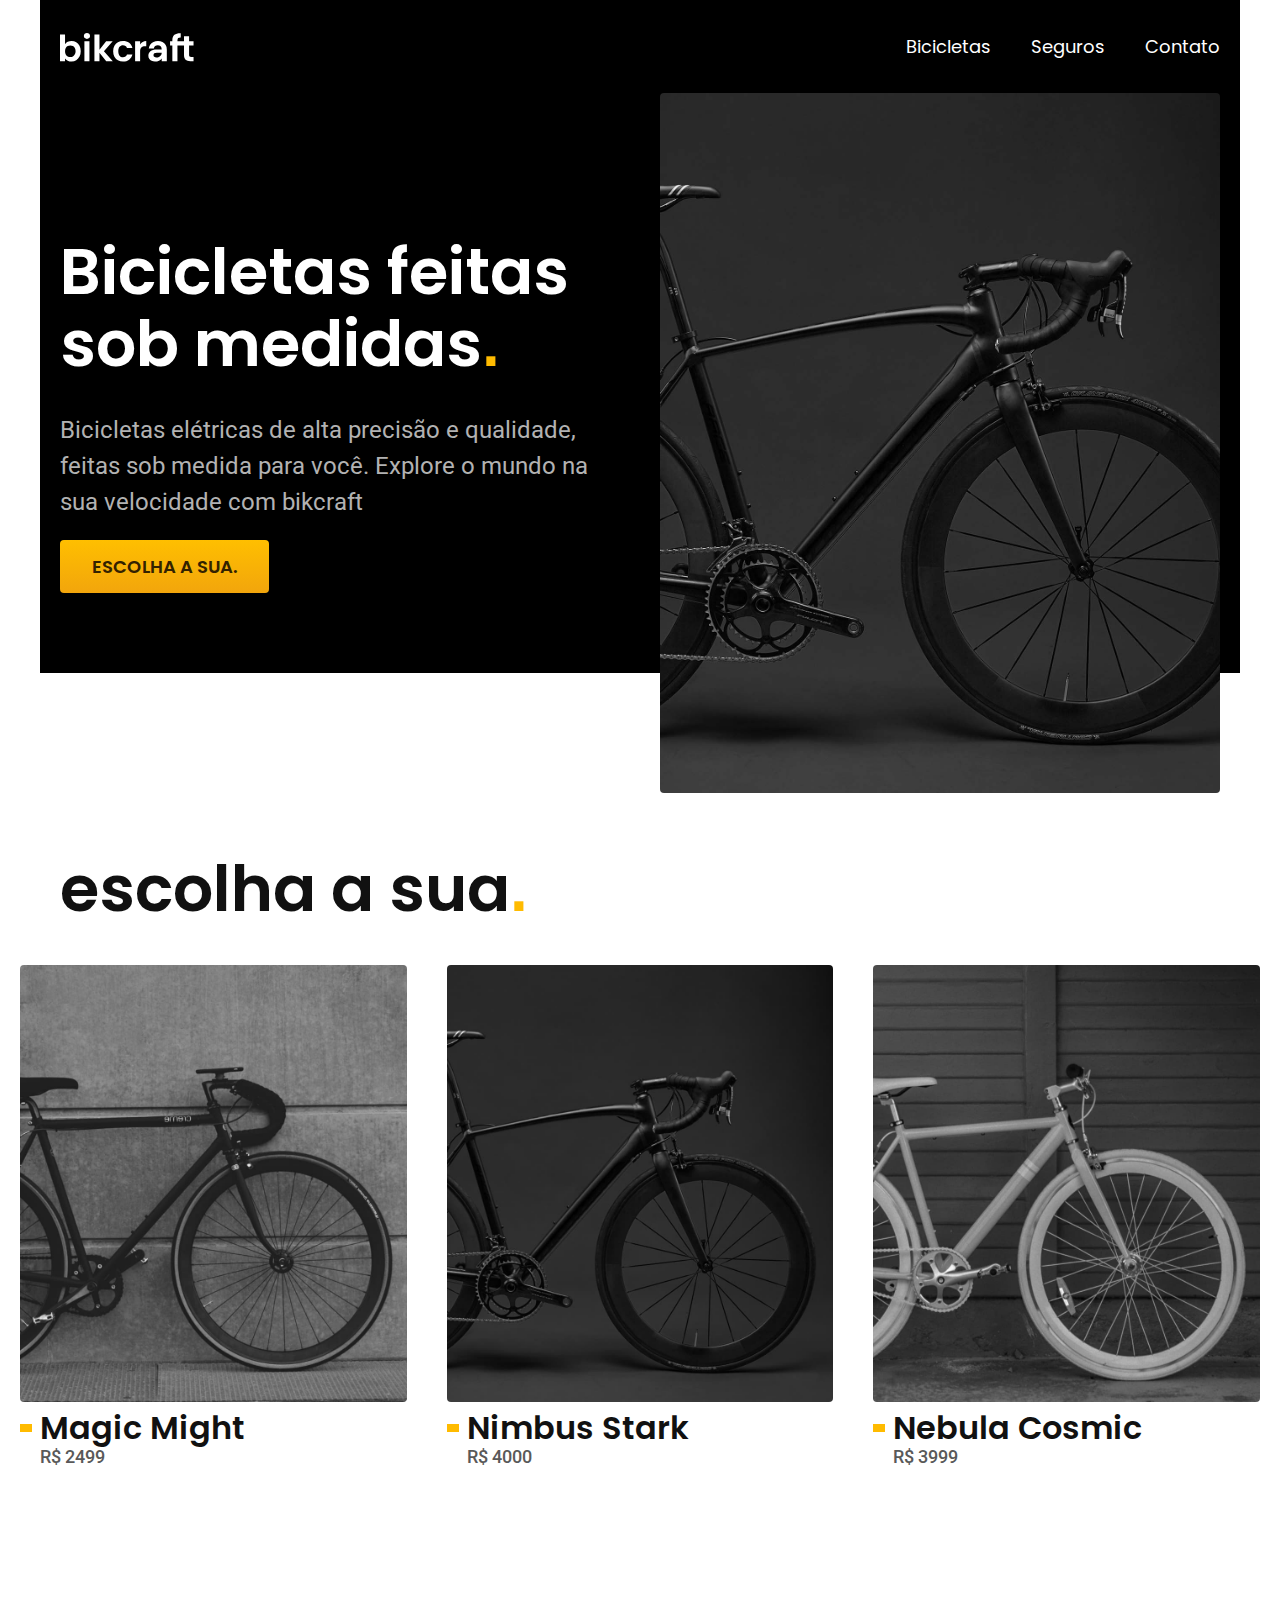
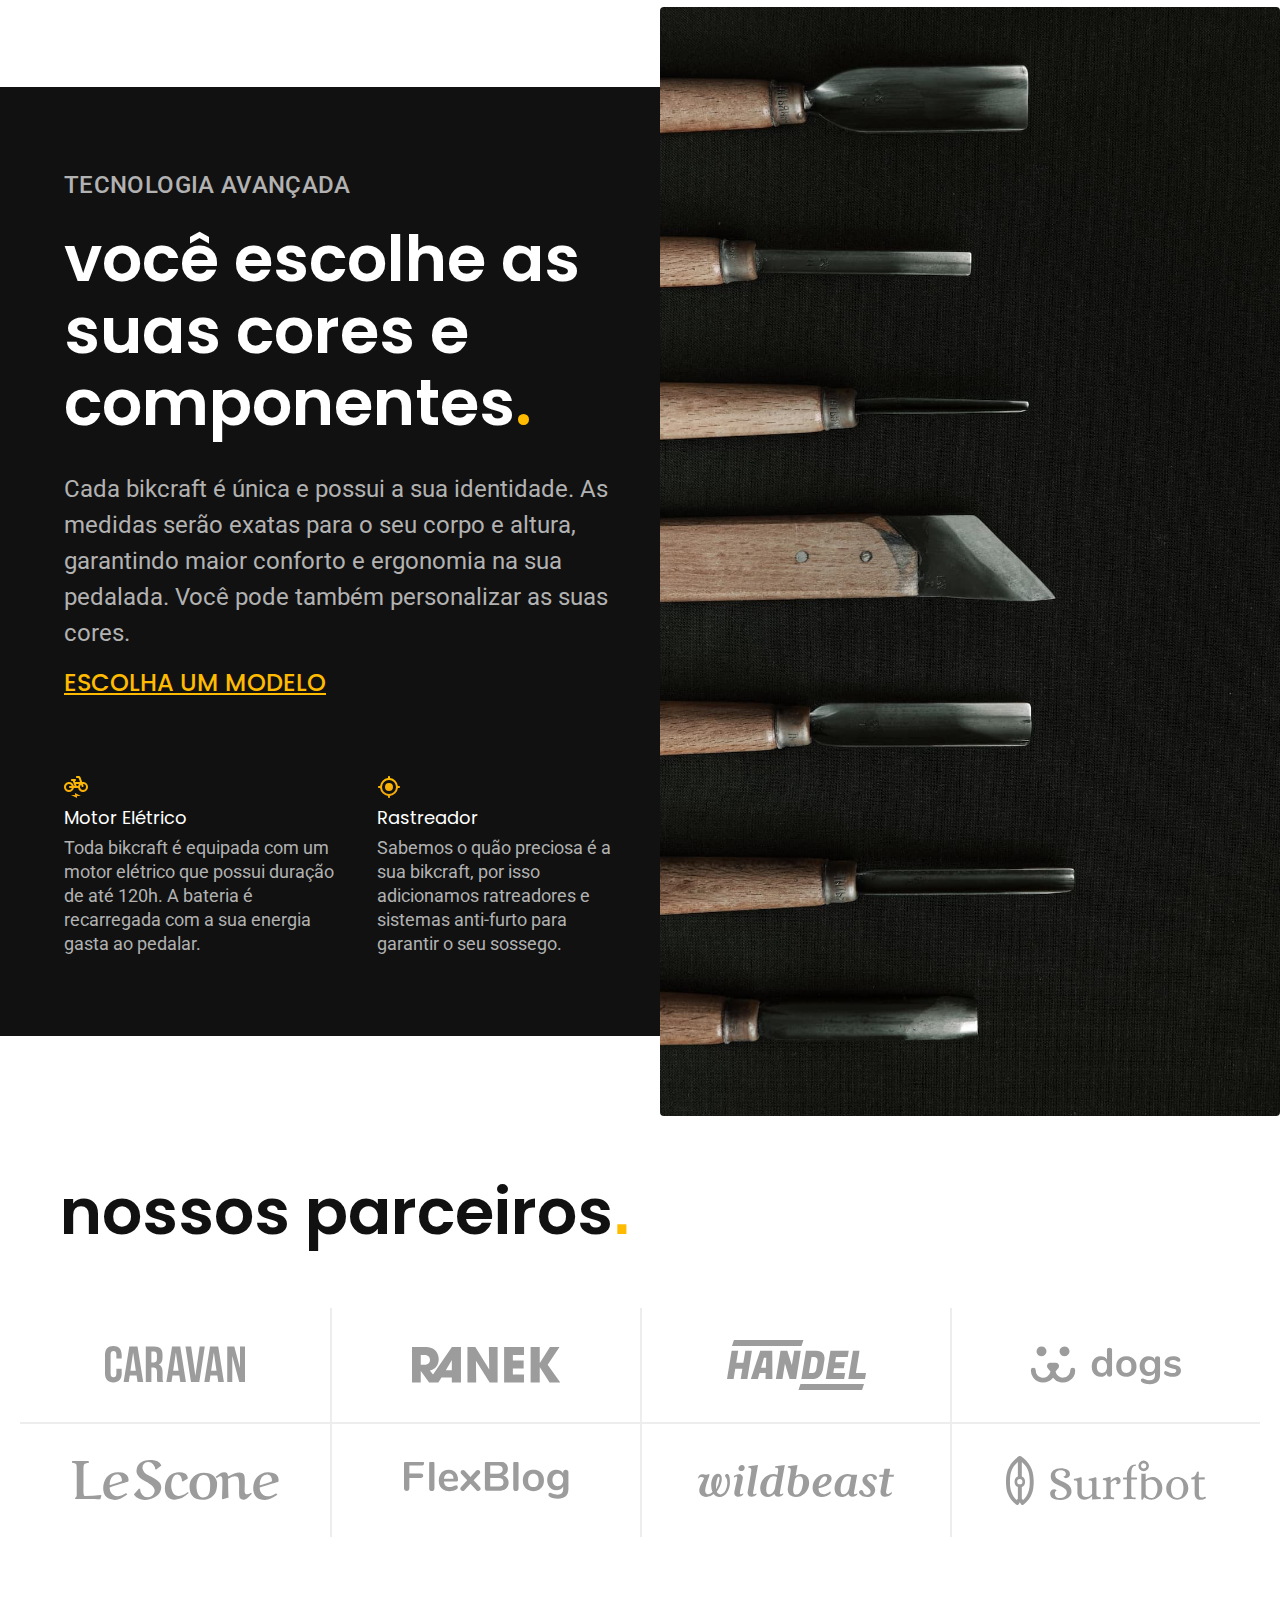
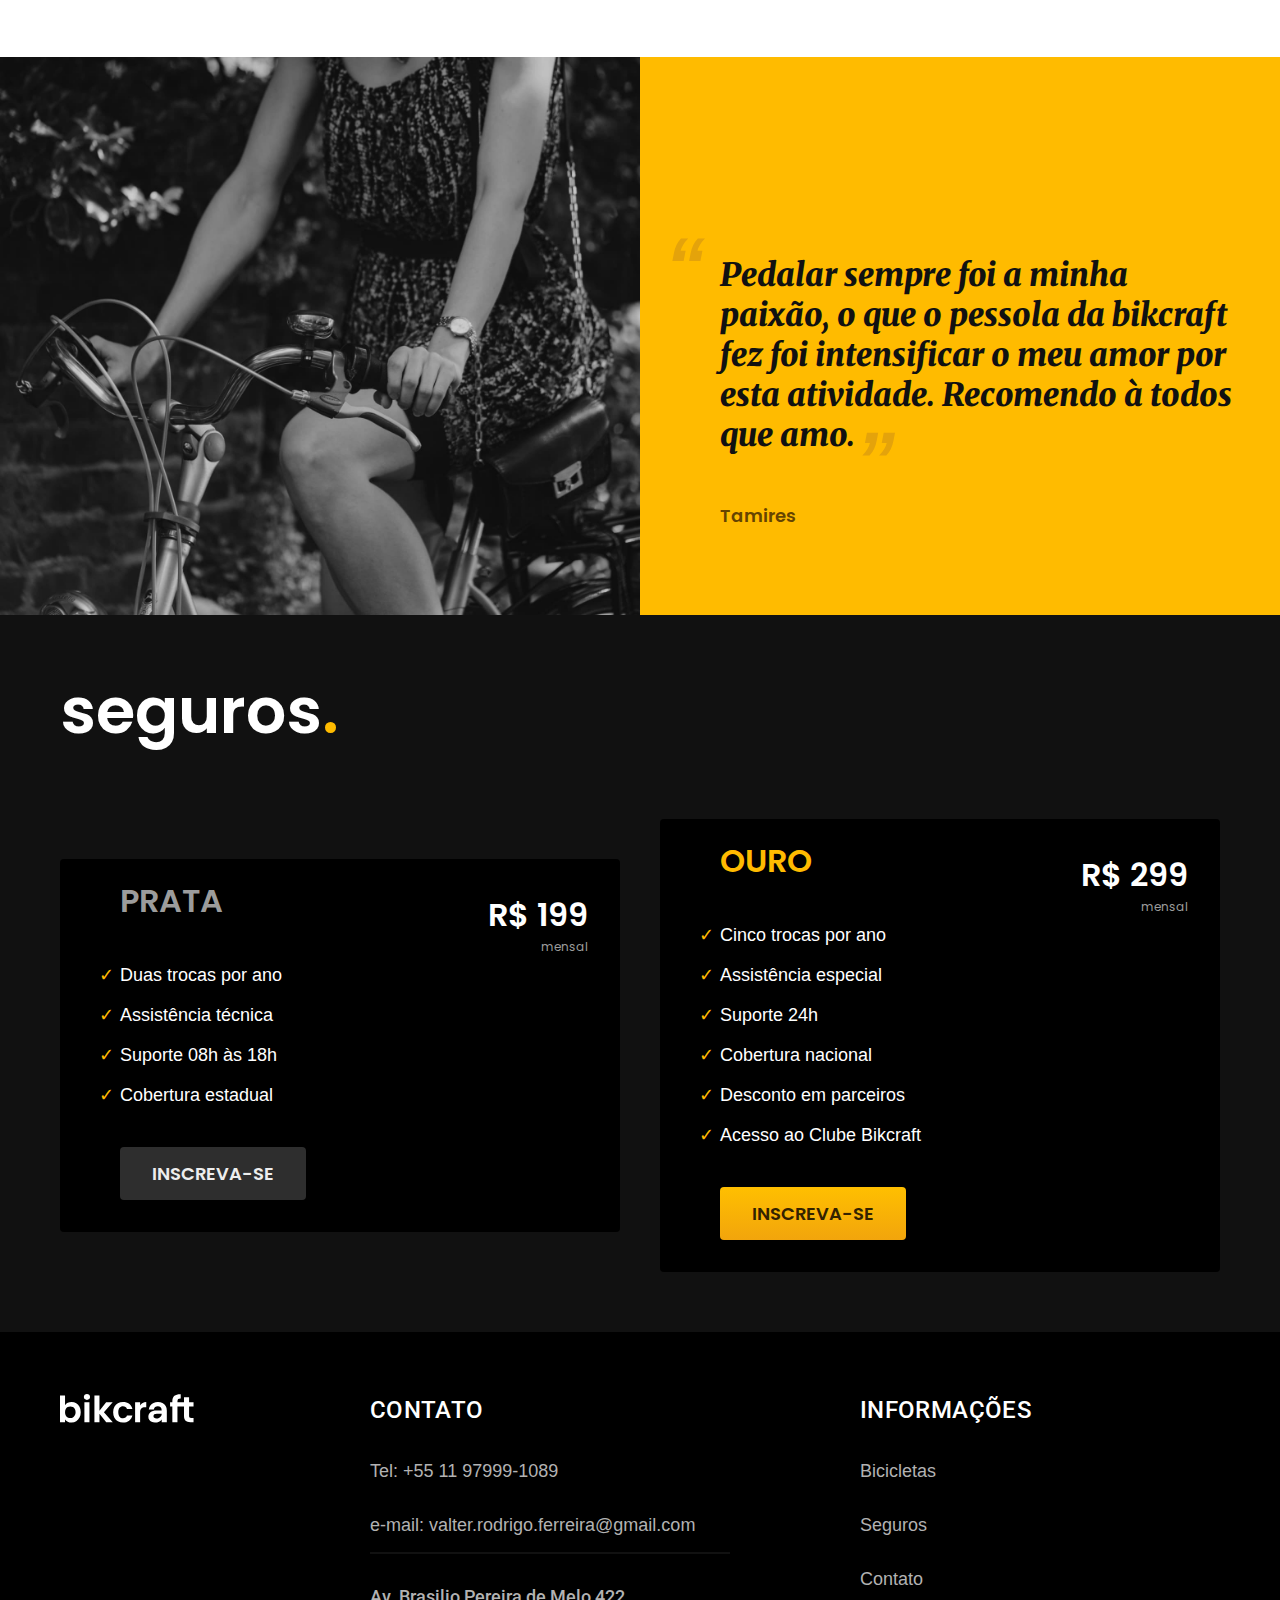
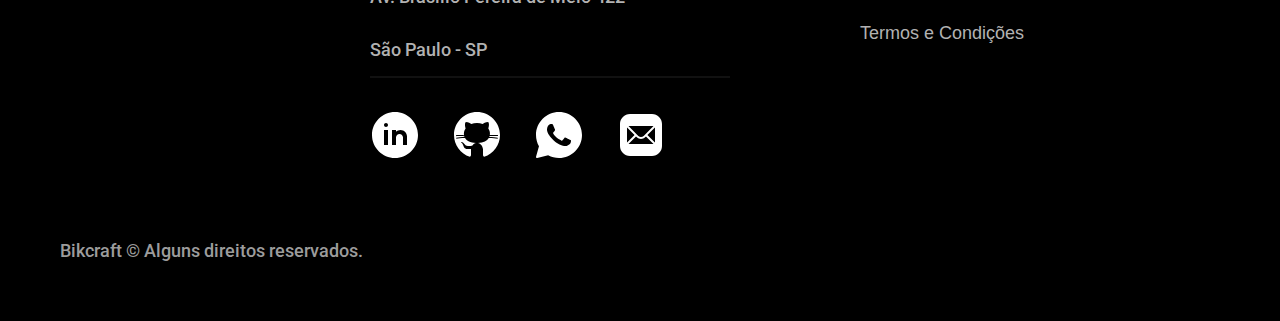
<file: index.html>
<!DOCTYPE html>
<html lang="pt-br">

<head>
  <meta charset="UTF-8">
  <meta http-equiv="X-UA-Compatible" content="IE=edge">
  <meta name="viewport" content="width=device-width, initial-scale=1.0">
  <meta name="description" content="Bicicletas elétricas de alta precisão e qualidade, feitas sob medidas para o cliente. Explore o mundo na sua velocidade com bikcraft.">


  <link rel="icon" href="./favicon.svg" width="32" heigth="32" type="image/svg+xml">
  <link rel="preload" href="./assets/css/global.css" as="style">
  <link rel="stylesheet" href="./assets/css/global.css">
  <link rel="preconnect" href="https://fonts.googleapis.com">
  <link rel="preconnect" href="https://fonts.gstatic.com" crossorigin>
  <link href="https://fonts.googleapis.com/css2?family=Merriweather:ital,wght@1,900&family=Poppins:wght@400;600&family=Roboto:wght@400;500&display=swap" rel="stylesheet">
  <title>Bicicletas Elétricas - Bikcraft</title>

  <script>document.documentElement.classList.add('js');</script>
</head>

<body>
  <header>
    <div class="header">
      <a href="./"><img src="./assets/images/img/bikcraft.svg" width="136" height="32" alt="Logo da empresa bikcraft" title="Logotipo da empresa de bicicletas elétricas bikcraft"></a>

      <nav aria-label="primaria" class="header__menu">
        <ul class="header__menu--list">
          <li><a href="./bicicletas.html">Bicicletas</a></li>
          <li><a href="./seguros.html">Seguros</a></li>
          <li><a href="./contato.html">Contato</a></li>
        </ul>
      </nav>
    </div>
  </header>

  <main class="introducao">
    <div class="introducao__conteudo">
      <div class="introducao__conteudo--info">
        <h1 class="fadeInDown" data-anime="200">Bicicletas feitas sob medidas<span class="color-ponto">.</span></h1>
        <p class="fadeInDown" data-anime="400">Bicicletas elétricas de alta precisão e qualidade, feitas sob medida para você. Explore o mundo na sua velocidade com bikcraft</p>
        <a class="botao" data-anime="600" href="./bicicletas.html">Escolha a sua.</a>
      </div>

      <picture class="introducao__img fadeInDown" data-anime="800">
        <source media="(max-width: 800px)" srcset="./assets/images/img/bicicletas/nimbus.jpg">
        <img class="imagemintroducao" src="./assets/images/img/fotos/introducao.jpg" width="1280" height="1600" alt="Foto Bicicleta eletrica preta bikcraft" title="Foto de introdução da bicicleta bikcraft na cor preta.">
      </picture>
    </div>
  </main>


  <article class="modelos">
    <h2 class="titulo-h2">escolha a sua<span>.</span></h2>
    <ul class="modelos__listas">
      <li class="modelos__listas--itens">
        <a href="./assets/bicicletas/magic.html">
          <img src="./assets/images/img/bicicletas/magic-home.jpg" width="920" height="1040" alt="Bicicleta Preta" title="Imagem de uma bicicleta preta">
          <h3>Magic Might</h3>
          <span>R$ 2499</span>
        </a>
      </li>

      <li class="modelos__listas--itens">
        <a href="./assets/bicicletas/nimbus.html">
          <img src="./assets/images/img/bicicletas/nimbus-home.jpg" width="920" height="1040" alt="Bicicleta Preta" title="Imagem de uma bicicleta preta">
          <h3>Nimbus Stark</h3>
          <span>R$ 4000</span>
        </a>
      </li>

      <li class="modelos__listas--itens">
        <a href="./assets/bicicletas/nebula.html">
          <img src="./assets/images/img/bicicletas/nebula-home.jpg" width="920" height="1040" alt="Bicicleta branca" title="Imagem de uma bicicleta na cor branca">
          <h3>Nebula Cosmic</h3>
          <span>R$ 3999</span>
        </a>
      </li>
    </ul>
  </article>

  <article class="tecnologia-bg">

    <div class="tecnologia">

      <div class="tecnologia__conteudo">

        <span>Tecnologia Avançada</span>
        <h2>você escolhe as suas cores e componentes<span>.</span></h2>
        <p class="tecnologia__conteudo--paragrafo">Cada bikcraft é única e possui a sua identidade. As medidas serão exatas para o seu corpo e altura, garantindo maior conforto e ergonomia na sua pedalada. Você pode também personalizar as suas cores.</p>
        <a class="link-tecnologia" href="./bicicletas.html">Escolha um modelo</a>
        <div class="tecnologia-vantagens">
          <div class="tecnologia__acessorios">
            <img src="./assets/images/img/icones/eletrica.svg" width="24" height="24" alt="incone bicicleta" title="icone do produto bicicleta na cor amerelo">
            <h3>Motor Elétrico</h3>
            <p>Toda bikcraft é equipada com um motor elétrico que possui duração de até 120h. A bateria é recarregada com a sua energia gasta ao pedalar.</p>
          </div>

          <div class="tecnologia__acessorios">
            <img src="./assets/images/img/icones/rastreador.svg" width="24" height="24" alt="icone de rastreador" title="incone de produto rastreador na cor amerelo">
            <h3>Rastreador</h3>
            <p>Sabemos o quão preciosa é a sua bikcraft, por isso adicionamos ratreadores e sistemas anti-furto para garantir o seu sossego.</p>
          </div>
        </div>
      </div>

      <div class="tecnologia__imagem">
        <img src="./assets/images/img/fotos/tecnologia.jpg" width="1200" height="1920" alt="imagens de ferramentas artesanais" title="imagens das ferramentas artesanais que utilzamos para a construções de nossas bicicleas que são feitas a mão">
      </div>

    </div>
  </article>

  <section class="parceiros" aria-label="Nossos Parceiros">
    <h2 class="parceiros__titulo">nossos parceiros<span>.</span></h2>
    <ul class="parceiros__lista">
      <li><img src="./assets/images/img/parceiros/caravan.svg" width="140" height="38" alt="caravan" title="logomarca dos nossos parceiros"></li>
      <li><img src="./assets/images/img/parceiros/ranek.svg" width="149" height="36" alt="ranek" title="logomarca dos nossos parceiros"></li>
      <li><img src="./assets/images/img/parceiros/handel.svg" width="139" height="50" alt="handel" title="logomarca dos nossos parceiros"></li>
      <li><img src="./assets/images/img/parceiros/dogs.svg" width="152" height="39" alt="dogs" title="logomarca dos nossos parceiros"></li>
      <li><img src="./assets/images/img/parceiros/lescone.svg" width="208" height="41" alt="lescone" title="logomarca dos nossos parceiros"></li>
      <li><img src="./assets/images/img/parceiros/flexblog.svg" width="165" height="38" alt="flexblog" title="logomarca dos nossos parceiros"></li>
      <li><img src="./assets/images/img/parceiros/wildbeast.svg" width="196" height="34" alt="wildbeast" title="logomarca dos nossos parceiros"></li>
      <li><img src="./assets/images/img/parceiros/surfbot.svg" width="200" height="49" alt="surfbot" title="logomarca dos nossos parceiros"></li>
    </ul>

  </section>

  <section class="depoimento" aria-label="Depoimento">
    <div class="depoimento__imagem">
      <img src="./assets/images/img/fotos/depoimento.jpg" width="1560" height="1360" alt="Pessoa pedalando uma bicicleta bikcraft" title="Imagem de uma pessoa pedalando uma das nossas bicicleta bikcraft, feitas a mão">
    </div>
    <div class="depoimento__conteudo">
      <blockquote class="depoimento__conteudo--cliente">
        <p>Pedalar sempre foi a minha paixão, o que o pessola da bikcraft fez foi intensificar o meu amor por esta atividade.
          Recomendo à todos que amo.
        </p>

        <span>Tamires</span>
      </blockquote>

    </div>
    </div>
  </section>

  <article class="seguros-bg">
    <div class="seguros">
      <h2>
        seguros<span>.</span>
      </h2>

      <div class="seguros__item">
        <h3 class="titulo-prata">Prata</h3>
        <span>R$ 199 <span>mensal</span></span>
        <ul class="seguros__beneficios">
          <li>Duas trocas por ano</li>
          <li>Assistência técnica</li>
          <li>Suporte 08h às 18h</li>
          <li>Cobertura estadual</li>
        </ul>
        <a class="botao-secundario" href="./orçamento.html">Inscreva-se</a>
      </div>

      <div class="seguros__item">
        <h3 class="titulo-ouro">Ouro</h3>
        <span>R$ 299 <span>mensal</span></span>
        <ul class="seguros__beneficios">
          <li>Cinco trocas por ano</li>
          <li>Assistência especial</li>
          <li>Suporte 24h</li>
          <li>Cobertura nacional</li>
          <li>Desconto em parceiros</li>
          <li>Acesso ao Clube Bikcraft</li>
        </ul>
        <a class="botao" href="./orçamento.html">Inscreva-se</a>
      </div>

    </div>
  </article>

  <footer class="footer-bg">
    <div class="footer">
      <img class="img-bikcraft" src="./assets/images/img/bikcraft.svg" alt="Logo da empresa bikcraft" title="Logotipo da empresa de bicicletas elétricas bikcraft">

      <div class="footer__contato">
        <h3>Contato</h3>
        <ul class="footer__contato--lista">
          <li><a href="tel:+5511979991089">Tel: +55 11 97999-1089</a></li>
          <li><a href="mailto:valter.rodrigo.ferreira@gmail.com">e-mail: valter.rodrigo.ferreira@gmail.com</a></li>
          <li>Av. Brasilio Pereira de Melo 422</li>
          <li>São Paulo - SP</li>
        </ul>

        <div class="footer__redes">

          <a href="https://www.linkedin.com/in/valter-ferreira-89843b224/"><img class="img-redesocial" src="./assets/images/img/redes/icons8-linkedin-circled.svg" width="50" height="50" alt="icone de rede social linkedin" title="imagem do icone da rede social likedin"></a>

          <a href="https://github.com/ValterRodrigoFerreira"><img class="img-redesocial" src="./assets/images/img/redes/icons8-github.svg" width="50" height="50" alt="icone de rede social git hub"></a>

          <a href="https://api.whatsapp.com/send?phone=5511979991089"><img class="img-redesocial" src="./assets/images/img/redes/icons8-whatsapp.svg" width="50" height="50" alt="icone de rede social whatsapp" title="imagem do icone da rede social whatsapp"></a>

          <a href="mailto:valter.rodrigo.ferreira@gmail.com"><img class="img-redesocial" src="./assets/images/img/redes/icons8-mail.svg" width="50" height="50" alt="icone de e-mail" title="imagem de um icone de e-mail"></a>
        </div>

      </div>

      <div class="footer__informacoes">
        <h3>Informações</h3>
        <nav>
          <ul class="footer__informacoes--list">
            <li><a href="./bicicletas.html">Bicicletas</a></li>
            <li><a href="./seguros.html">Seguros</a></li>
            <li><a href="./contato.html">Contato</a></li>
            <li><a href="./termos.html">Termos e Condições</a></li>
          </ul>
        </nav>
      </div>
      <p class="footer__copy">Bikcraft © Alguns direitos reservados.</p>

    </div>
  </footer>
  <script src="./assets/js/plugins/simple-anime.js"></script>
  <script src="./assets/js/script.js"></script>
</body>

</html>
</file>
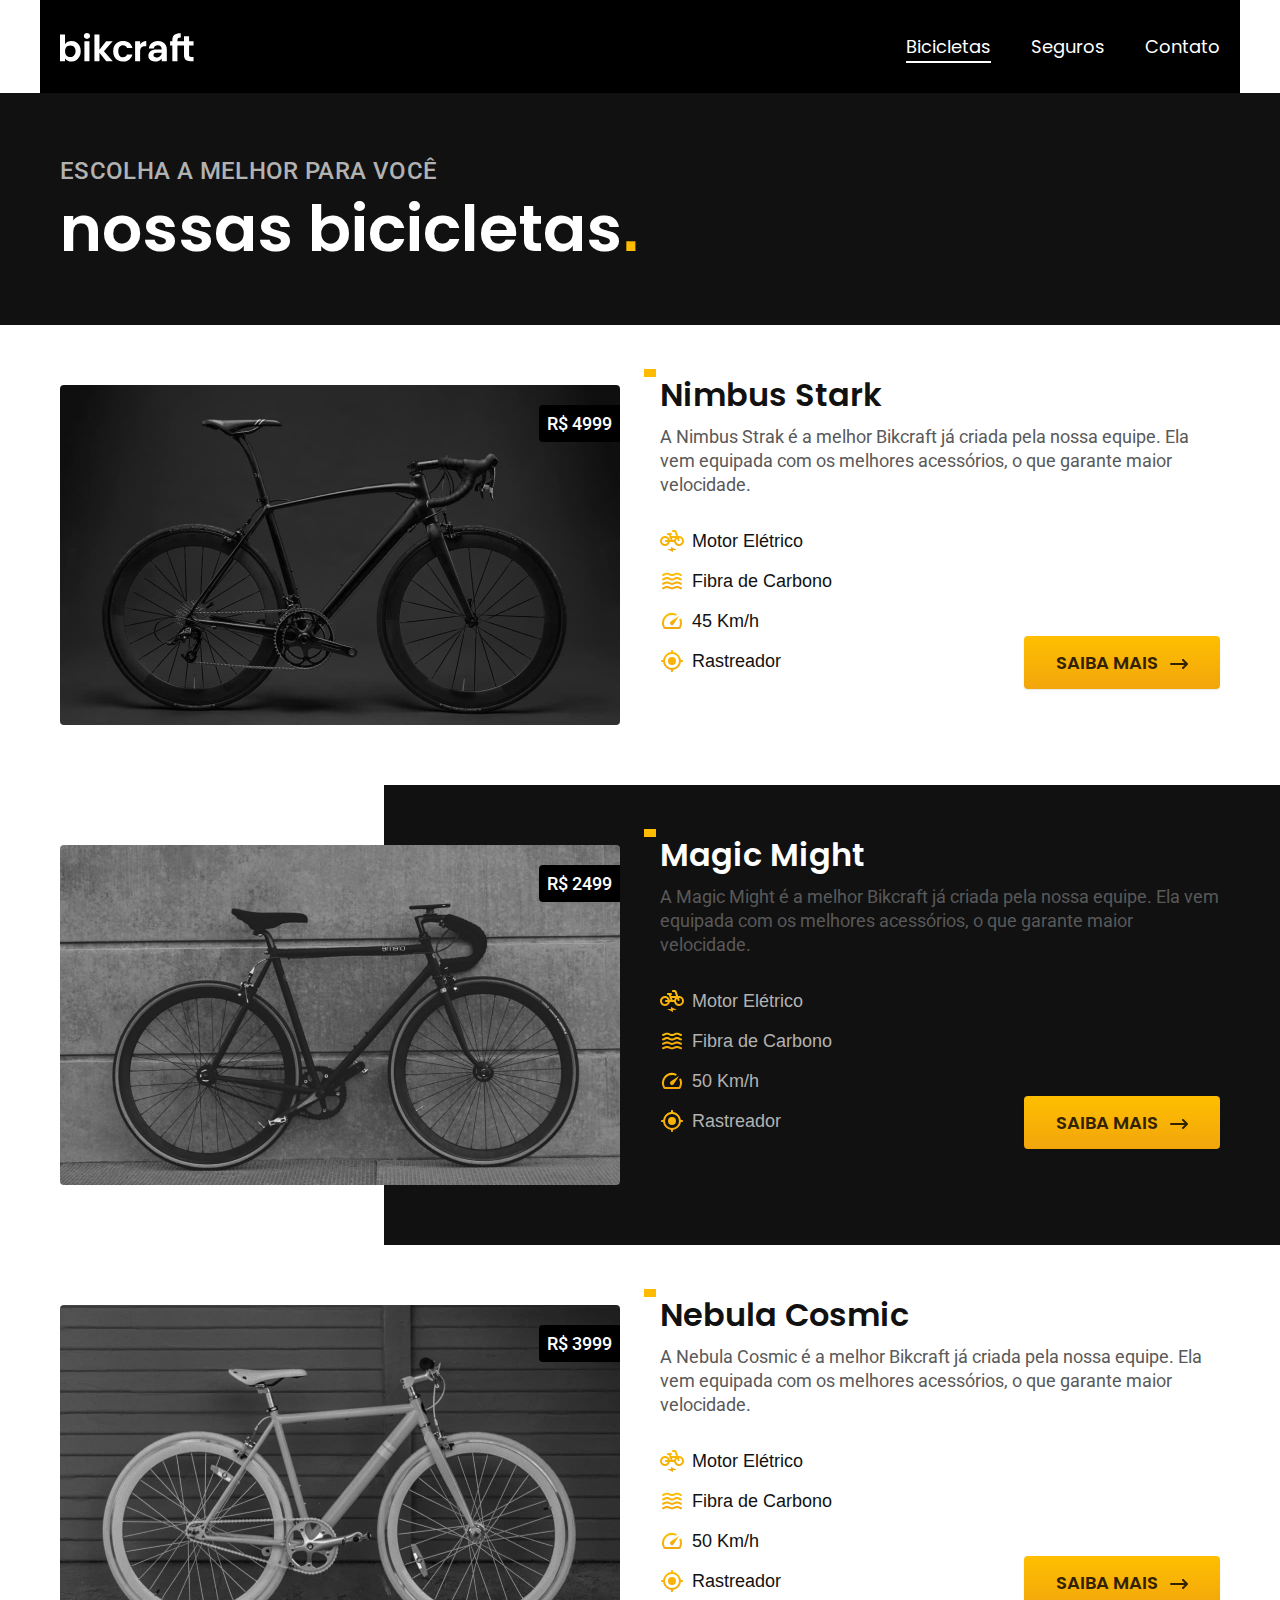
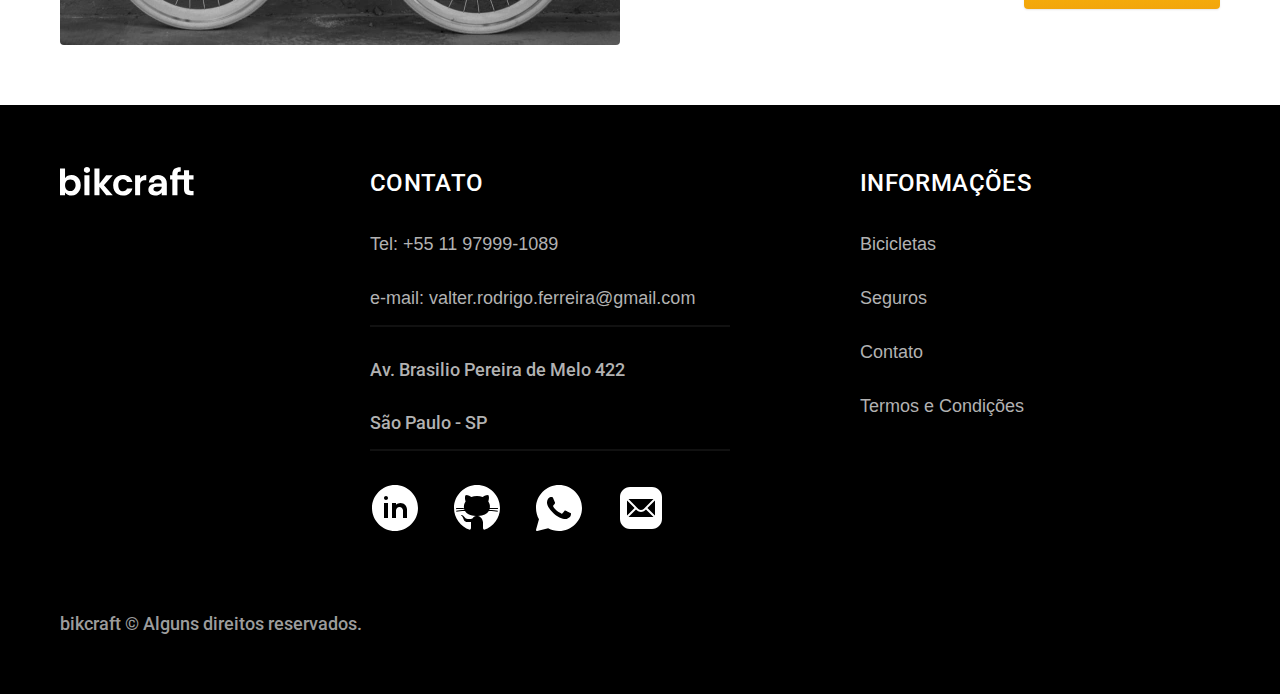
<file: bicicletas.html>
<!DOCTYPE html>
<html lang="pt-br">

<head>
  <meta charset="UTF-8">
  <meta http-equiv="X-UA-Compatible" content="IE=edge">
  <meta name="viewport" content="width=device-width, initial-scale=1.0">
  <meta name="description" content="Modelso das Bicicletas elétricas de alta precisão e qualidade, feitas sob medidas para o cliente. Explore o mundo na sua velocidade com bikcraft.">
  <link rel="icon" href="./favicon.svg" type="image/svg+xml">
  <link rel="preload" href="./assets/css/global.css" as="style">
  <link rel="stylesheet" href="./assets/css/global.css">
  <link rel="preconnect" href="https://fonts.googleapis.com">
  <link rel="preconnect" href="https://fonts.gstatic.com" crossorigin>
  <link href="https://fonts.googleapis.com/css2?family=Merriweather:ital,wght@1,900&family=Poppins:wght@400;600&family=Roboto:wght@400;500&display=swap" rel="stylesheet">
  <title>Bicicletas | Bikcraft</title>

  <script>document.documentElement.classList.add('js');</script>
</head>

<body id="bicicletas-pagina">
  <header>
    <div class="header">
      <a href="./"><img src="./assets/images/img/bikcraft.svg" alt="Logo da empresa bikcraft" title="Logotipo da empresa de bicicletas elétricas bikcraft"></a>

      <nav aria-label="primaria" class="header__menu">
        <ul class="header__menu--list">
          <li><a href="./bicicletas.html">Bicicletas</a></li>
          <li><a href="./seguros.html">Seguros</a></li>
          <li><a href="./contato.html">Contato</a></li>
        </ul>
      </nav>
    </div>
  </header>
  <main>
    <div class="termos-bg">
      <div class="termos-titulo">
        <p>Escolha a melhor para você</p>
        <h1>nossas bicicletas<span>.</span></h1>
      </div>
    </div>


    <div class="bicicletas">
      <div class="bicicletas__imagem">
        <img src="./assets/images/img/bicicletas/nimbus.jpg" width="560" height="340" alt="Bicicleta Preta" title="Imagem de um bicicleta na cor preta, chamada Magic Mike, feita pela nossa empresa bikcraft">
        <span>R$ 4999</span>
      </div>
      <div class="bicicletas__conteudo">
        <h2>Nimbus Stark</h2>
        <p>A Nimbus Strak é a melhor Bikcraft já criada pela nossa equipe. Ela vem equipada com os melhores acessórios, o que garante maior velocidade.</p>
        <ul class="bicicletas__conteudo--itens itens">
          <li><img src="./assets/images/img/icones/eletrica.svg" width="24" height="24" alt="icone de uma bicicketa" title="icone de uma bicicleta amerela bikcraft"> Motor Elétrico</li>
          <li><img src="./assets/images/img/icones/carbono.svg" width="24" height="24" alt="icone de um fibra de carbono" title="icone de uma imagem de fibra de carbono na cor amarelo"> Fibra de Carbono</li>
          <li><img src="./assets/images/img/icones/velocidade.svg" width="24" height="24" alt="icone de um velocimetro" title="icone de um velocimetro na cor amarelo"> 45 Km/h</li>
          <li><img src="./assets/images/img/icones/rastreador.svg" width="24" height="24" alt="icone de um rastreador" title="icone de um rastreador na cor amarelo"> Rastreador</li>

        </ul>
        <a class="botao-seta" href="./assets/bicicletas/nimbus.html"> Saiba Mais</a>
      </div>
    </div>


    <div class="bicicletas-bg">
      <div class="bicicletas">
        <div class="bicicletas__imagem">
          <img src="./assets/images/img/bicicletas/magic.jpg" width="560" height="340" alt="Bicicleta Preta" title="Imagem de um bicicleta na cor preta, chamada Magic Mike, feita pela nossa empresa bikcraft">
          <span>R$ 2499</span>
        </div>
        <div class="bicicletas__conteudo">
          <h2 class="bicicleta-titulo-meio">Magic Might</h2>
          <p class="bicicleta-paragrafo-meio">A Magic Might é a melhor Bikcraft já criada pela nossa equipe. Ela vem equipada com os melhores acessórios, o que garante maior velocidade.</p>
          <ul class="bicicletas__conteudo--itens">
            <li class="bicicleta-li-meio"><img src="./assets/images/img/icones/eletrica.svg" width="24" height="24" alt="icone de uma bicicketa" title="icone de uma bicicleta amerela bikcraft"> Motor Elétrico</li>
            <li class="bicicleta-li-meio"><img src="./assets/images/img/icones/carbono.svg" width="24" height="24" alt="icone de um fibra de carbono" title="icone de uma imagem de fibra de carbono na cor amarelo"> Fibra de Carbono</li>
            <li class="bicicleta-li-meio"><img src="./assets/images/img/icones/velocidade.svg" width="24" height="24" alt="icone de um velocimetro" title="icone de um velocimetro na cor amarelo"> 50 Km/h</li>
            <li class="bicicleta-li-meio"><img src="./assets/images/img/icones/rastreador.svg" width="24" height="24" alt="icone de um rastreador" title="icone de um rastreador na cor amarelo"> Rastreador</li>

          </ul>
          <a class="botao-seta" href="./assets/bicicletas/magic.html"> Saiba Mais</a>
        </div>
      </div>
    </div>


    <div class="bicicletas">
      <div class="bicicletas__imagem">
        <img src="./assets/images/img/bicicletas/nebula.jpg" width="560" height="340" alt="Bicicleta branco" title="Imagem de um bicicleta na cor branco, chamada Magic Mike, feita pela nossa empresa bikcraft">
        <span>R$ 3999</span>
      </div>
      <div class="bicicletas__conteudo">
        <h2>Nebula Cosmic</h2>
        <p>A Nebula Cosmic é a melhor Bikcraft já criada pela nossa equipe. Ela vem equipada com os melhores acessórios, o que garante maior velocidade.</p>
        <ul class="bicicletas__conteudo--itens">
          <li><img src="./assets/images/img/icones/eletrica.svg" width="24" height="24" alt="icone de uma bicicketa" title="icone de uma bicicleta amerela bikcraft"> Motor Elétrico</li>
          <li><img src="./assets/images/img/icones/carbono.svg" width="24" height="24" alt="icone de um fibra de carbono" title="icone de uma imagem de fibra de carbono na cor amarelo"> Fibra de Carbono</li>
          <li><img src="./assets/images/img/icones/velocidade.svg" width="24" height="24" alt="icone de um velocimetro" title="icone de um velocimetro na cor amarelo"> 50 Km/h</li>
          <li><img src="./assets/images/img/icones/rastreador.svg" width="24" height="24" alt="icone de um rastreador" title="icone de um rastreador na cor amarelo"> Rastreador</li>
        </ul>

        <a class="botao-seta" href="./assets/bicicletas/nebula.html"> Saiba Mais</a>
      </div>
    </div>
  </main>

  <footer class="footer-bg">
    <div class="footer">
      <img class="img-bikcraft" src="./assets/images/img/bikcraft.svg" alt="Logo da empresa bikcraft" title="Logotipo da empresa de bicicletas elétricas bikcraft">

      <div class="footer__contato">
        <h3>Contato</h3>
        <ul class="footer__contato--lista">
          <li><a href="tel:+5511979991089">Tel: +55 11 97999-1089</a></li>
          <li><a href="mailto:valter.rodrigo.ferreira@gmail.com">e-mail: valter.rodrigo.ferreira@gmail.com</a></li>
          <li>Av. Brasilio Pereira de Melo 422</li>
          <li>São Paulo - SP</li>
        </ul>

        <div class="footer__redes">

          <a href="https://www.linkedin.com/in/valter-ferreira-89843b224/"><img class="img-redesocial" src="./assets/images/img/redes/icons8-linkedin-circled.svg" width="50" height="50" alt="icone de rede social linkedin" title="imagem do icone da rede social likedin"></a>

          <a href="https://github.com/ValterRodrigoFerreira"><img class="img-redesocial" src="./assets/images/img/redes/icons8-github.svg" width="50" height="50" alt="icone de rede social git hub"></a>

          <a href="https://api.whatsapp.com/send?phone=5511979991089"><img class="img-redesocial" src="./assets/images/img/redes/icons8-whatsapp.svg" width="50" height="50" alt="icone de rede social whatsapp" title="imagem do icone da rede social whatsapp"></a>

          <a href="mailto:valter.rodrigo.ferreira@gmail.com"><img class="img-redesocial" src="./assets/images/img/redes/icons8-mail.svg" width="50" height="50" alt="icone de e-mail" title="imagem de um icone de e-mail"></a>
        </div>
      </div>

      <div class="footer__informacoes">
        <h3>Informações</h3>
        <nav>
          <ul class="footer__informacoes--list">
            <li><a href="./bicicletas.html">Bicicletas</a></li>
            <li><a href="./seguros.html">Seguros</a></li>
            <li><a href="./contato.html">Contato</a></li>
            <li><a href="./termos.html">Termos e Condições</a></li>
          </ul>
        </nav>
      </div>
      <p class="footer__copy"> bikcraft © Alguns direitos reservados.</p>
    </div>
  </footer>
  <script src="./assets/js/script.js"></script>
</body>

</html>
</file>
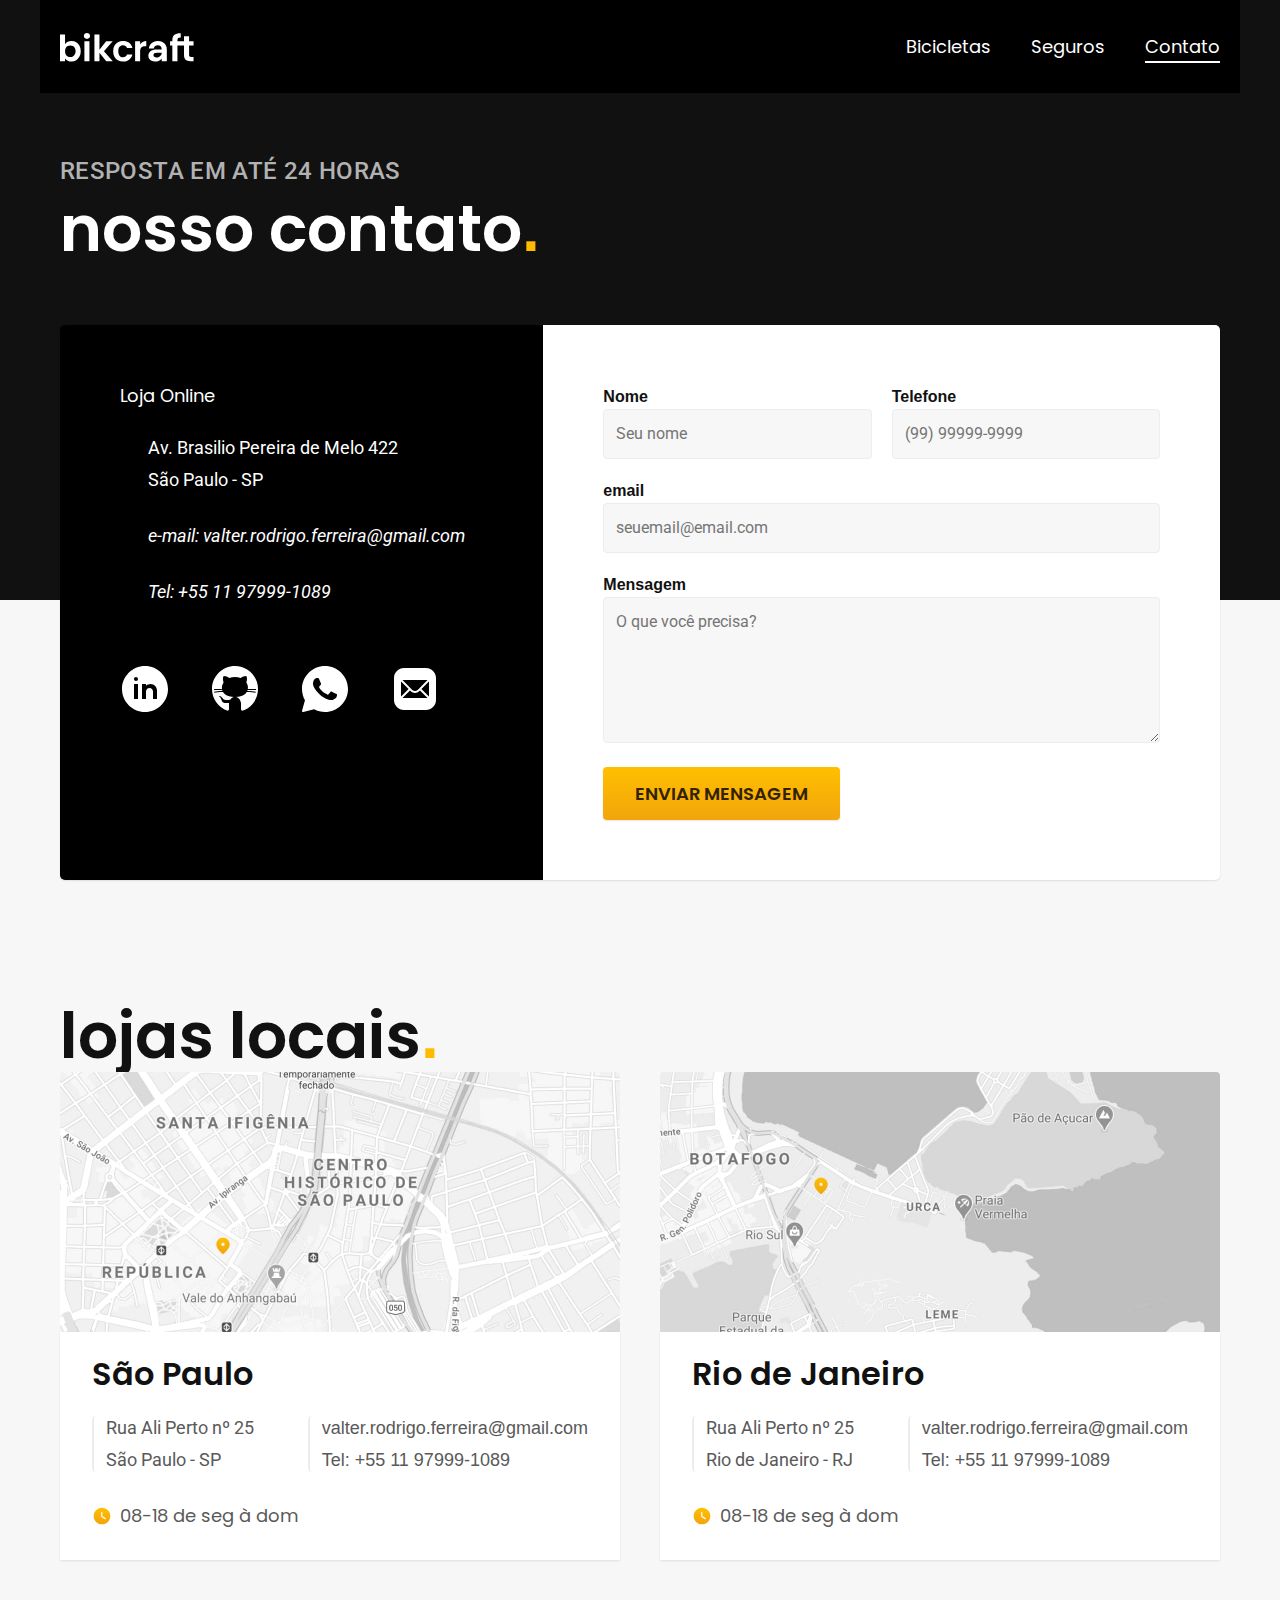
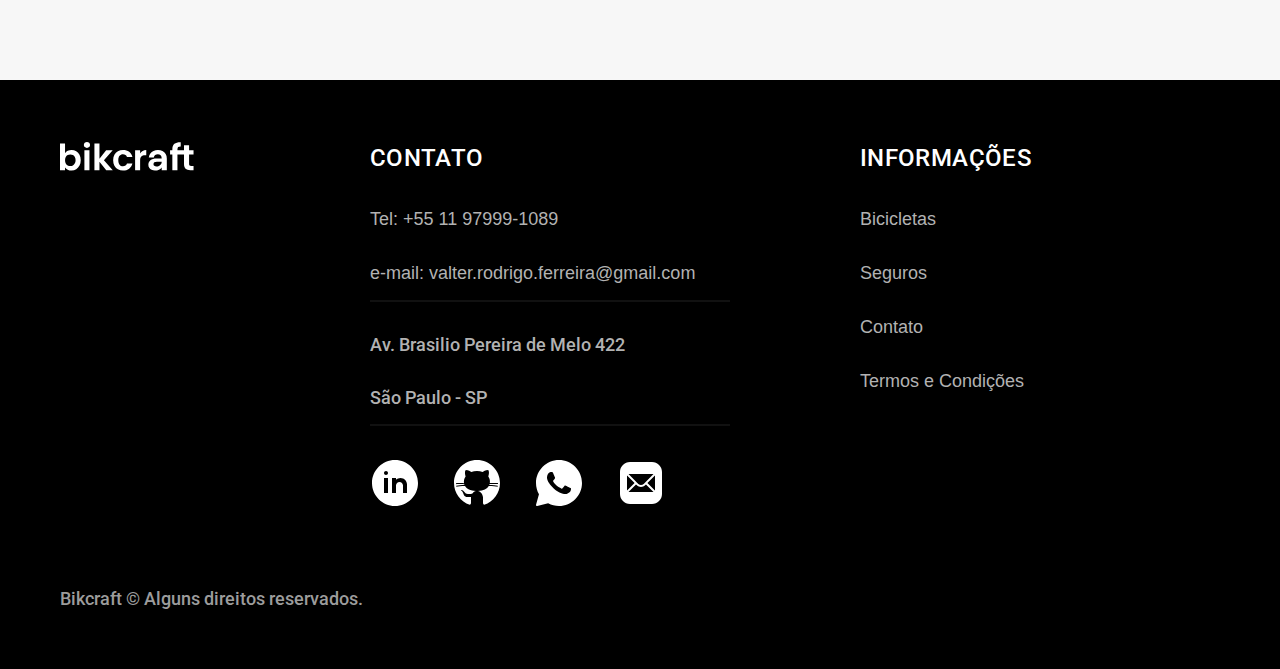
<file: contato.html>
<!DOCTYPE html>
<html lang="pt-br">

<head>
  <meta charset="UTF-8">
  <meta http-equiv="X-UA-Compatible" content="IE=edge">
  <meta name="viewport" content="width=device-width, initial-scale=1.0">
  <meta name="description" content="Termos e condições das Bicicletas elétricas de alta precisão e qualidade, feitas sob medidas para o cliente. Explore o mundo na sua velocidade com bikcraft.">
  <link rel="icon" href="./favicon.svg" type="image/svg+xml">
  <link rel="preload" href="./assets/css/global.css" as="style">
  <link rel="stylesheet" href="./assets/css/global.css">
  <link rel="preconnect" href="https://fonts.googleapis.com">
  <link rel="preconnect" href="https://fonts.gstatic.com" crossorigin>
  <link href="https://fonts.googleapis.com/css2?family=Merriweather:ital,wght@1,900&family=Poppins:wght@400;600&family=Roboto:wght@400;500&display=swap" rel="stylesheet">
  <title>Contato | Bikcraft</title>

  <script>document.documentElement.classList.add('js');</script>
</head>

<body id="contato">
  <header>
    <div class="header">
      <a href="./"><img src="./assets/images/img/bikcraft.svg" width="136" height="32" alt="Logo da empresa bikcraft" title="Logotipo da empresa de bicicletas elétricas bikcraft"></a>

      <nav aria-label="primaria" class="header__menu">
        <ul class="header__menu--list">
          <li><a href="./bicicletas.html">Bicicletas</a></li>
          <li><a href="./seguros.html">Seguros</a></li>
          <li><a href="./contato.html">Contato</a></li>
        </ul>
      </nav>
    </div>
  </header>
  <main>
    <div class="termos-bg">
      <div class="termos-titulo">
        <p>Resposta em até 24 horas</p>
        <h1>nosso contato<span>.</span></h1>
      </div>
    </div>

    <div class="contato">
      <section class="contato__endereco" aria-label="Endereço">
        <h2>Loja Online</h2>

        <div class="contato__endereco--end">
          <p>Av. Brasilio Pereira de Melo 422</p>
          <p>São Paulo - SP</p>
        </div>
        <address class="contato__meios">
          <a href="mailto:valter.rodrigo.ferreira@gmail.com">e-mail: valter.rodrigo.ferreira@gmail.com</a>
          <a href="tel:+5511979991089">Tel: +55 11 97999-1089</a>
        </address>

        <div class="contato__redes contato-bg">
          <a href="https://www.linkedin.com/in/valter-ferreira-89843b224/"><img class="img-redesocial" src="./assets/images/img/redes/icons8-linkedin-circled.svg" width="50" height="50" alt="icone de rede social linkedin" title="imagem do icone da rede social likedin"></a>

          <a href="https://github.com/ValterRodrigoFerreira"><img class="img-redesocial" src="./assets/images/img/redes/icons8-github.svg" width="50" height="50" alt="icone de rede social git hub"></a>

          <a href="https://api.whatsapp.com/send?phone=5511979991089"><img class="img-redesocial" src="./assets/images/img/redes/icons8-whatsapp.svg" width="50" height="50" alt="icone de rede social whatsapp" title="imagem do icone da rede social whatsapp"></a>

          <a href="mailto:valter.rodrigo.ferreira@gmail.com"><img class="img-redesocial" src="./assets/images/img/redes/icons8-mail.svg" width="50" height="50" alt="icone de e-mail" title="imagem de um icone de e-mail"></a>
        </div>
      </section>

      <section class="contato__formulario" aria-label="Formulário">
        <form class="form" action="./contato.html">
          <div>
            <label for="nome">Nome</label>
            <input class="estilo-input-textarea" type="text" id="nome" name="nome" placeholder="Seu nome">
          </div>

          <div>
            <label for="tel">Telefone</label>
            <input class="estilo-input-textarea" type="text" id="telefone" name="telefone" placeholder="(99) 99999-9999">
          </div>

          <div class="col-2">
            <label for="email">email</label>
            <input class="estilo-input-textarea" type="email" id="email" name="email" placeholder="seuemail@email.com">
          </div>

          <div class="col-2">
            <label for="mensagem">Mensagem</label>
            <textarea class="estilo-input-textarea" rows="5" type="mensagem" id="mensagem" name="mensagem" placeholder="O que você precisa?"></textarea>
          </div>
          <button class="botao col-2">Enviar Mensagem</button>
        </form>
      </section>
    </div>
  </main>

  <article class="lojas">
    <h2>lojas locais<span>.</span></h2>

    <div class="lojas__localizacao">
      <img src="/assets/images/img/lojas/sp.jpg" width="1120" height="520" alt="Mapa ficticio marcando o endereço da loja fisica" title="imagem de um mapa, mostrando a loaclização da nossa loja física">
      <div class="lojas__conteudo">
        <h3>São Paulo</h3>
        <div class="lojas__endereco">
          <p>Rua Ali Perto nº 25</p>
          <p>São Paulo - SP</p>
        </div>

        <div class="lojas__endereco">
          <a href="mailto:valter.rodrigo.ferreira@gmail.com">valter.rodrigo.ferreira@gmail.com</a>
          <a href="tel:+5511979991089">Tel: +55 11 97999-1089</a>
        </div>
        <p class="lojas-tempo"><img src="./assets/images/img/icones/horario.svg" width="20" height="20" alt="icone de um relógio" title="icone de um relógio na cor amarelo, idicando o horário de funcionamento da loja"> 08-18 de seg à dom</p>
      </div>
    </div>

    <div class="lojas__localizacao">
      <img src="/assets/images/img/lojas/rj.jpg" width="1120" height="520" alt="Mapa ficticio marcando o endereço da loja física" title="imagem de um mapa, mostrando a loaclização da nossa loja física">
      <div class="lojas__conteudo">
        <h3>Rio de Janeiro</h3>
        <div class="lojas__endereco">
          <p>Rua Ali Perto nº 25</p>
          <p>Rio de Janeiro - RJ</p>
        </div>

        <div class="lojas__endereco">
          <a href="mailto:valter.rodrigo.ferreira@gmail.com">valter.rodrigo.ferreira@gmail.com</a>
          <a href="tel:+5511979991089">Tel: +55 11 97999-1089</a>
        </div>
        <p class="lojas-tempo"><img src="./assets/images/img/icones/horario.svg" width="20" height="20" alt="icone de um relógio" title="icone de um relógio na cor amarelo, idicando o horário de funcionamento da loja"> 08-18 de seg à dom</p>
      </div>
    </div>
  </article>

  <footer class="footer-bg">
    <div class="footer">
      <img class="img-bikcraft" src="./assets/images/img/bikcraft.svg" alt="Logo da empresa bikcraft" title="Logotipo da empresa de bicicletas elétricas bikcraft">

      <div class="footer__contato">
        <h3>Contato</h3>
        <ul class="footer__contato--lista">
          <li><a href="tel:+5511979991089">Tel: +55 11 97999-1089</a></li>
          <li><a href="mailto:valter.rodrigo.ferreira@gmail.com">e-mail: valter.rodrigo.ferreira@gmail.com</a></li>
          <li>Av. Brasilio Pereira de Melo 422</li>
          <li>São Paulo - SP</li>
        </ul>

        <div class="footer__redes">

          <a href="https://www.linkedin.com/in/valter-ferreira-89843b224/"><img class="img-redesocial" src="./assets/images/img/redes/icons8-linkedin-circled.svg" width="50" height="50" alt="icone de rede social linkedin" title="imagem do icone da rede social likedin"></a>

          <a href="https://github.com/ValterRodrigoFerreira"><img class="img-redesocial" src="./assets/images/img/redes/icons8-github.svg" width="50" height="50" alt="icone de rede social git hub"></a>

          <a href="https://api.whatsapp.com/send?phone=5511979991089"><img class="img-redesocial" src="./assets/images/img/redes/icons8-whatsapp.svg" width="50" height="50" alt="icone de rede social whatsapp" title="imagem do icone da rede social whatsapp"></a>

          <a href="mailto:valter.rodrigo.ferreira@gmail.com"><img class="img-redesocial" src="./assets/images/img/redes/icons8-mail.svg" width="50" height="50" alt="icone de e-mail" title="imagem de um icone de e-mail"></a>
        </div>

      </div>

      <div class="footer__informacoes">
        <h3>Informações</h3>
        <nav>
          <ul class="footer__informacoes--list">
            <li><a href="./bicicletas.html">Bicicletas</a></li>
            <li><a href="./seguros.html">Seguros</a></li>
            <li><a href="./contato.html">Contato</a></li>
            <li><a href="./termos.html">Termos e Condições</a></li>
          </ul>
        </nav>
      </div>
      <p class="footer__copy">Bikcraft © Alguns direitos reservados.</p>
    </div>

  </footer>

  <script src="./assets/js/script.js"></script>
</body>

</html>
</file>
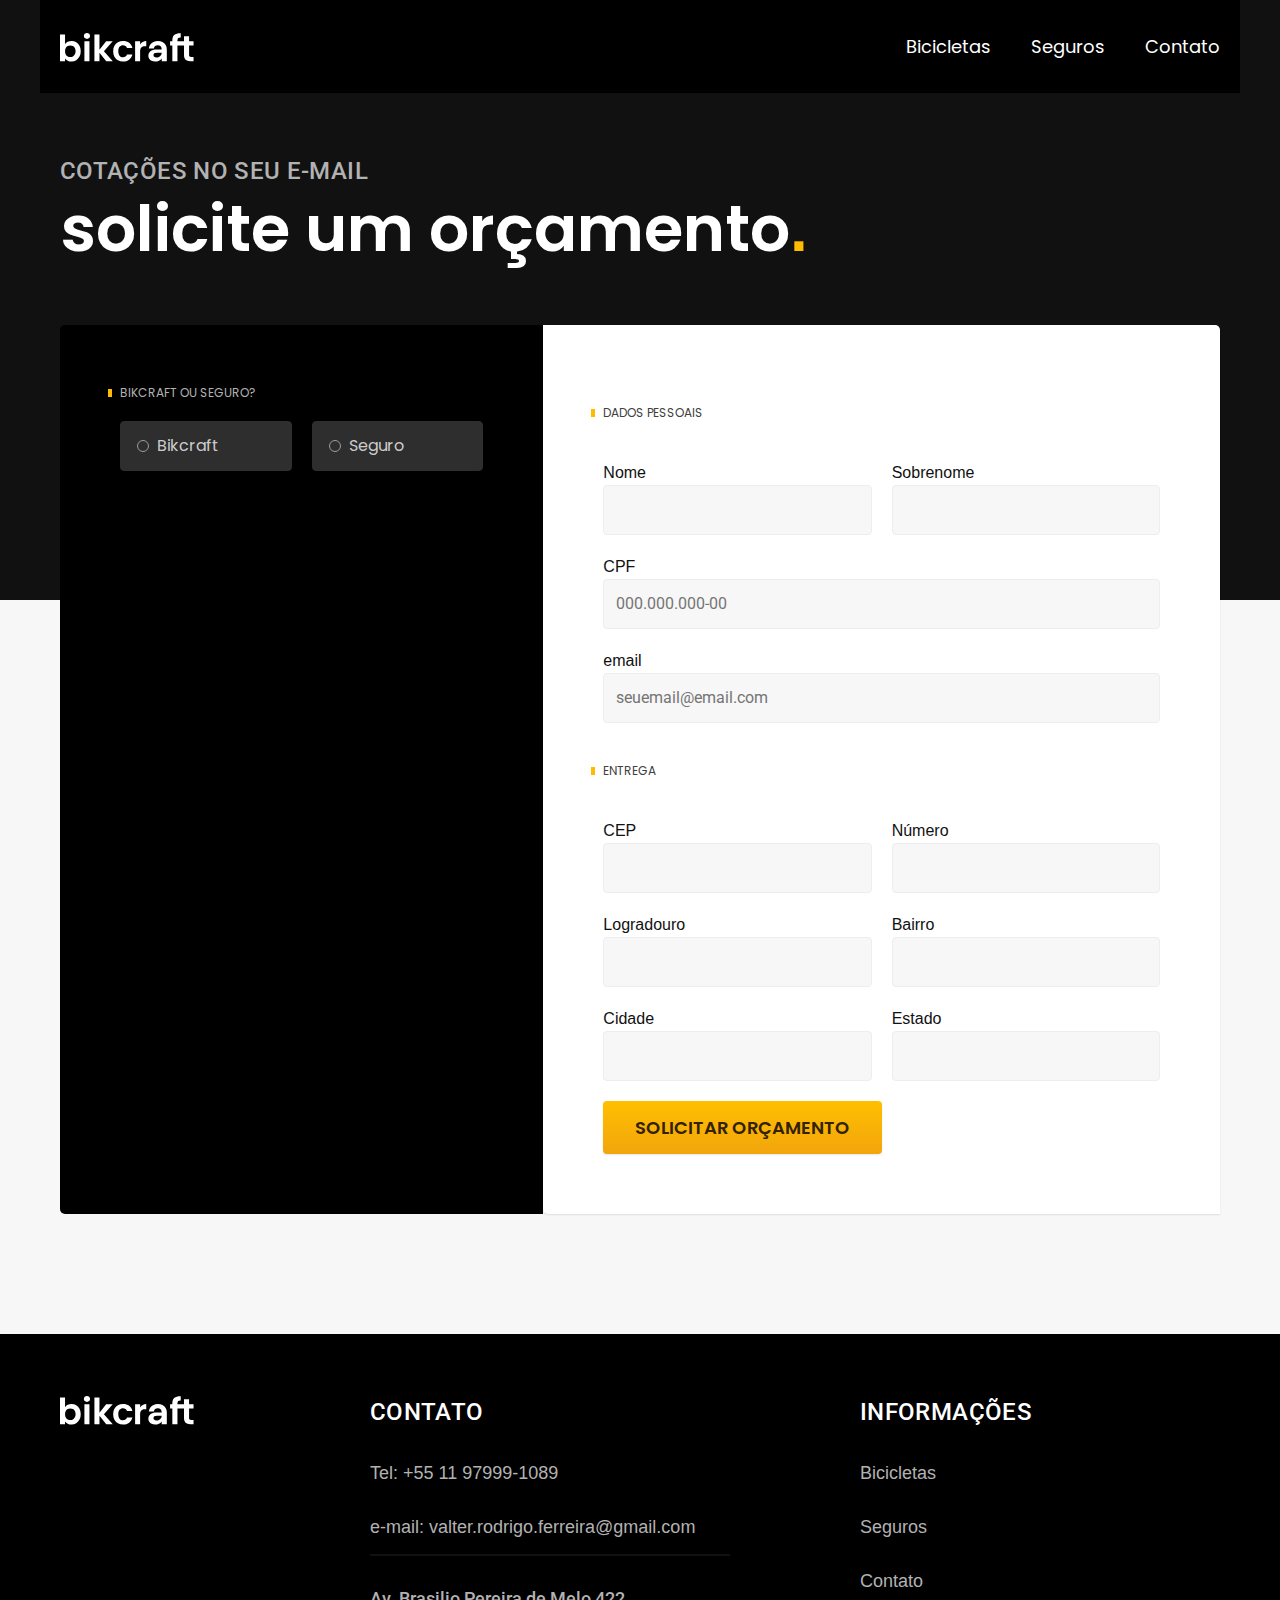
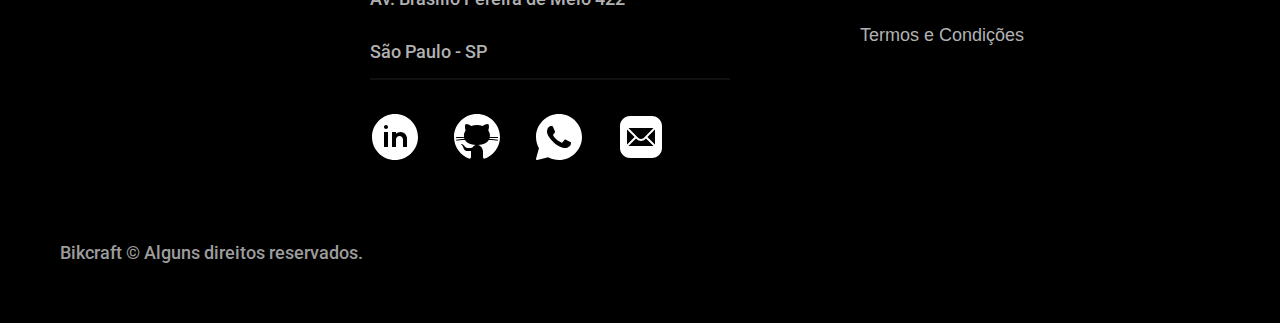
<file: orcamento.html>
<!DOCTYPE html>
<html lang="pt-br">

<head>
  <meta charset="UTF-8">
  <meta http-equiv="X-UA-Compatible" content="IE=edge">
  <meta name="viewport" content="width=device-width, initial-scale=1.0">
  <meta name="description" content="Termos e condições das Bicicletas elétricas de alta precisão e qualidade, feitas sob medidas para o cliente. Explore o mundo na sua velocidade com bikcraft.">
  <link rel="icon" href="./favicon.svg" type="image/svg+xml">
  <link rel="preload" href="./assets/css/global.css" as="style">
  <link rel="stylesheet" href="./assets/css/global.css">
  <link rel="preconnect" href="https://fonts.googleapis.com">
  <link rel="preconnect" href="https://fonts.gstatic.com" crossorigin>
  <link href="https://fonts.googleapis.com/css2?family=Merriweather:ital,wght@1,900&family=Poppins:wght@400;600&family=Roboto:wght@400;500&display=swap" rel="stylesheet">
  <title>Orçamento | Bikcraft</title>

  <script>document.documentElement.classList.add('js');</script>
</head>

<body id="orcamento">
  <header>
    <div class="header">
      <a href="./"><img src="./assets/images/img/bikcraft.svg" width="136" height="32" alt="Logo da empresa bikcraft" title="Logotipo da empresa de bicicletas elétricas bikcraft"></a>

      <nav aria-label="primaria" class="header__menu">
        <ul class="header__menu--list">
          <li><a href="./bicicletas.html">Bicicletas</a></li>
          <li><a href="./seguros.html">Seguros</a></li>
          <li><a href="./contato.html">Contato</a></li>
        </ul>
      </nav>
    </div>
  </header>
  <main>
    <div class="termos-bg">
      <div class="termos-titulo">
        <p>Cotações no seu e-mail</p>
        <h1>solicite um orçamento<span>.</span></h1>
      </div>
    </div>
    <form class="orcamento" action="./">

      <div class="orcamento__produto">
        <h2> Bikcraft ou Seguro?</h2>

        <input type="radio" name="tipo" value="bikcraft" id="bikcraft">
        <label for="bikcraft">Bikcraft</label>

        <input type="radio" name="tipo" value="seguro" id="seguro">
        <label for="seguro">Seguro</label>

        <div class="orcamento__conteudo" id="orcamento-seguro">
          <h2>Escolha a sua</h2>

          <input type="radio" name="produto" value="nimbus" id="nimbus">
          <label for="nimbus">Nimbus Stark <span>R$ 4999</span></label>
          <div class="orcamento__detalhes">
            <ul>
              <li><img src="./assets/images/img/icones/eletrica.svg" width="24" height="24" alt="icone de uma bicicketa" title="icone de uma bicicleta amerela bikcraft"> Motor Elétrico>Motor Elétrico</li>
              <li><img src="./assets/images/img/icones/carbono.svg" width="24" height="24" alt="icone de um fibra de carbono" title="icone de uma imagem de fibra de carbono na cor amarelo">Fibra de Carbono</li>
              <li><img src="./assets/images/img/icones/velocidade.svg" width="24" height="24" alt="icone de um velocimetro" title="icone de um velocimetro na cor amarelo">50 km/h</li>
              <li><img src="./assets/images/img/icones/rastreador.svg" width="24" height="24" alt="icone de um rastreador" title="icone de um rastreador na cor amarelo">Rastreador</li>
            </ul>
            <img src="./assets/images/img/bicicletas/nimbus.jpg" width="120" height="680" alt="Bicicleta Preta" title="Imagem de um bicicleta na cor preta, chamada nimbus, feita pela nossa empresa bikcraft">
          </div>

          <input type="radio" name="produto" value="magic" id="magic">
          <label for="magic">Magic Might <span>R$ 2499</span></label>
          <div class="orcamento__detalhes">
            <ul>
              <li><img src="./assets/images/img/icones/eletrica.svg" width="24" height="24" alt="icone de uma bicicketa" title="icone de uma bicicleta amerela bikcraft"> Motor Elétrico>Motor Elétrico</li>
              <li><img src="./assets/images/img/icones/carbono.svg" width="24" height="24" alt="icone de um fibra de carbono" title="icone de uma imagem de fibra de carbono na cor amarelo">Fibra de Carbono</li>
              <li><img src="./assets/images/img/icones/velocidade.svg" width="24" height="24" alt="icone de um velocimetro" title="icone de um velocimetro na cor amarelo">45 km/h</li>
              <li><img src="./assets/images/img/icones/rastreador.svg" width="24" height="24" alt="icone de um rastreador" title="icone de um rastreador na cor amarelo">Rastreador</li>
            </ul>
            <img src="./assets/images/img/bicicletas/magic.jpg" width="120" height="680" alt="Bicicleta Preta" title="Imagem de um bicicleta na cor preta, chamada Magic Mike, feita pela nossa empresa bikcraft">
          </div>
          <input type="radio" name="produto" value="nebula" id="nebula">
          <label for="nebula">Nebula Cosmic <span>R$ 3999</span></label>
          <div class="orcamento__detalhes">
            <ul>
              <li><img src="./assets/images/img/icones/eletrica.svg" width="24" height="24" alt="icone de uma bicicketa" title="icone de uma bicicleta amerela bikcraft"> Motor Elétrico>Motor Elétrico</li>
              <li><img src="./assets/images/img/icones/carbono.svg" width="24" height="24" alt="icone de um fibra de carbono" title="icone de uma imagem de fibra de carbono na cor amarelo">Fibra de Carbono</li>
              <li><img src="./assets/images/img/icones/velocidade.svg" width="24" height="24" alt="icone de um velocimetro" title="icone de um velocimetro na cor amarelo">40 km/h</li>
              <li><img src="./assets/images/img/icones/rastreador.svg" width="24" height="24" alt="icone de um rastreador" title="icone de um rastreador na cor amarelo">Rastreador</li>
            </ul>
            <img src="./assets/images/img/bicicletas/nebula.jpg" width="120" height="680" alt="Bicicleta Preta" title="Imagem de um bicicleta na cor branco, chamada nebula, feita pela nossa empresa bikcraft">
          </div>
        </div>

        <div class="orcamento__conteudo" id="orcamento-bikcraft">
          <h2>Escolha o Plano</h2>

          <input type="radio" name="produto" value="prata" id="prata">
          <label for="prata">Prata <span>R$ 199</span></label>

          <input type="radio" name="produto" value="ouro" id="ouro">
          <label for="ouro">Ouro <span>R$ 299</span></label>
        </div>
      </div>

      <div class="orcamento__dados form">
        <h2 class="col-2">dados pessoais</h2>

        <div>
          <label for="nome">Nome</label>
          <input class="estilo-input-textarea" type="text" id="nome" name="nome">
        </div>

        <div>
          <label for="sobrenome">Sobrenome</label>
          <input class="estilo-input-textarea" type="text" id="sobrenome" name="sobrenome">
        </div>

        <div class="col-2">
          <label for="cpf">CPF</label>
          <input class="estilo-input-textarea" type="text" id="cpf" name="cpf" placeholder="000.000.000-00">
        </div>

        <div class="col-2">
          <label for="email">email</label>
          <input class="estilo-input-textarea" type="email" id="email" name="email" placeholder="seuemail@email.com">
        </div>

        <h2 class="col-2">Entrega</h2>
        <div>
          <label for="cep">CEP</label>
          <input class="estilo-input-textarea" type="text" id="cep" name="cep">
        </div>

        <div>
          <label for="numero">Número</label>
          <input class="estilo-input-textarea" type="text" id="numero" name="numero">
        </div>

        <div>
          <label for="logradouro">Logradouro</label>
          <input class="estilo-input-textarea" type="text" id="logradouro" name="logradouro">
        </div>

        <div>
          <label for="bairro">Bairro</label>
          <input class="estilo-input-textarea" type="text" id="bairro" name="bairro">
        </div>

        <div>
          <label for="cidade">Cidade</label>
          <input class="estilo-input-textarea" type="text" id="cidade" name="cidade">
        </div>

        <div>
          <label for="estado">Estado</label>
          <input class="estilo-input-textarea" type="text" id="estado" name="estado">
        </div>

        <button class="botao col-2">Solicitar Orçamento</button>
    </form>

  </main>

  <footer class="footer-bg">
    <div class="footer">
      <img class="img-bikcraft" src="./assets/images/img/bikcraft.svg" width="136" height="32" alt="Logo da empresa bikcraft" title="Logotipo da empresa de bicicletas elétricas bikcraft">

      <div class="footer__contato">
        <h3>Contato</h3>
        <ul class="footer__contato--lista">
          <li><a href="tel:+5511979991089">Tel: +55 11 97999-1089</a></li>
          <li><a href="mailto:valter.rodrigo.ferreira@gmail.com">e-mail: valter.rodrigo.ferreira@gmail.com</a></li>
          <li>Av. Brasilio Pereira de Melo 422</li>
          <li>São Paulo - SP</li>
        </ul>

        <div class="footer__redes">

          <a href="https://www.linkedin.com/in/valter-ferreira-89843b224/"><img class="img-redesocial" src="./assets/images/img/redes/icons8-linkedin-circled.svg" width="50" height="50" alt="icone de rede social linkedin" title="imagem do icone da rede social likedin"></a>

          <a href="https://github.com/ValterRodrigoFerreira"><img class="img-redesocial" src="./assets/images/img/redes/icons8-github.svg" width="50" height="50" alt="icone de rede social git hub"></a>

          <a href="https://api.whatsapp.com/send?phone=5511979991089"><img class="img-redesocial" src="./assets/images/img/redes/icons8-whatsapp.svg" width="50" height="50" alt="icone de rede social whatsapp" title="imagem do icone da rede social whatsapp"></a>

          <a href="mailto:valter.rodrigo.ferreira@gmail.com"><img class="img-redesocial" src="./assets/images/img/redes/icons8-mail.svg" width="50" height="50" alt="icone de e-mail" title="imagem de um icone de e-mail"></a>
        </div>

      </div>

      <div class="footer__informacoes">
        <h3>Informações</h3>
        <nav>
          <ul class="footer__informacoes--list">
            <li><a href="./bicicletas.html">Bicicletas</a></li>
            <li><a href="./seguros.html">Seguros</a></li>
            <li><a href="./contato.html">Contato</a></li>
            <li><a href="./termos.html">Termos e Condições</a></li>
          </ul>
        </nav>
      </div>
      <p class="footer__copy">Bikcraft © Alguns direitos reservados.</p>
    </div>

  </footer>

  <script src="./assets/js/script.js"></script>
</body>

</html>
</file>
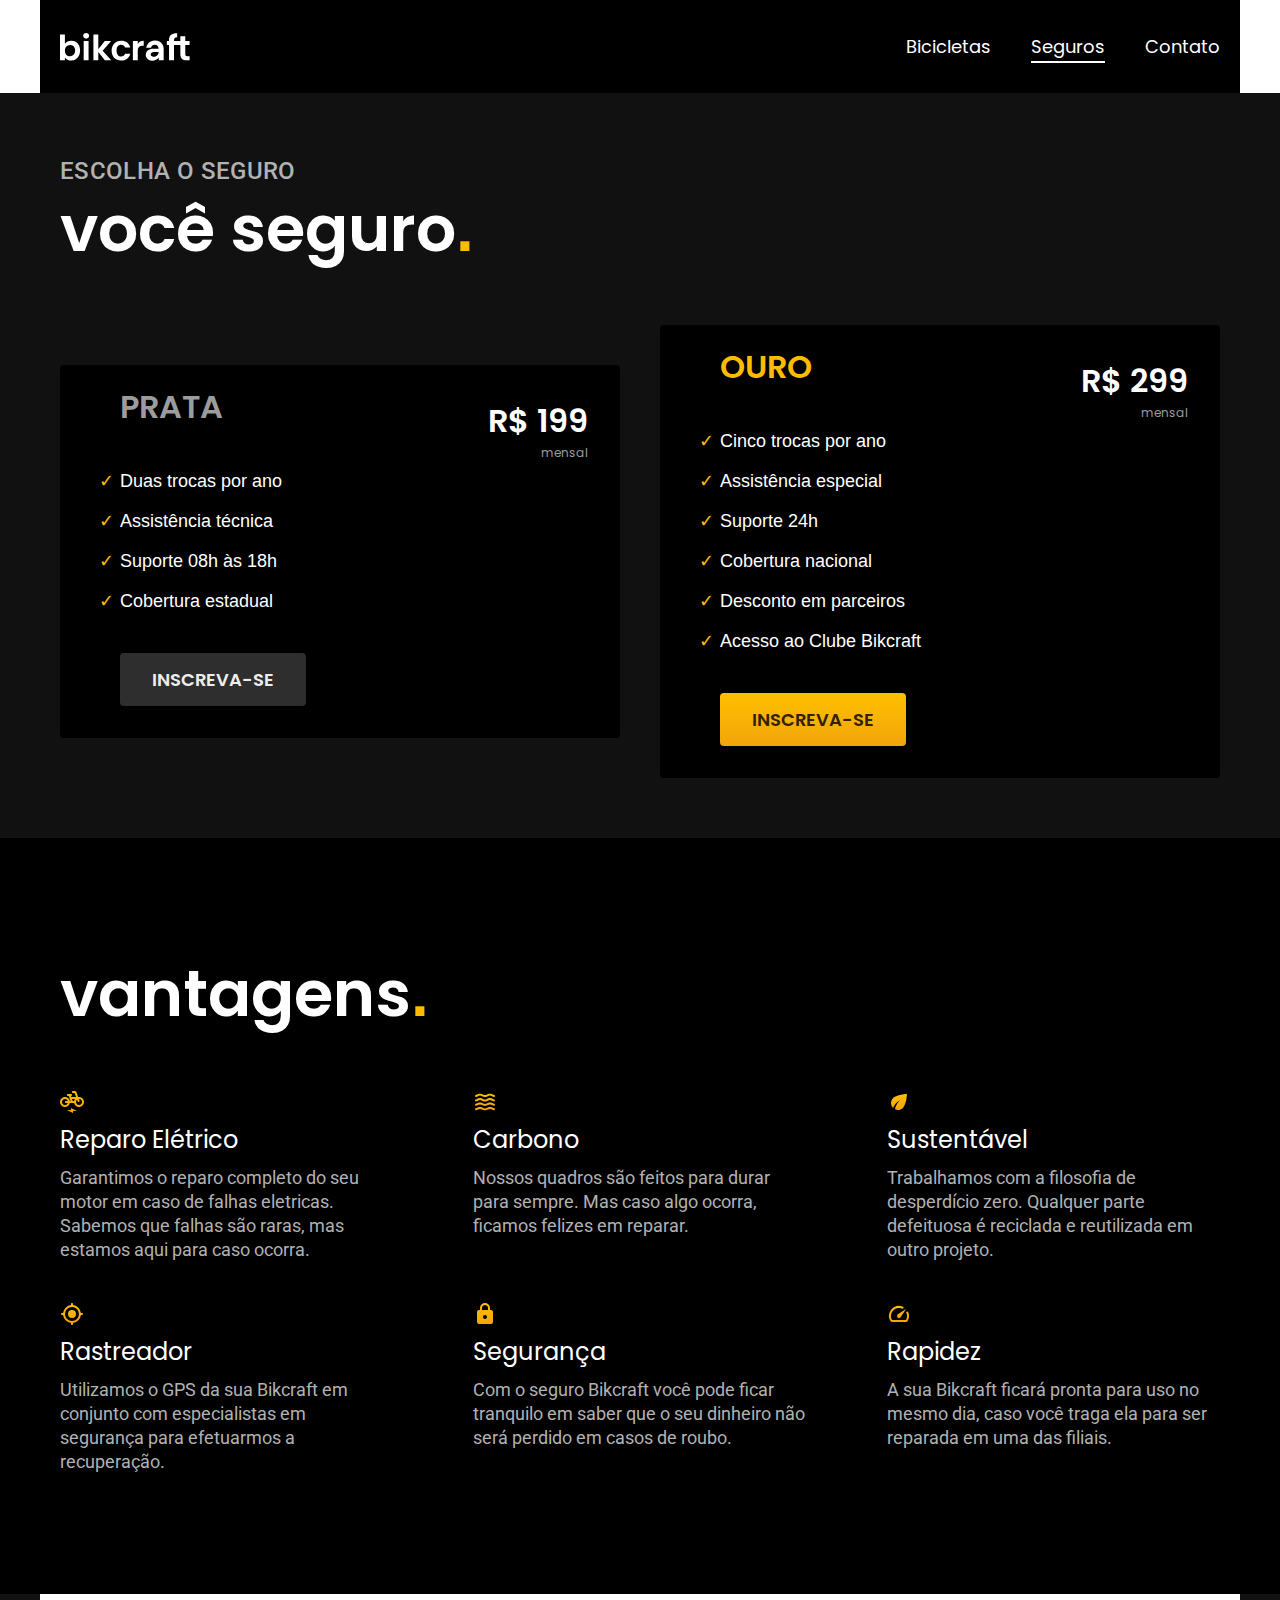
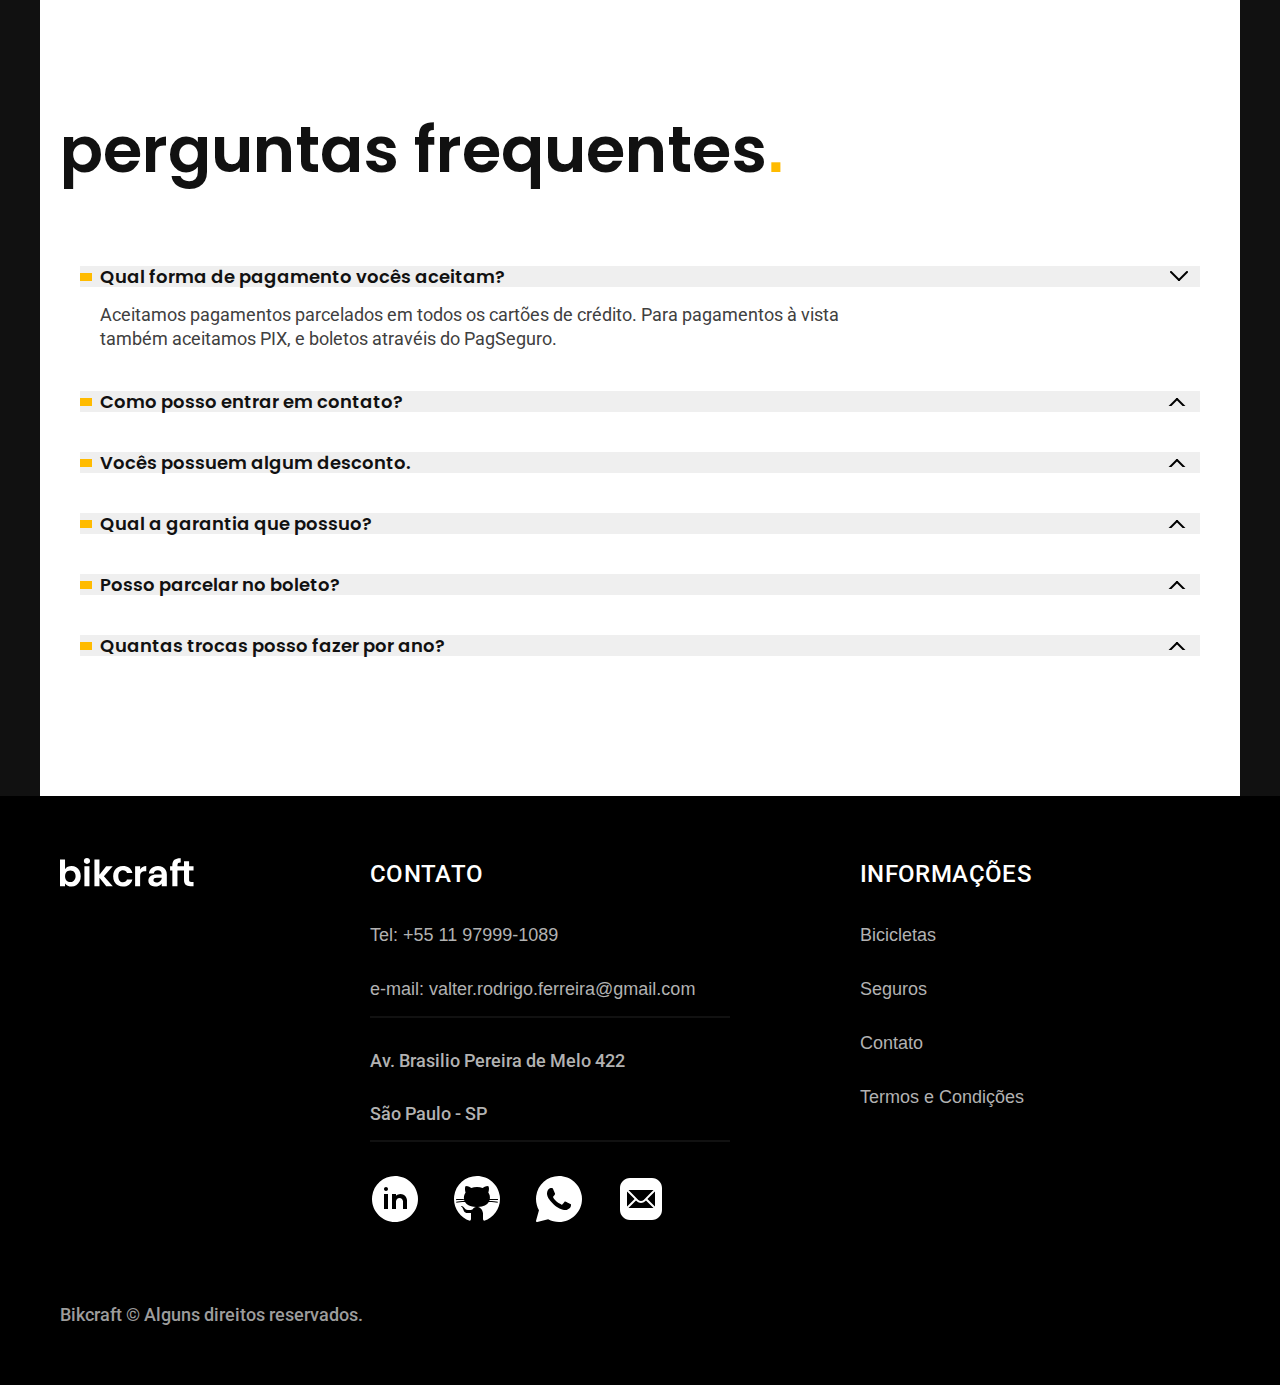
<file: seguros.html>
<!DOCTYPE html>
<html lang="pt-br">

<head>
  <meta charset="UTF-8">
  <meta http-equiv="X-UA-Compatible" content="IE=edge">
  <meta name="viewport" content="width=device-width, initial-scale=1.0">
  <meta name="description" content="Termos e condições das Bicicletas elétricas de alta precisão e qualidade, feitas sob medidas para o cliente. Explore o mundo na sua velocidade com bikcraft.">
  <link rel="icon" href="./favicon.svg" type="image/svg+xml">
  <link rel="preload" href="./assets/css/global.css" as="style">
  <link rel="stylesheet" href="./assets/css/global.css">
  <link rel="preconnect" href="https://fonts.googleapis.com">
  <link rel="preconnect" href="https://fonts.gstatic.com" crossorigin>
  <link href="https://fonts.googleapis.com/css2?family=Merriweather:ital,wght@1,900&family=Poppins:wght@400;600&family=Roboto:wght@400;500&display=swap" rel="stylesheet">
  <title>Seguros | Bikcraft</title>

  <script>document.documentElement.classList.add('js');</script>
</head>

<body id="seguros-pagina">
  <header>
    <div class="header">
      <a href="./"><img src="./assets/images/img/bikcraft.svg" width="132" height="32" alt="Logo da empresa bikcraft" title="Logotipo da empresa de bicicletas elétricas bikcraft"></a>

      <nav aria-label="primaria" class="header__menu">
        <ul class="header__menu--list">
          <li><a href="./bicicletas.html">Bicicletas</a></li>
          <li><a href="./seguros.html">Seguros</a></li>
          <li><a href="./contato.html">Contato</a></li>
        </ul>
      </nav>
    </div>
  </header>
  <main class="seguros-bg">
    <div class="termos-bg">
      <div class="termos-titulo">
        <p data-anime="200">Escolha o seguro</p>
        <h1 data-anime="300">você seguro<span>.</span></h1>
      </div>
    </div>


    <div class="seguros">

      <div class="seguros__item fadeInLeft" data-anime="400">
        <h3 class="titulo-prata">Prata</h3>
        <span>R$ 199 <span>mensal</span></span>
        <ul class="seguros__beneficios">
          <li>Duas trocas por ano</li>
          <li>Assistência técnica</li>
          <li>Suporte 08h às 18h</li>
          <li>Cobertura estadual</li>
        </ul>
        <a class="botao-secundario" href="./orcamento.html?tipo=seguro&produto=prata">Inscreva-se</a>
      </div>

      <div class="seguros__item fadeInRight" data-anime="600">
        <h3 class="titulo-ouro">Ouro</h3>
        <span>R$ 299 <span>mensal</span></span>
        <ul class="seguros__beneficios">
          <li>Cinco trocas por ano</li>
          <li>Assistência especial</li>
          <li>Suporte 24h</li>
          <li>Cobertura nacional</li>
          <li>Desconto em parceiros</li>
          <li>Acesso ao Clube Bikcraft</li>
        </ul>
        <a class="botao" href="./orcamento.html?tipo=seguro&produto=ouro">Inscreva-se</a>
      </div>

    </div>

    <article class="vantagens-bg">
      <div class="vantagens">
        <h2>vantagens<span>.</span></h2>
        <ul class="vantagens__itens">
          <li class="vantagens__itens--lista">
            <img src="./assets/images/img/icones/eletrica.svg" width="24" height="24" alt="icone de uma bicicketa" title="icone de uma bicicleta amerela bikcraft">
            <h3>Reparo Elétrico</h3>
            <p>Garantimos o reparo completo do seu motor em caso de falhas eletricas. Sabemos que falhas são raras, mas estamos aqui para caso ocorra.</p>
          </li>

          <li class="vantagens__itens--lista">
            <img src="./assets/images/img/icones/carbono.svg" width="24" height="24" alt="icone de um fibra de carbono" title="icone de uma imagem de fibra de carbono na cor amarelo">
            <h3>Carbono</h3>
            <p>Nossos quadros são feitos para durar para sempre. Mas caso algo ocorra, ficamos felizes em reparar.</p>
          </li>

          <li class="vantagens__itens--lista">
            <img src="./assets/images/img/icones/sustentavel.svg" width="24" height="24" alt="icone de um folha" title="icone de uma folha na cor amarelo">
            <h3>Sustentável</h3>
            <p>Trabalhamos com a filosofia de desperdício zero. Qualquer parte defeituosa é reciclada e reutilizada em outro projeto.</p>
          </li>

          <li class="vantagens__itens--lista">
            <img src="./assets/images/img/icones/rastreador.svg" width="24" height="24" alt="icone de um rastreador" title="icone de um rastreador na cor amarelo">
            <h3>Rastreador</h3>
            <p>Utilizamos o GPS da sua Bikcraft em conjunto com especialistas em segurança para efetuarmos a recuperação.</p>
          </li>

          <li class="vantagens__itens--lista">
            <img src="./assets/images/img/icones/seguro.svg" width="24" height="24" alt="icone de um cadeado" title="icone de um cadeado na cor amarelo">
            <h3>Segurança</h3>
            <p>Com o seguro Bikcraft você pode ficar tranquilo em saber que o seu dinheiro não será perdido em casos de roubo.</p>
          </li>

          <li class="vantagens__itens--lista">
            <img src="./assets/images/img/icones/velocidade.svg" width="24" height="24" alt="icone de um velocimetro" title="icone de um velocimetro na cor amarelo">
            <h3>Rapidez</h3>
            <p>A sua Bikcraft ficará pronta para uso no mesmo dia, caso você traga ela para ser reparada em uma das filiais.</p>
          </li>
        </ul>
      </div>
    </article>

    <article class="perguntas">
      <h2>perguntas frequentes<span>.</span></h2>
      <dl class="perguntas__dl">
        <div class="perguntas__dl--div">
          <dt><button aria-controls="pergunta1" aria-expanded="true">Qual forma de pagamento vocês aceitam?</button></dt>
          <dd id="pergunta1" class="ativa">Aceitamos pagamentos parcelados em todos os cartões de crédito. Para pagamentos à vista também aceitamos PIX, e boletos atravéis do PagSeguro.</dd>
        </div>

        <div class="perguntas__dl--div">
          <dt class="seta"><button aria-controls="pergunta2" aria-expanded="false">Como posso entrar em contato?</button></dt>
          <dd id="pergunta2">Aceitamos pagamentos parcelados em todos os cartões de crédito. Para pagamentos à vista também aceitamos PIX, e boletos atravéis do PagSeguro.</dd>
        </div>

        <div class="perguntas__dl--div">
          <dt><button aria-controls="pergunta3" aria-expanded="false">Vocês possuem algum desconto.</button></dt>
          <dd id="pergunta3">Aceitamos pagamentos parcelados em todos os cartões de crédito. Para pagamentos à vista também aceitamos PIX, e boletos atravéis do PagSeguro.</dd>
        </div>

        <div class="perguntas__dl--div">
          <dt><button aria-controls="pergunta4" aria-expanded="false">Qual a garantia que possuo?</button></dt>
          <dd id="pergunta4">Aceitamos pagamentos parcelados em todos os cartões de crédito. Para pagamentos à vista também aceitamos PIX, e boletos atravéis do PagSeguro.</dd>
        </div>

        <div class="perguntas__dl--div">
          <dt><button aria-controls="pergunta5" aria-expanded="false">Posso parcelar no boleto?</button></dt>
          <dd id="pergunta5">Aceitamos pagamentos parcelados em todos os cartões de crédito. Para pagamentos à vista também aceitamos PIX, e boletos atravéis do PagSeguro.</dd>
        </div>

        <div class="perguntas__dl--div">
          <dt><button aria-controls="pergunta6" aria-expanded="false">Quantas trocas posso fazer por ano?</button></dt>
          <dd id="pergunta6">Aceitamos pagamentos parcelados em todos os cartões de crédito. Para pagamentos à vista também aceitamos PIX, e boletos atravéis do PagSeguro.</dd>
        </div>

    </article>

  </main>

  <footer class="footer-bg">
    <div class="footer">
      <img class="img-bikcraft" src="./assets/images/img/bikcraft.svg" width="136" height="32" alt="Logo da empresa bikcraft" title="Logotipo da empresa de bicicletas elétricas bikcraft">

      <div class="footer__contato">
        <h3>Contato</h3>
        <ul class="footer__contato--lista">
          <li><a href="tel:+5511979991089">Tel: +55 11 97999-1089</a></li>
          <li><a href="mailto:valter.rodrigo.ferreira@gmail.com">e-mail: valter.rodrigo.ferreira@gmail.com</a></li>
          <li>Av. Brasilio Pereira de Melo 422</li>
          <li>São Paulo - SP</li>
        </ul>

        <div class="footer__redes">

          <a href="https://www.linkedin.com/in/valter-ferreira-89843b224/"><img class="img-redesocial" src="./assets/images/img/redes/icons8-linkedin-circled.svg" width="50" height="50" alt="icone de rede social linkedin" title="imagem do icone da rede social likedin"></a>

          <a href="https://github.com/ValterRodrigoFerreira"><img class="img-redesocial" src="./assets/images/img/redes/icons8-github.svg" width="50" height="50" alt="icone de rede social git hub"></a>

          <a href="https://api.whatsapp.com/send?phone=5511979991089"><img class="img-redesocial" src="./assets/images/img/redes/icons8-whatsapp.svg" width="50" height="50" alt="icone de rede social whatsapp" title="imagem do icone da rede social whatsapp"></a>

          <a href="mailto:valter.rodrigo.ferreira@gmail.com"><img class="img-redesocial" src="./assets/images/img/redes/icons8-mail.svg" width="50" height="50" alt="icone de e-mail" title="imagem de um icone de e-mail"></a>
        </div>

      </div>

      <div class="footer__informacoes">
        <h3>Informações</h3>
        <nav>
          <ul class="footer__informacoes--list">
            <li><a href="./bicicletas.html">Bicicletas</a></li>
            <li><a href="./seguros.html">Seguros</a></li>
            <li><a href="./contato.html">Contato</a></li>
            <li><a href="./termos.html">Termos e Condições</a></li>
          </ul>
        </nav>
      </div>
      <p class="footer__copy">Bikcraft © Alguns direitos reservados.</p>
    </div>

  </footer>
  <script src="./assets/js/plugins/simple-anime.js"></script>
  <script src="./assets/js/script.js"></script>
</body>

</html>
</file>
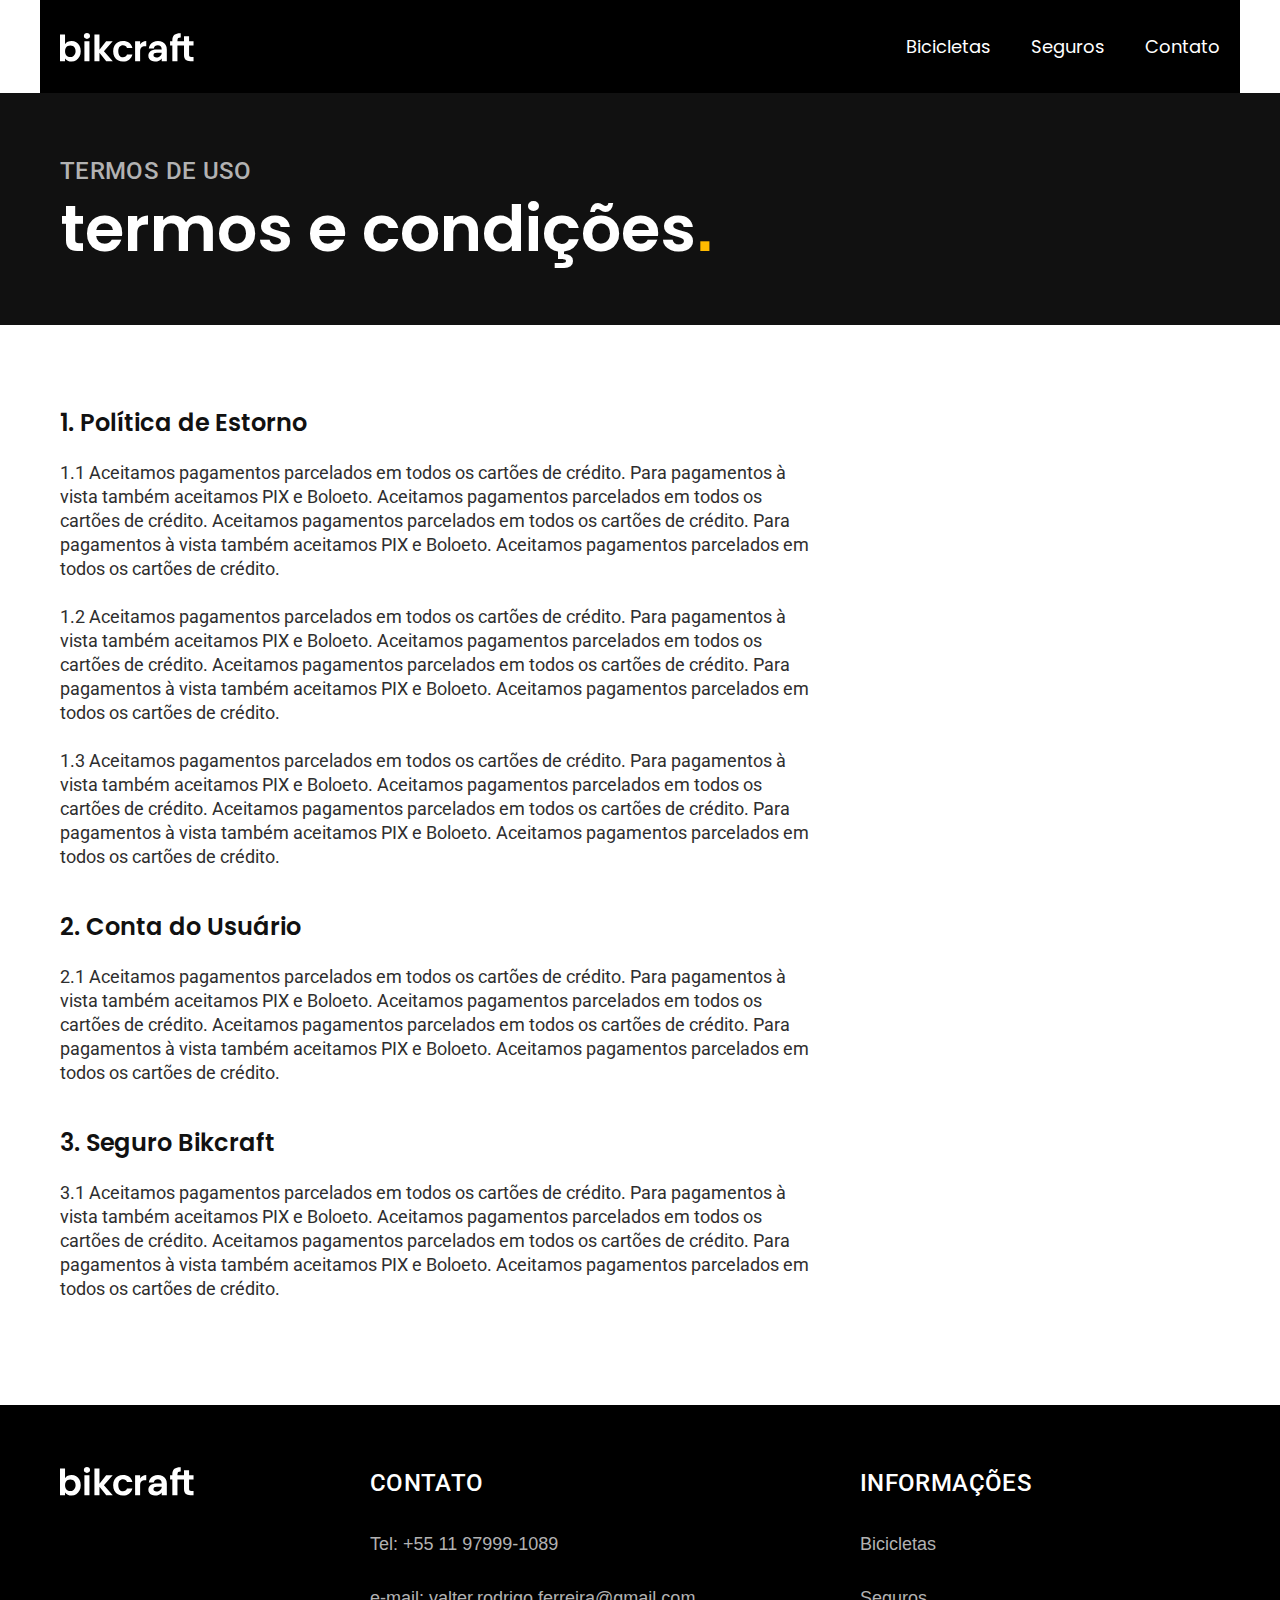
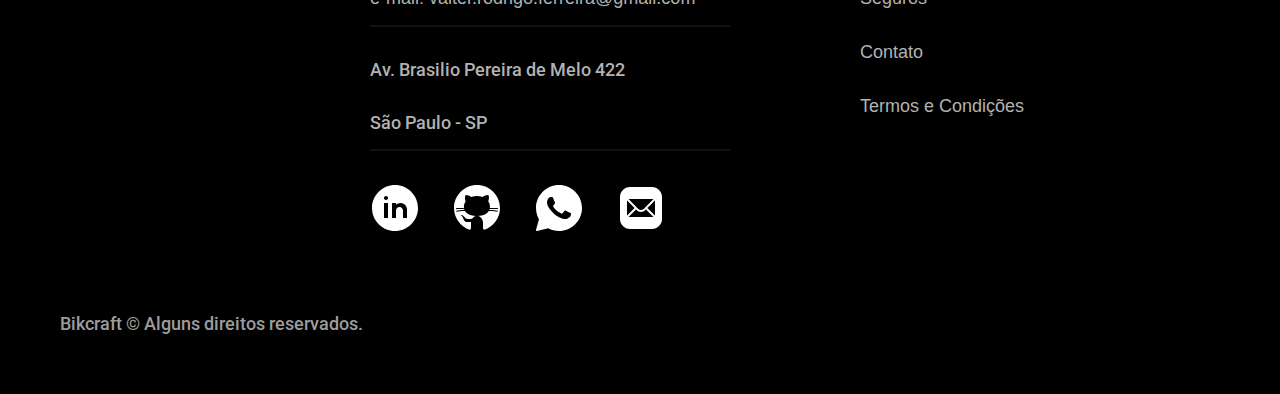
<file: termos.html>
<!DOCTYPE html>
<html lang="pt-br">

<head>
  <meta charset="UTF-8">
  <meta http-equiv="X-UA-Compatible" content="IE=edge">
  <meta name="viewport" content="width=device-width, initial-scale=1.0">
  <meta name="description" content="Termos e condições das Bicicletas elétricas de alta precisão e qualidade, feitas sob medidas para o cliente. Explore o mundo na sua velocidade com bikcraft.">
  <link rel="icon" href="./favicon.svg" type="image/svg+xml">
  <link rel="preload" href="./assets/css/global.css" as="style">
  <link rel="stylesheet" href="./assets/css/global.css">
  <link rel="preconnect" href="https://fonts.googleapis.com">
  <link rel="preconnect" href="https://fonts.gstatic.com" crossorigin>
  <link href="https://fonts.googleapis.com/css2?family=Merriweather:ital,wght@1,900&family=Poppins:wght@400;600&family=Roboto:wght@400;500&display=swap" rel="stylesheet">
  <title>Termos e Condições | Bikcraft</title>

  <script>document.documentElement.classList.add('js');</script>
</head>

<body id="termos-pagina">
  <header>
    <div class="header">
      <a href="./"><img src="./assets/images/img/bikcraft.svg" width="136" height="32" alt="Logo da empresa bikcraft" title="Logotipo da empresa de bicicletas elétricas bikcraft"></a>

      <nav aria-label="primaria" class="header__menu">
        <ul class="header__menu--list">
          <li><a href="./bicicletas.html">Bicicletas</a></li>
          <li><a href="./seguros.html">Seguros</a></li>
          <li><a href="./contato.html">Contato</a></li>
        </ul>
      </nav>
    </div>
  </header>
  <main>
    <div class="termos-bg">
      <div class="termos-titulo">
        <p>Termos de uso</p>
        <h1>termos e condições<span>.</span></h1>
      </div>
    </div>

    <div class="termos">
      <h2>1. Política de Estorno</h2>
      <p>1.1 Aceitamos pagamentos parcelados em todos os cartões de crédito. Para pagamentos à vista também aceitamos PIX e Boloeto.
        Aceitamos pagamentos parcelados em todos os cartões de crédito.
        Aceitamos pagamentos parcelados em todos os cartões de crédito. Para pagamentos à vista também aceitamos PIX e Boloeto.
        Aceitamos pagamentos parcelados em todos os cartões de crédito.
      </p>

      <p>1.2 Aceitamos pagamentos parcelados em todos os cartões de crédito. Para pagamentos à vista também aceitamos PIX e Boloeto.
        Aceitamos pagamentos parcelados em todos os cartões de crédito.
        Aceitamos pagamentos parcelados em todos os cartões de crédito. Para pagamentos à vista também aceitamos PIX e Boloeto.
        Aceitamos pagamentos parcelados em todos os cartões de crédito.
      </p>

      <p>1.3 Aceitamos pagamentos parcelados em todos os cartões de crédito. Para pagamentos à vista também aceitamos PIX e Boloeto.
        Aceitamos pagamentos parcelados em todos os cartões de crédito.
        Aceitamos pagamentos parcelados em todos os cartões de crédito. Para pagamentos à vista também aceitamos PIX e Boloeto.
        Aceitamos pagamentos parcelados em todos os cartões de crédito.
      </p>

      <h2>2. Conta do Usuário</h2>
      <p>2.1 Aceitamos pagamentos parcelados em todos os cartões de crédito. Para pagamentos à vista também aceitamos PIX e Boloeto.
        Aceitamos pagamentos parcelados em todos os cartões de crédito.
        Aceitamos pagamentos parcelados em todos os cartões de crédito. Para pagamentos à vista também aceitamos PIX e Boloeto.
        Aceitamos pagamentos parcelados em todos os cartões de crédito.
      </p>

      <h2>3. Seguro Bikcraft</h2>
      <p>3.1 Aceitamos pagamentos parcelados em todos os cartões de crédito. Para pagamentos à vista também aceitamos PIX e Boloeto.
        Aceitamos pagamentos parcelados em todos os cartões de crédito.
        Aceitamos pagamentos parcelados em todos os cartões de crédito. Para pagamentos à vista também aceitamos PIX e Boloeto.
        Aceitamos pagamentos parcelados em todos os cartões de crédito.
      </p>
    </div>
  </main>

  <footer class="footer-bg">
    <div class="footer">
      <img class="img-bikcraft" src="./assets/images/img/bikcraft.svg" width="136" height="32" alt="Logo da empresa bikcraft" title="Logotipo da empresa de bicicletas elétricas bikcraft">

      <div class="footer__contato">
        <h3>Contato</h3>
        <ul class="footer__contato--lista">
          <li><a href="tel:+5511979991089">Tel: +55 11 97999-1089</a></li>
          <li><a href="mailto:valter.rodrigo.ferreira@gmail.com">e-mail: valter.rodrigo.ferreira@gmail.com</a></li>
          <li>Av. Brasilio Pereira de Melo 422</li>
          <li>São Paulo - SP</li>
        </ul>

        <div class="footer__redes">

          <a href="https://www.linkedin.com/in/valter-ferreira-89843b224/"><img class="img-redesocial" src="./assets/images/img/redes/icons8-linkedin-circled.svg" width="50" height="50" alt="icone de rede social linkedin" title="imagem do icone da rede social likedin"></a>

          <a href="https://github.com/ValterRodrigoFerreira"><img class="img-redesocial" src="./assets/images/img/redes/icons8-github.svg" width="50" height="50" alt="icone de rede social git hub"></a>

          <a href="https://api.whatsapp.com/send?phone=5511979991089"><img class="img-redesocial" src="./assets/images/img/redes/icons8-whatsapp.svg" width="50" height="50" alt="icone de rede social whatsapp" title="imagem do icone da rede social whatsapp"></a>

          <a href="mailto:valter.rodrigo.ferreira@gmail.com"><img class="img-redesocial" src="./assets/images/img/redes/icons8-mail.svg" width="50" height="50" alt="icone de e-mail" title="imagem de um icone de e-mail"></a>
        </div>

      </div>

      <div class="footer__informacoes">
        <h3>Informações</h3>
        <nav>
          <ul class="footer__informacoes--list">
            <li><a href="./bicicletas.html">Bicicletas</a></li>
            <li><a href="./seguros.html">Seguros</a></li>
            <li><a href="./contato.html">Contato</a></li>
            <li><a href="./termos.html">Termos e Condições</a></li>
          </ul>
        </nav>
      </div>
      <p class="footer__copy">Bikcraft © Alguns direitos reservados.</p>
    </div>

  </footer>

  <script src="./assets/js/script.js"></script>
</body>

</html>
</file>
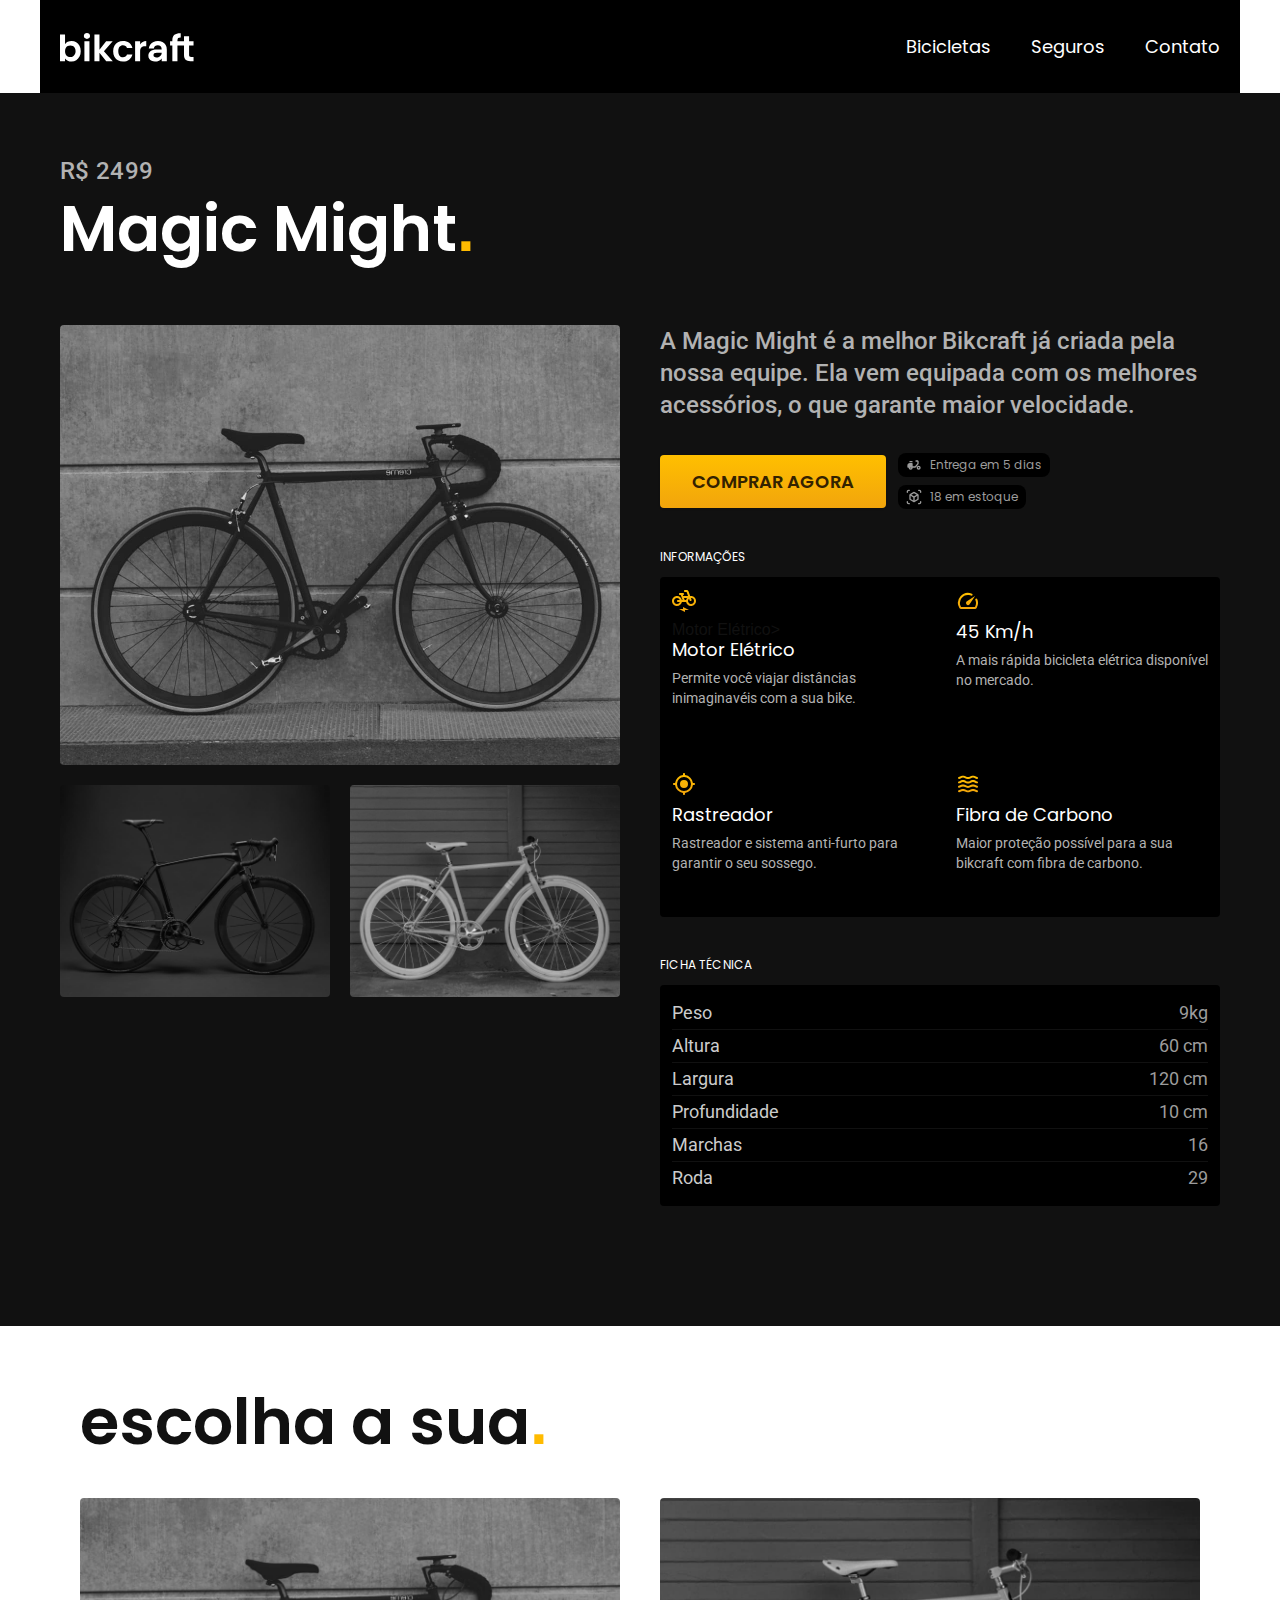
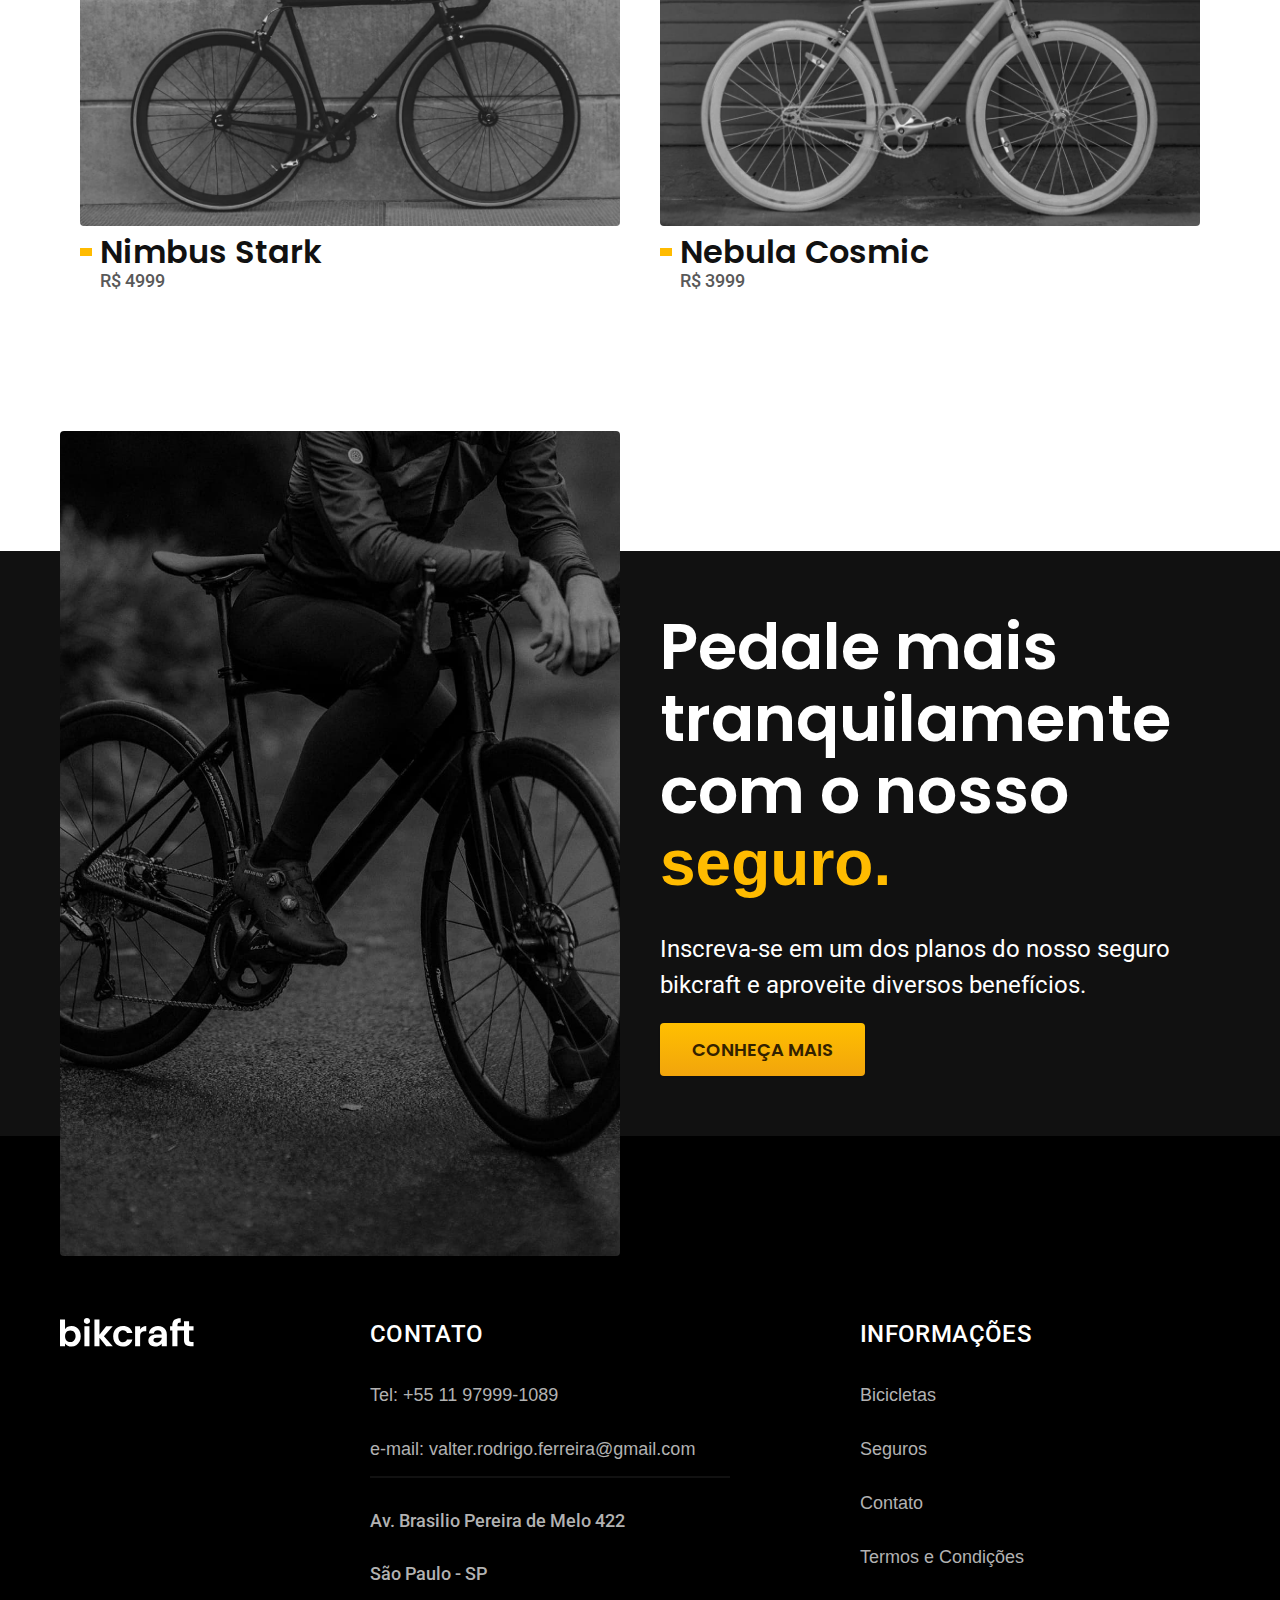
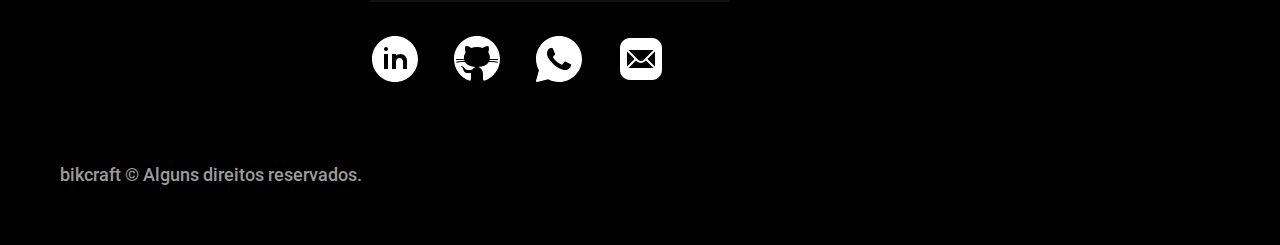
<file: assets/bicicletas/magic.html>
<!DOCTYPE html>
<html lang="pt-br">

<head>
  <meta charset="UTF-8">
  <meta http-equiv="X-UA-Compatible" content="IE=edge">
  <meta name="viewport" content="width=device-width, initial-scale=1.0">
  <meta name="description" content="Termos e condições das Bicicletas elétricas de alta precisão e qualidade, feitas sob medidas para o cliente. Explore o mundo na sua velocidade com bikcraft.">
  <link rel="icon" href="../../favicon.svg" type="image/svg+xml">
  <link rel="stylesheet" href="../css/global.css">
  <link rel="preconnect" href="https://fonts.googleapis.com">
  <link rel="preconnect" href="https://fonts.gstatic.com" crossorigin>
  <link href="https://fonts.googleapis.com/css2?family=Merriweather:ital,wght@1,900&family=Poppins:wght@400;600&family=Roboto:wght@400;500&display=swap" rel="stylesheet">
  <title>Magic | Bikcraft</title>

  <script>document.documentElement.classList.add('js');</script>
</head>

<body id="bicicleta">
  <header>
    <div class="header">
      <a href="../../index.html"><img src="../images/img/bikcraft.svg" width="136" height="32" alt="Logo da empresa bikcraft" title="Logotipo da empresa de bicicletas elétricas bikcraft"></a>

      <nav aria-label="primaria" class="header__menu">
        <ul class="header__menu--list">
          <li><a href="../../bicicletas.html">Bicicletas</a></li>
          <li><a href="../../seguros.html">Seguros</a></li>
          <li><a href="../../contato.html">Contato</a></li>
        </ul>
      </nav>
    </div>
  </header>

  <main class="termos-bg">
    <div>
      <div class="termos-titulo bicicletas-venda">
        <p>R$ 2499</p>
        <h1>Magic Might<span>.</span></h1>
      </div>
    </div>

    <div class="bike">

      <div class="bike__bicicleta-imagem">
        <img src="../images/img/bicicleta/nimbus2.jpg" width="1120" height="880" alt="Bicicleta 1" title="imagem de uma bicicleca na cor preta">
        <img src="../images/img/bicicleta/nimbus1.jpg" width="1120" height="880" alt="Bicicleta 2" title="imagem de uma bicicleca na cor preta">
        <img src="../images/img/bicicleta/nimbus3.jpg" width="1120" height="880" alt="Bicicleta 3" title="imagem de uma bicicleca na cor branca">
      </div>

      <div class="bike__bicicleta-conteudo">
        <p>A Magic Might é a melhor Bikcraft já criada pela nossa equipe. Ela vem equipada com os melhores acessórios, o que garante maior velocidade.</p>
        <div class="bike__bicicleta-comprar">
          <a class="botao" href="../../orcamento.html?tipo=bikcraft&produto=magic">Comprar Agora</a>
          <span> <img src="../images/img/icones/entrega.svg" alt="icone de entrega" title="imagem de um icone de entrega na cor cinza">Entrega em 5 dias</span>
          <span> <img src="../images/img/icones/estoque.svg" alt="incone de estoque" title="imagem de um icone de estoque de produto na cor cinza">18 em estoque</span>
        </div>


        <h2>Informações</h2>
        <ul class="bike__bicicleta-informacoes">
          <li>
            <img src="../images/img/icones/eletrica.svg" width="24" height="24" alt="icone de uma bicicketa" title="icone de uma bicicleta amerela bikcraft"> Motor Elétrico>
            <h3>Motor Elétrico</h3>
            <p>Permite você viajar distâncias inimaginavéis com a sua bike.</p>
          </li>

          <li>
            <img src="../images/img/icones/velocidade.svg" width="24" height="24" alt="icone de um velocimetro" title="icone de um velocimetro na cor amarelo">
            <h3>45 Km/h</h3>
            <p>A mais rápida bicicleta elétrica disponível no mercado.</p>
          </li>

          <li>
            <img src="../images/img/icones/rastreador.svg" width="24" height="24" alt="icone de um rastreador" title="icone de um rastreador na cor amarelo">
            <h3>Rastreador</h3>
            <p>Rastreador e sistema anti-furto para garantir o seu sossego.</p>
          </li>

          <li>
            <img src="../images/img/icones/carbono.svg" width="24" height="24" alt="icone de um fibra de carbono" title="icone de uma imagem de fibra de carbono na cor amarelo">
            <h3>Fibra de Carbono</h3>
            <p>Maior proteção possível para a sua bikcraft com fibra de carbono.</p>
          </li>
        </ul>

        <h2>Ficha Técnica</h2>
        <ul class="bike__bicicleta-ficha">
          <li>Peso <span>9kg</span></li>
          <li>Altura <span>60 cm</span></li>
          <li>Largura<span>120 cm</span></li>
          <li>Profundidade<span>10 cm</span></li>
          <li>Marchas <span>16</span></li>
          <li> Roda<span>29</span></li>
        </ul>

      </div>
    </div>

  </main>

  <article class="modelos modelos-container">
    <h2 class="titulo-h2">escolha a sua<span>.</span></h2>
    <ul class="modelos__listas">
      <li class="modelos__listas--itens">
        <a href="./nimbus.html">
          <img src="../images/img/bicicletas/magic.jpg" width="540" height="327.84" alt="Bicicleta Preta" title="Imagem de um bicicleta na cor preta, chamada Nimbus Stark, feita pela nossa empresa bikcraft">
          <h3>Nimbus Stark</h3>
          <span>R$ 4999</span>
        </a>
      </li>

      <li class="modelos__listas--itens">
        <a href="./nebula.html">
          <img src="../images/img/bicicletas/nebula.jpg" width="540" height="327.84" alt="Bicicleta branca" title="Imagem de um bicicleta na cor branca, chamada Nebula Cosmic, feita pela nossa empresa bikcraft">
          <h3>Nebula Cosmic</h3>
          <span>R$ 3999</span>
        </a>
      </li>
    </ul>
  </article>

  <article class="seguro-bg">
    <div class="seguro">
      <div class="seguro__imagemsg">
        <img src="../images/img/fotos/seguros.jpg" width="1360" height="1512" alt="Pessoa parada em cima de uma bicicleta" title="imagem de uma pessoa em cima de uma bicicleta, a imagem está em preto e branco">
      </div>
      <div class="seguro__conteudosg">
        <h2>Pedale mais tranquilamente com o nosso <span>seguro.</span></h2>
        <p>Inscreva-se em um dos planos do nosso seguro bikcraft e aproveite diversos benefícios.</p>
        <a class="botao" href="../../seguros.html">Conheça Mais</a>
      </div>
    </div>
  </article>

  <footer class="footer-bg">
    <div class="footer">
      <img class="img-bikcraft" src="../images/img/bikcraft.svg" width="136" height="32" alt="Logo da empresa bikcraft" title="Logotipo da empresa de bicicletas elétricas bikcraft">

      <div class="footer__contato">
        <h3>Contato</h3>
        <ul class="footer__contato--lista">
          <li><a href="tel:+5511979991089">Tel: +55 11 97999-1089</a></li>
          <li><a href="mailto:valter.rodrigo.ferreira@gmail.com">e-mail: valter.rodrigo.ferreira@gmail.com</a></li>
          <li>Av. Brasilio Pereira de Melo 422</li>
          <li>São Paulo - SP</li>
        </ul>

        <div class="footer__redes">

          <a href="https://www.linkedin.com/in/valter-ferreira-89843b224/"><img class="img-redesocial" src="../images/img/redes/icons8-linkedin-circled.svg" width="50" height="50" alt="icone de rede social linkedin" title="imagem do icone da rede social likedin"></a>

          <a href="https://github.com/ValterRodrigoFerreira"><img class="img-redesocial" src="../images/img/redes/icons8-github.svg" width="50" height="50" alt="icone de rede social git hub"></a>

          <a href="https://api.whatsapp.com/send?phone=5511979991089"><img class="img-redesocial" src="../images/img/redes/icons8-whatsapp.svg" width="50" height="50" alt="icone de rede social whatsapp" title="imagem do icone da rede social whatsapp"></a>

          <a href="mailto:valter.rodrigo.ferreira@gmail.com"><img class="img-redesocial" src="../images/img/redes/icons8-mail.svg" width="50" height="50" alt="icone de e-mail" title="imagem de um icone de e-mail"></a>
        </div>

      </div>

      <div class="footer__informacoes">
        <h3>Informações</h3>
        <nav>
          <ul class="footer__informacoes--list">
            <li><a href="../../bicicletas.html">Bicicletas</a></li>
            <li><a href="../../seguros.html">Seguros</a></li>
            <li><a href="../../contato.html">Contato</a></li>
            <li><a href="../../termos.html">Termos e Condições</a></li>
          </ul>
        </nav>
      </div>
      <p class="footer__copy">bikcraft © Alguns direitos reservados.</p>
    </div>

  </footer>

  <script src="../js/script.js"></script>
</body>

</html>
</file>
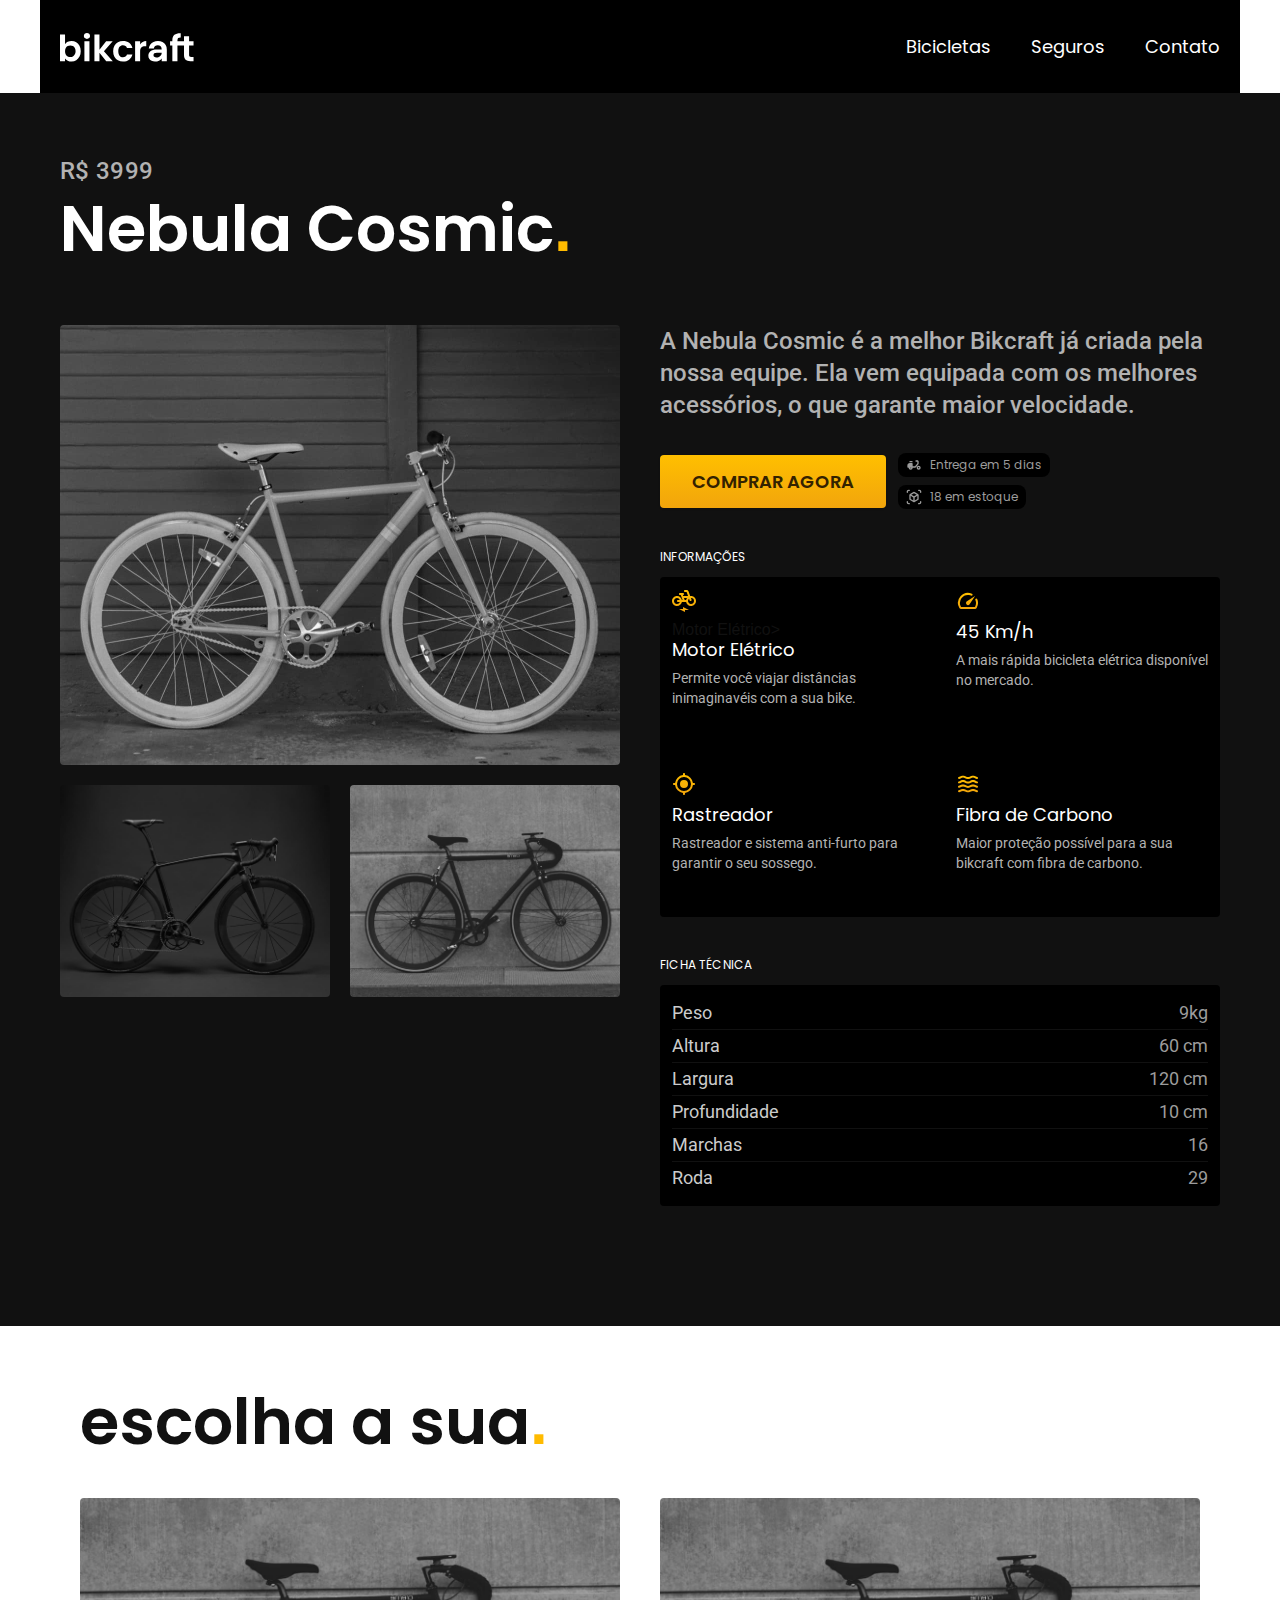
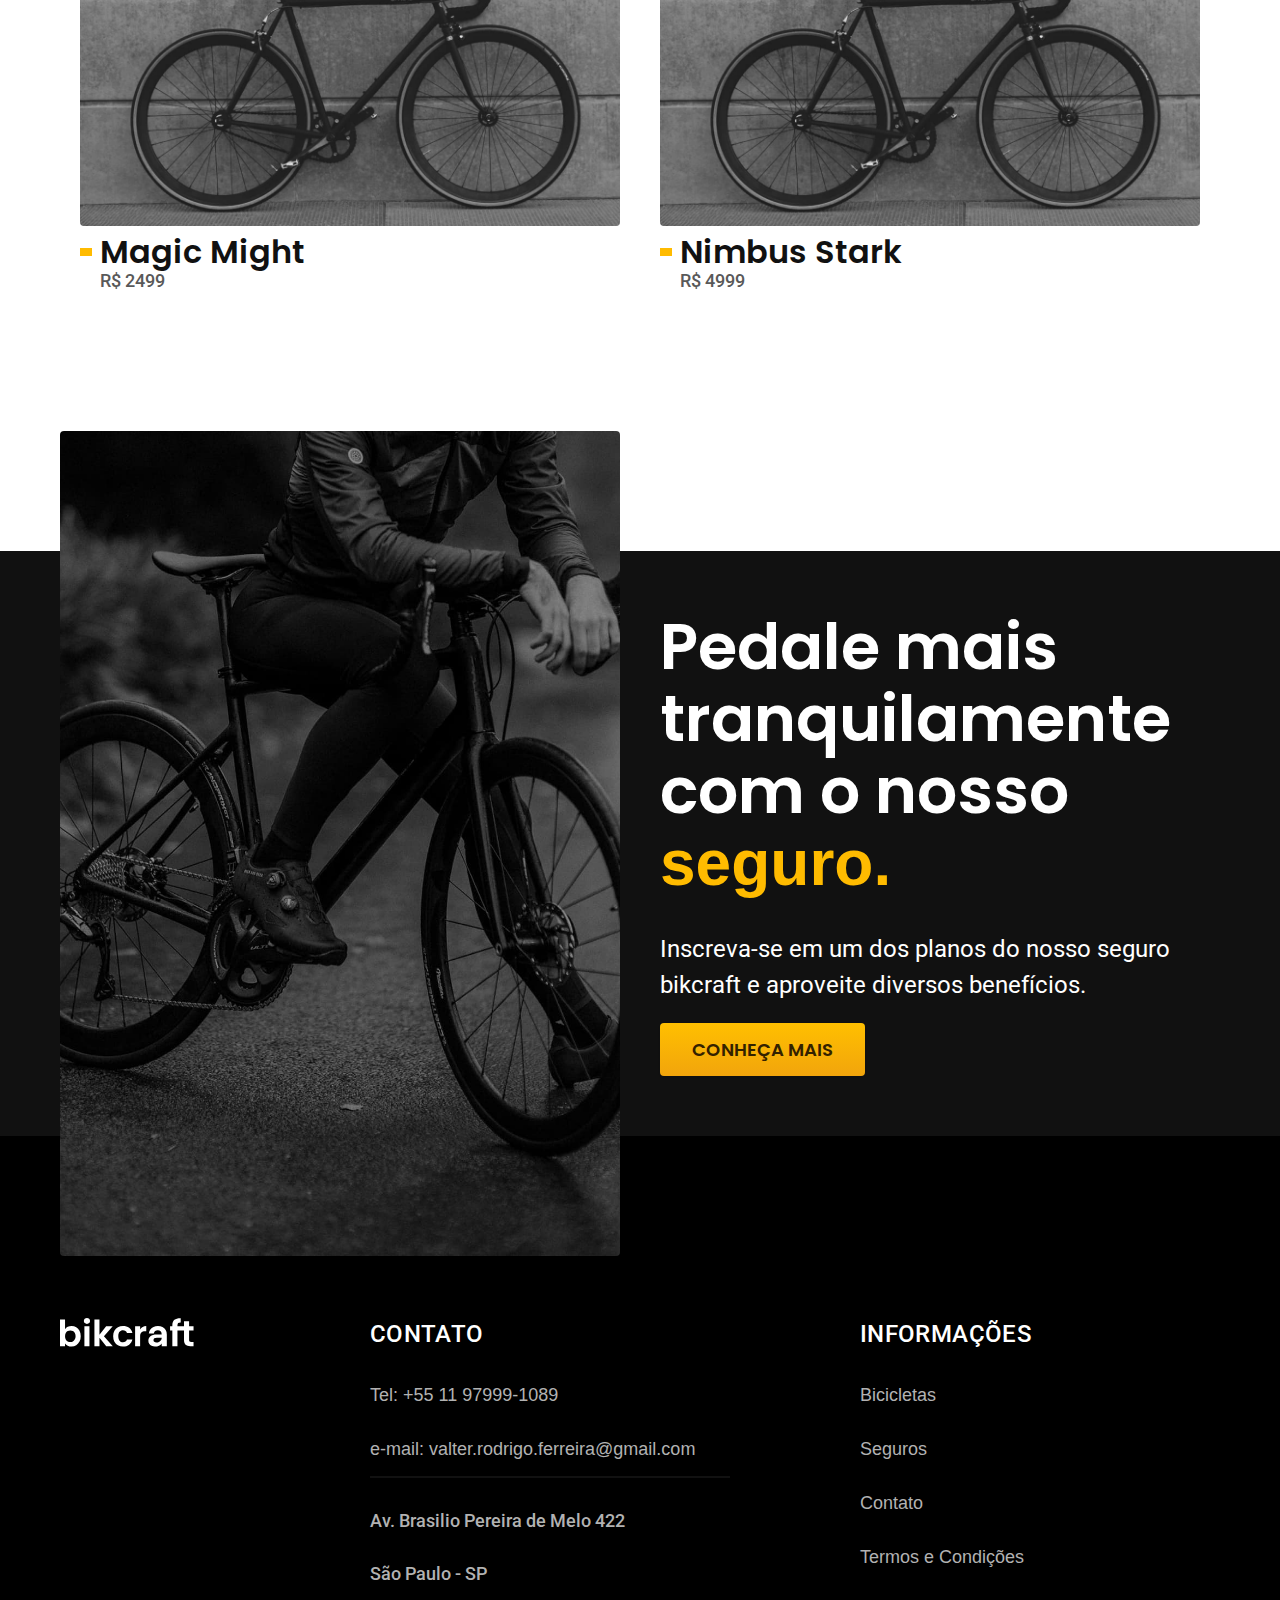
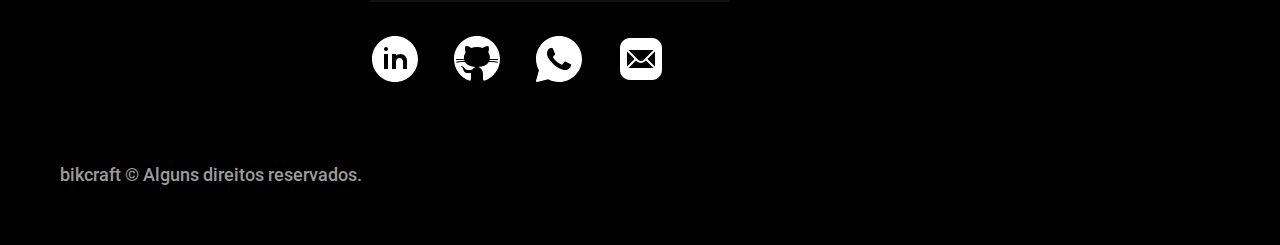
<file: assets/bicicletas/nebula.html>
<!DOCTYPE html>
<html lang="pt-br">

<head>
  <meta charset="UTF-8">
  <meta http-equiv="X-UA-Compatible" content="IE=edge">
  <meta name="viewport" content="width=device-width, initial-scale=1.0">
  <meta name="description" content="Termos e condições das Bicicletas elétricas de alta precisão e qualidade, feitas sob medidas para o cliente. Explore o mundo na sua velocidade com bikcraft.">
  <link rel="icon" href="../../favicon.svg" type="image/svg+xml">
  <link rel="stylesheet" href="../css/global.css">
  <link rel="preconnect" href="https://fonts.googleapis.com">
  <link rel="preconnect" href="https://fonts.gstatic.com" crossorigin>
  <link href="https://fonts.googleapis.com/css2?family=Merriweather:ital,wght@1,900&family=Poppins:wght@400;600&family=Roboto:wght@400;500&display=swap" rel="stylesheet">
  <title>Nebula | Bikcraft</title>

  <script>document.documentElement.classList.add('js');</script>
</head>

<body id="bicicleta">
  <header>
    <div class="header">
      <a href="../../index.html"><img src="../images/img/bikcraft.svg" width="136" height="32" alt="Logo da empresa bikcraft" title="Logotipo da empresa de bicicletas elétricas bikcraft"></a>

      <nav aria-label="primaria" class="header__menu">
        <ul class="header__menu--list">
          <li><a href="../../bicicletas.html">Bicicletas</a></li>
          <li><a href="../../seguros.html">Seguros</a></li>
          <li><a href="../../contato.html">Contato</a></li>
        </ul>
      </nav>
    </div>
  </header>

  <main class="termos-bg">
    <div>
      <div class="termos-titulo bicicletas-venda">
        <p>R$ 3999</p>
        <h1>Nebula Cosmic<span>.</span></h1>
      </div>
    </div>

    <div class="bike">

      <div class="bike__bicicleta-imagem">
        <img src="../images/img/bicicleta/nimbus3.jpg" width="1120" height="880" alt="Bicicleta 1" title="imagem de uma bicicleca na cor branca">
        <img src="../images/img/bicicleta/nimbus1.jpg" width="1120" height="880" alt="Bicicleta 2" title="imagem de uma bicicleca na cor preta">
        <img src="../images/img/bicicleta/nimbus2.jpg" width="1120" height="880" alt="Bicicleta 3" title="imagem de uma bicicleca na cor preta">
      </div>

      <div class="bike__bicicleta-conteudo">
        <p>A Nebula Cosmic é a melhor Bikcraft já criada pela nossa equipe. Ela vem equipada com os melhores acessórios, o que garante maior velocidade.</p>
        <div class="bike__bicicleta-comprar">
          <a class="botao" href="../../orcamento.html?tipo=bikcraft&produto=nebula">Comprar Agora</a>
          <span> <img src="../images/img/icones/entrega.svg" alt="icone de entrega" title="imagem de um icone de entrega na cor cinza">Entrega em 5 dias</span>
          <span> <img src="../images/img/icones/estoque.svg" alt="incone de estoque" title="imagem de um icone de estoque de produto na cor cinza">18 em estoque</span>
        </div>


        <h2>Informações</h2>
        <ul class="bike__bicicleta-informacoes">
          <li>
            <img src="../images/img/icones/eletrica.svg" width="24" height="24" alt="icone de uma bicicketa" title="icone de uma bicicleta amerela bikcraft"> Motor Elétrico>
            <h3>Motor Elétrico</h3>
            <p>Permite você viajar distâncias inimaginavéis com a sua bike.</p>
          </li>

          <li>
            <img src="../images/img/icones/velocidade.svg" width="24" height="24" alt="icone de um velocimetro" title="icone de um velocimetro na cor amarelo">
            <h3>45 Km/h</h3>
            <p>A mais rápida bicicleta elétrica disponível no mercado.</p>
          </li>

          <li>
            <img src="../images/img/icones/rastreador.svg" width="24" height="24" alt="icone de um rastreador" title="icone de um rastreador na cor amarelo">
            <h3>Rastreador</h3>
            <p>Rastreador e sistema anti-furto para garantir o seu sossego.</p>
          </li>

          <li>
            <img src="../images/img/icones/carbono.svg" width="24" height="24" alt="icone de um fibra de carbono" title="icone de uma imagem de fibra de carbono na cor amarelo">
            <h3>Fibra de Carbono</h3>
            <p>Maior proteção possível para a sua bikcraft com fibra de carbono.</p>
          </li>
        </ul>

        <h2>Ficha Técnica</h2>
        <ul class="bike__bicicleta-ficha">
          <li>Peso <span>9kg</span></li>
          <li>Altura <span>60 cm</span></li>
          <li>Largura<span>120 cm</span></li>
          <li>Profundidade<span>10 cm</span></li>
          <li>Marchas <span>16</span></li>
          <li> Roda<span>29</span></li>
        </ul>

      </div>
    </div>

  </main>

  <article class="modelos modelos-container">
    <h2 class="titulo-h2">escolha a sua<span>.</span></h2>
    <ul class="modelos__listas">
      <li class="modelos__listas--itens">
        <a href="./magic.html">
          <img src="../images/img/bicicletas/magic.jpg" width="540" height="327.84" alt="Bicicleta Preta" title="Imagem de um bicicleta na cor preta, chamada Magic Mike, feita pela nossa empresa bikcraft">
          <h3>Magic Might</h3>
          <span>R$ 2499</span>
        </a>
      </li>

      <li class="modelos__listas--itens">
        <a href="./nimbus.html">
          <img src="../images/img/bicicletas/magic.jpg" width="540" height="327.84" alt="Bicicleta Preta" title="Imagem de um bicicleta na cor preta, chamada Magic Might, feita pela nossa empresa bikcraft">
          <h3>Nimbus Stark</h3>
          <span>R$ 4999</span>
        </a>
      </li>
    </ul>
  </article>

  <article class="seguro-bg">
    <div class="seguro">
      <div class="seguro__imagemsg">
        <img src="../images/img/fotos/seguros.jpg" width="1360" height="1512" alt="Pessoa parada em cima de uma bicicleta" title="imagem de uma pessoa em cima de uma bicicleta, a imagem está em preto e branco">
      </div>
      <div class="seguro__conteudosg">
        <h2>Pedale mais tranquilamente com o nosso <span>seguro.</span></h2>
        <p>Inscreva-se em um dos planos do nosso seguro bikcraft e aproveite diversos benefícios.</p>
        <a class="botao" href="../../seguros.html">Conheça Mais</a>
      </div>
    </div>
  </article>

  <footer class="footer-bg">
    <div class="footer">
      <img class="img-bikcraft" src="../images/img/bikcraft.svg" width="136" height="32" alt="Logo da empresa bikcraft" title="Logotipo da empresa de bicicletas elétricas bikcraft">

      <div class="footer__contato">
        <h3>Contato</h3>
        <ul class="footer__contato--lista">
          <li><a href="tel:+5511979991089">Tel: +55 11 97999-1089</a></li>
          <li><a href="mailto:valter.rodrigo.ferreira@gmail.com">e-mail: valter.rodrigo.ferreira@gmail.com</a></li>
          <li>Av. Brasilio Pereira de Melo 422</li>
          <li>São Paulo - SP</li>
        </ul>

        <div class="footer__redes">

          <a href="https://www.linkedin.com/in/valter-ferreira-89843b224/"><img class="img-redesocial" src="../images/img/redes/icons8-linkedin-circled.svg" width="50" height="50" alt="icone de rede social linkedin" title="imagem do icone da rede social likedin"></a>

          <a href="https://github.com/ValterRodrigoFerreira"><img class="img-redesocial" src="../images/img/redes/icons8-github.svg" width="50" height="50" alt="icone de rede social git hub"></a>

          <a href="https://api.whatsapp.com/send?phone=5511979991089"><img class="img-redesocial" src="../images/img/redes/icons8-whatsapp.svg" width="50" height="50" alt="icone de rede social whatsapp" title="imagem do icone da rede social whatsapp"></a>

          <a href="mailto:valter.rodrigo.ferreira@gmail.com"><img class="img-redesocial" src="../images/img/redes/icons8-mail.svg" width="50" height="50" alt="icone de e-mail" title="imagem de um icone de e-mail"></a>
        </div>

      </div>

      <div class="footer__informacoes">
        <h3>Informações</h3>
        <nav>
          <ul class="footer__informacoes--list">
            <li><a href="../../bicicletas.html">Bicicletas</a></li>
            <li><a href="../../seguros.html">Seguros</a></li>
            <li><a href="../../contato.html">Contato</a></li>
            <li><a href="../../termos.html">Termos e Condições</a></li>
          </ul>
        </nav>
      </div>
      <p class="footer__copy"> bikcraft © Alguns direitos reservados.</p>
    </div>

  </footer>

  <script src="../js/script.js"></script>
</body>

</html>
</file>
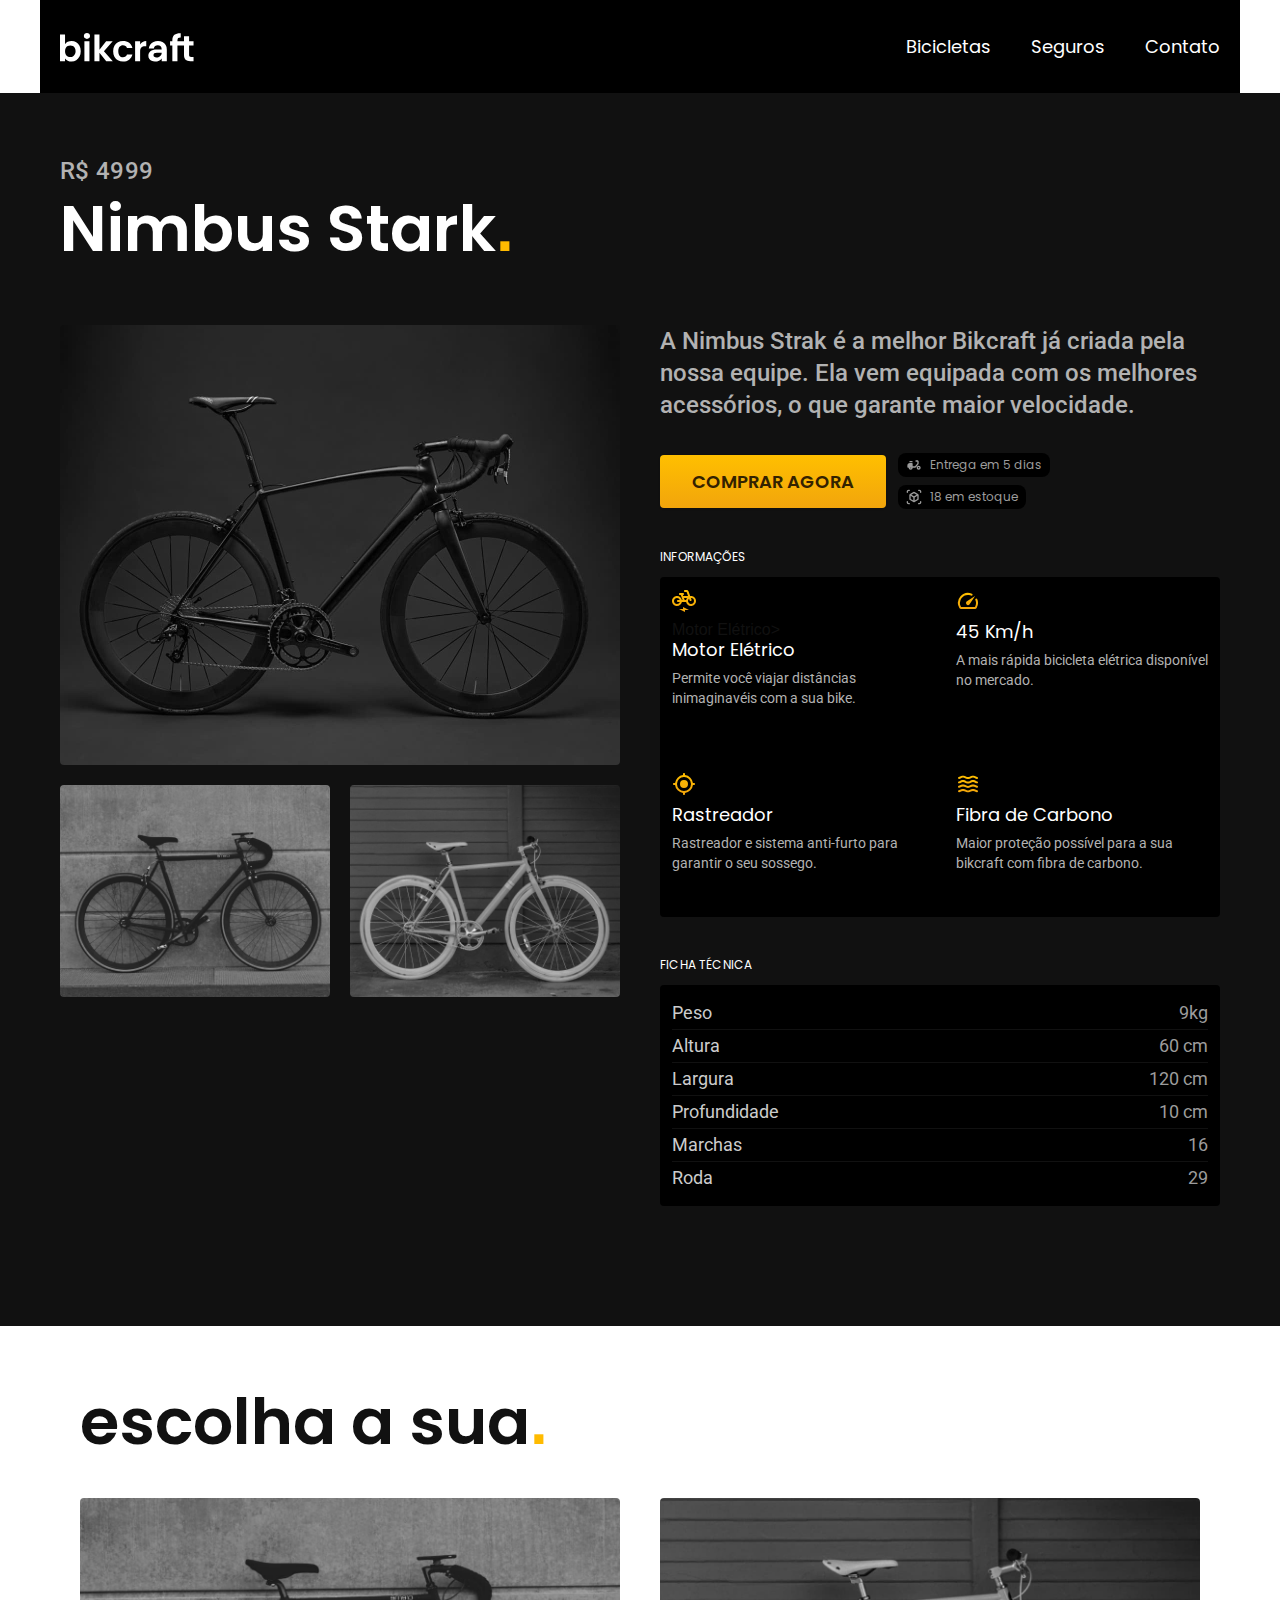
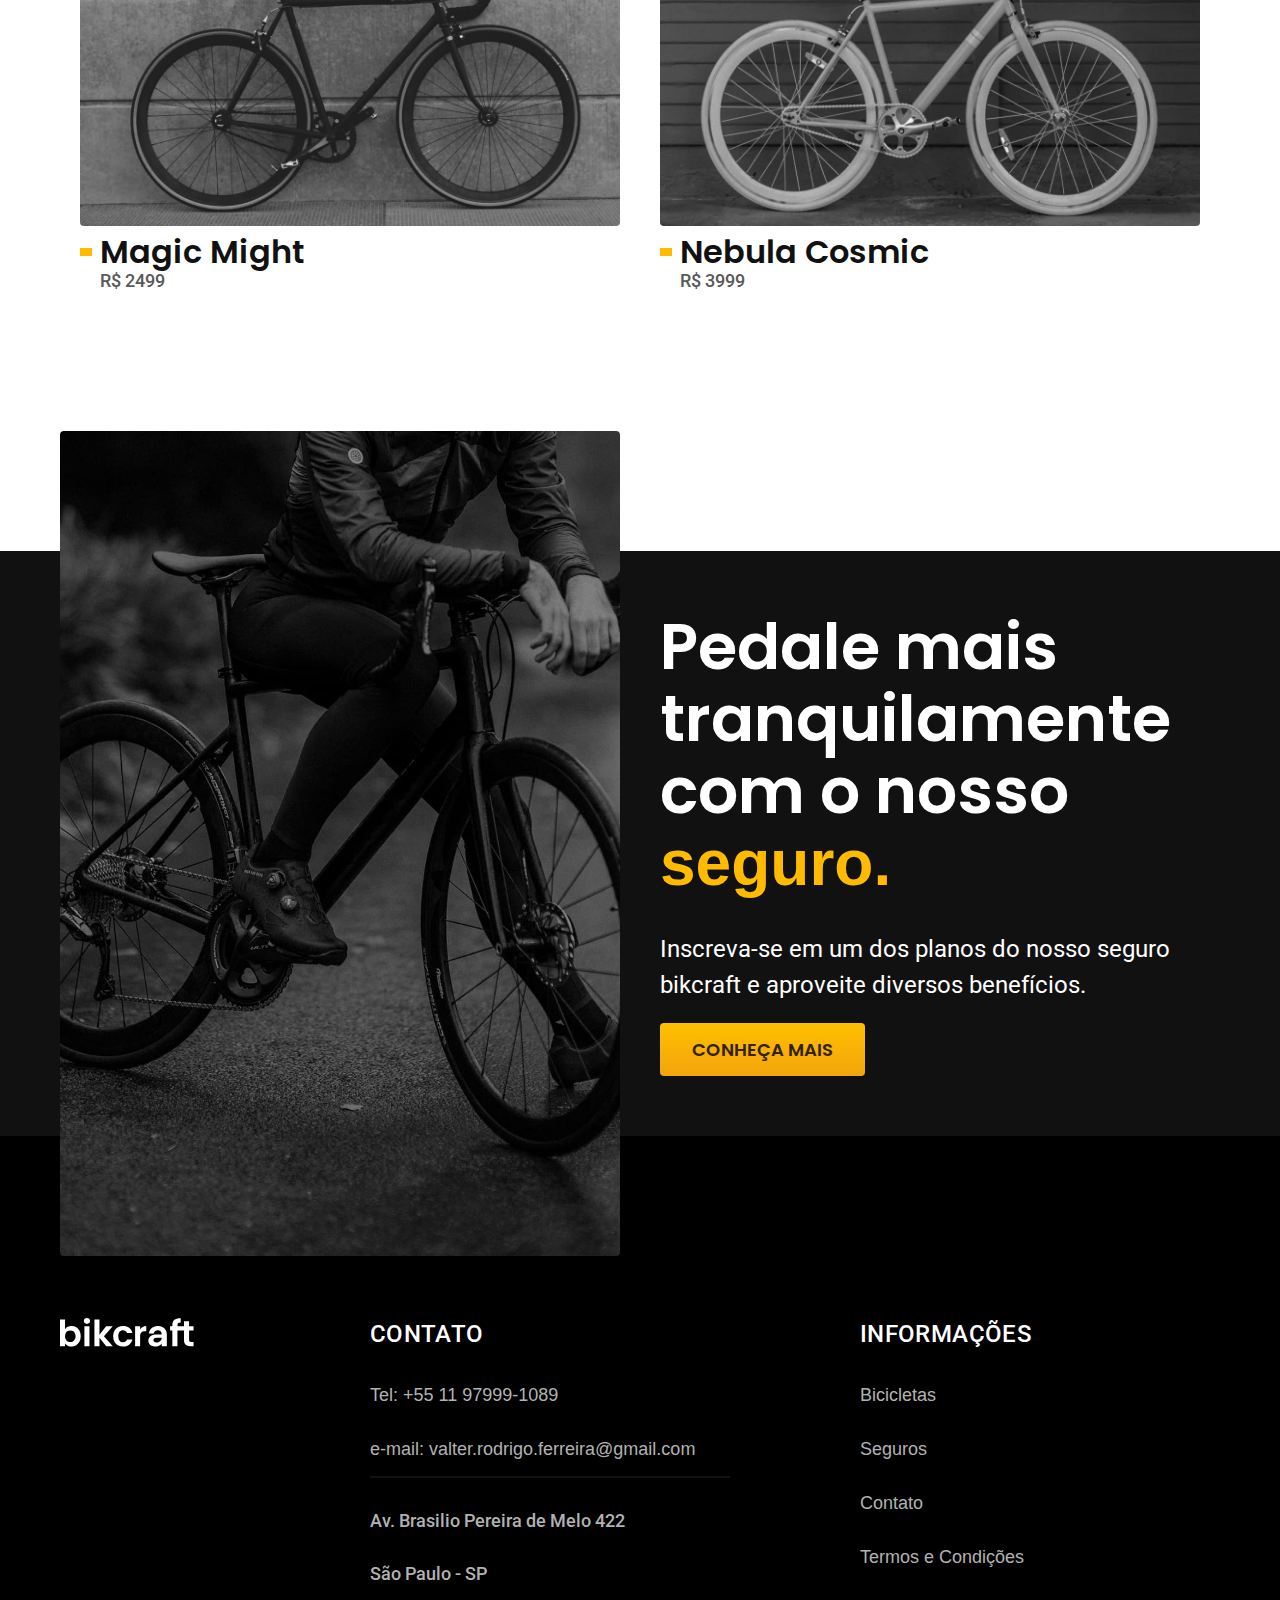
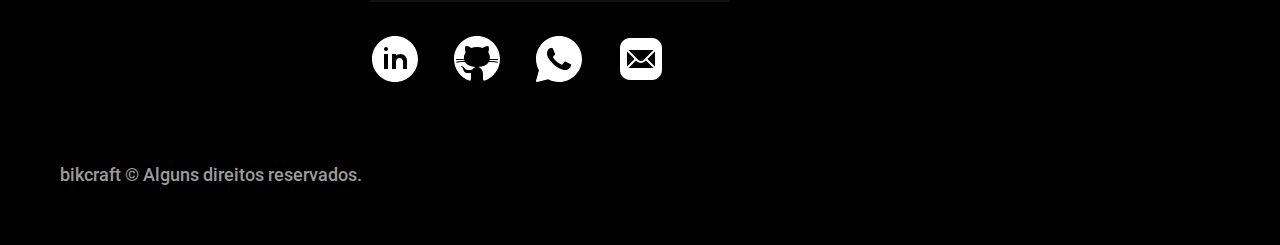
<file: assets/bicicletas/nimbus.html>
<!DOCTYPE html>
<html lang="pt-br">

<head>
  <meta charset="UTF-8">
  <meta http-equiv="X-UA-Compatible" content="IE=edge">
  <meta name="viewport" content="width=device-width, initial-scale=1.0">
  <meta name="description" content="Termos e condições das Bicicletas elétricas de alta precisão e qualidade, feitas sob medidas para o cliente. Explore o mundo na sua velocidade com bikcraft.">
  <link rel="icon" href="../../favicon.svg" type="image/svg+xml">
  <link rel="stylesheet" href="../css/global.css">
  <link rel="preconnect" href="https://fonts.googleapis.com">
  <link rel="preconnect" href="https://fonts.gstatic.com" crossorigin>
  <link href="https://fonts.googleapis.com/css2?family=Merriweather:ital,wght@1,900&family=Poppins:wght@400;600&family=Roboto:wght@400;500&display=swap" rel="stylesheet">
  <title>Nimbus | Bikcraft</title>

  <script>document.documentElement.classList.add('js');</script>
</head>

<body id="bicicleta">
  <header>
    <div class="header">
      <a href="../../index.html"><img src="../images/img/bikcraft.svg" width="136" height="32" alt="Logo da empresa bikcraft" title="Logotipo da empresa de bicicletas elétricas bikcraft"></a>

      <nav aria-label="primaria" class="header__menu">
        <ul class="header__menu--list">
          <li><a href="../../bicicletas.html">Bicicletas</a></li>
          <li><a href="../../seguros.html">Seguros</a></li>
          <li><a href="../..//contato.html">Contato</a></li>
        </ul>
      </nav>
    </div>
  </header>

  <main class="termos-bg">
    <div>
      <div class="termos-titulo bicicletas-venda">
        <p>R$ 4999</p>
        <h1>Nimbus Stark<span>.</span></h1>
      </div>
    </div>

    <div class="bike">

      <div class="bike__bicicleta-imagem">
        <img src="../images/img/bicicleta/nimbus1.jpg" width="1120" height="880" alt="Bicicleta 1" title="imagem de uma bicicleca na cor preta">
        <img src="../images/img/bicicleta/nimbus2.jpg" width="1120" height="880" alt="Bicicleta 2" title="imagem de uma bicicleca na cor preta">
        <img src="../images/img/bicicleta/nimbus3.jpg" width="1120" height="880" alt="Bicicleta 3" title="imagem de uma bicicleca na cor branca">
      </div>

      <div class="bike__bicicleta-conteudo">
        <p>A Nimbus Strak é a melhor Bikcraft já criada pela nossa equipe. Ela vem equipada com os melhores acessórios, o que garante maior velocidade.</p>
        <div class="bike__bicicleta-comprar">
          <a class="botao" href="../../orcamento.html?tipo=bikcraft&produto=nimbus">Comprar Agora</a>
          <span> <img src="../images/img/icones/entrega.svg" alt="icone de entrega" title="imagem de um icone de entrega na cor cinza">Entrega em 5 dias</span>
          <span> <img src="../images/img/icones/estoque.svg" alt="incone de estoque" title="imagem de um icone de estoque de produto na cor cinza">18 em estoque</span>
        </div>


        <h2>Informações</h2>
        <ul class="bike__bicicleta-informacoes">
          <li>
            <img src="../images/img/icones/eletrica.svg" width="24" height="24" alt="icone de uma bicicketa" title="icone de uma bicicleta amerela bikcraft"> Motor Elétrico>
            <h3>Motor Elétrico</h3>
            <p>Permite você viajar distâncias inimaginavéis com a sua bike.</p>
          </li>

          <li>
            <img src="../images/img/icones/velocidade.svg" width="24" height="24" alt="icone de um velocimetro" title="icone de um velocimetro na cor amarelo">
            <h3>45 Km/h</h3>
            <p>A mais rápida bicicleta elétrica disponível no mercado.</p>
          </li>

          <li>
            <img src="../images/img/icones/rastreador.svg" width="24" height="24" alt="icone de um rastreador" title="icone de um rastreador na cor amarelo">
            <h3>Rastreador</h3>
            <p>Rastreador e sistema anti-furto para garantir o seu sossego.</p>
          </li>

          <li>
            <img src="../images/img/icones/carbono.svg" width="24" height="24" alt="icone de um fibra de carbono" title="icone de uma imagem de fibra de carbono na cor amarelo">
            <h3>Fibra de Carbono</h3>
            <p>Maior proteção possível para a sua bikcraft com fibra de carbono.</p>
          </li>
        </ul>

        <h2>Ficha Técnica</h2>
        <ul class="bike__bicicleta-ficha">
          <li>Peso <span>9kg</span></li>
          <li>Altura <span>60 cm</span></li>
          <li>Largura<span>120 cm</span></li>
          <li>Profundidade<span>10 cm</span></li>
          <li>Marchas <span>16</span></li>
          <li> Roda<span>29</span></li>
        </ul>

      </div>
    </div>

  </main>

  <article class="modelos modelos-container">
    <h2 class="titulo-h2">escolha a sua<span>.</span></h2>
    <ul class="modelos__listas">
      <li class="modelos__listas--itens">
        <a href="./magic.html">
          <img src="../images/img/bicicletas/magic.jpg" width="540" height="327.84" alt="Bicicleta Preta" title="Imagem de um bicicleta na cor preta, chamada Magic Might, feita pela nossa empresa bikcraft">
          <h3>Magic Might</h3>
          <span>R$ 2499</span>
        </a>
      </li>

      <li class="modelos__listas--itens">
        <a href="./nebula.html">
          <img src="../images/img/bicicletas/nebula.jpg" width="540" height="327.84" alt="Bicicleta Preta" title="Imagem de um bicicleta na cor preta, chamada Nebula Cosmic, feita pela nossa empresa bikcraft">
          <h3>Nebula Cosmic</h3>
          <span>R$ 3999</span>
        </a>
      </li>
    </ul>
  </article>

  <article class="seguro-bg">
    <div class="seguro">
      <div class="seguro__imagemsg">
        <img src="../images/img/fotos/seguros.jpg" width="1360" height="1512" alt="Pessoa parada em cima de uma bicicleta" title="imagem de uma pessoa em cima de uma bicicleta, a imagem está em preto e branco">
      </div>
      <div class="seguro__conteudosg">
        <h2>Pedale mais tranquilamente com o nosso <span>seguro.</span></h2>
        <p>Inscreva-se em um dos planos do nosso seguro bikcraft e aproveite diversos benefícios.</p>
        <a class="botao" href="../../seguros.html">Conheça Mais</a>
      </div>
    </div>
  </article>

  <footer class="footer-bg">
    <div class="footer">
      <img class="img-bikcraft" src="../images/img/bikcraft.svg" width="136" height="32" alt="Logo da empresa bikcraft" title="Logotipo da empresa de bicicletas elétricas bikcraft">

      <div class="footer__contato">
        <h3>Contato</h3>
        <ul class="footer__contato--lista">
          <li><a href="tel:+5511979991089">Tel: +55 11 97999-1089</a></li>
          <li><a href="mailto:valter.rodrigo.ferreira@gmail.com">e-mail: valter.rodrigo.ferreira@gmail.com</a></li>
          <li>Av. Brasilio Pereira de Melo 422</li>
          <li>São Paulo - SP</li>
        </ul>

        <div class="footer__redes">

          <a href="https://www.linkedin.com/in/valter-ferreira-89843b224/"><img class="img-redesocial" src="../images/img/redes/icons8-linkedin-circled.svg" width="50" height="50" alt="icone de rede social linkedin" title="imagem do icone da rede social likedin"></a>

          <a href="https://github.com/ValterRodrigoFerreira"><img class="img-redesocial" src="../images/img/redes/icons8-github.svg" width="50" height="50" alt="icone de rede social git hub"></a>

          <a href="https://api.whatsapp.com/send?phone=5511979991089"><img class="img-redesocial" src="../images/img/redes/icons8-whatsapp.svg" width="50" height="50" alt="icone de rede social whatsapp" title="imagem do icone da rede social whatsapp"></a>

          <a href="mailto:valter.rodrigo.ferreira@gmail.com"><img class="img-redesocial" src="../images/img/redes/icons8-mail.svg" width="50" height="50" alt="icone de e-mail" title="imagem de um icone de e-mail"></a>
        </div>

      </div>

      <div class="footer__informacoes">
        <h3>Informações</h3>
        <nav>
          <ul class="footer__informacoes--list">
            <li><a href="../../bicicletas.html">Bicicletas</a></li>
            <li><a href="../../seguros.html">Seguros</a></li>
            <li><a href="../../contato.html">Contato</a></li>
            <li><a href="../../termos.html">Termos e Condições</a></li>
          </ul>
        </nav>
      </div>
      <p class="footer__copy"> bikcraft © Alguns direitos reservados.</p>
    </div>

  </footer>

  <script src="../js/script.js"></script>
</body>

</html>
</file>
<file: assets/css/global.css>
@charset "UTF-8";
*,
*::before,
*::after {
  padding: 0;
  margin: 0;
  box-sizing: border-box;
  font-family: Arial, Helvetica, sans-serif;
  color: #111111;
}

svg {
  display: block;
}

img {
  display: block;
  max-width: 100%;
  height: auto;
}

img[src$=".jpg"] {
  border-radius: 4px;
}

a {
  text-decoration: none;
  color: inherit;
}

li {
  list-style: none;
}

h1,
h2,
h3,
h4,
ul,
p,
blockquote,
dd {
  margin: 0px;
}

button {
  border: none;
}

.botao {
  display: inline-block;
  background: linear-gradient(#ffbf00, #f2a50c);
  border-radius: 4px;
  box-shadow: 0 1px 2px rgba(0, 0, 0, 0.1);
  padding: 16px 32px;
  text-transform: uppercase;
  color: #332200;
  font-size: 18px;
  line-height: 21px;
  font-family: "poppins", sans-serif;
  font-weight: 600;
  max-width: -webkit-max-content;
  max-width: -moz-max-content;
  max-width: max-content;
  border: none;
  cursor: pointer;
}
.botao .botao:hover {
  background: linear-gradient(#ffb60d, #e59317);
}

.botao-secundario {
  background-color: #2e2e2e;
  color: #ededed;
  display: inline-block;
  border-radius: 4px;
  box-shadow: 0 1px 2px rgba(0, 0, 0, 0.1);
  padding: 16px 32px;
  text-transform: uppercase;
  font-size: 18px;
  line-height: 21px;
  font-family: "poppins", sans-serif;
  font-weight: 600;
  max-width: -webkit-max-content;
  max-width: -moz-max-content;
  max-width: max-content;
  border: none;
  cursor: pointer;
}
.botao-secundario .botao-secundario:hover {
  background-color: #404040;
}

.botao-seta {
  display: inline-block;
  background: linear-gradient(#ffbf00, #f2a50c);
  border-radius: 4px;
  box-shadow: 0 1px 2px rgba(0, 0, 0, 0.1);
  padding: 16px 32px;
  text-transform: uppercase;
  color: #332200;
  font-size: 18px;
  line-height: 21px;
  font-family: "poppins", sans-serif;
  font-weight: 600;
  max-width: -webkit-max-content;
  max-width: -moz-max-content;
  max-width: max-content;
  border: none;
  cursor: pointer;
}
.botao-seta::after {
  content: "";
  display: inline-block;
  width: 18px;
  height: 10px;
  margin-left: 12px;
  background: url("../images/img/icones/seta.svg");
  transition: transform 0.2s;
}
.botao-seta:hover::after {
  transform: translateX(5px);
}

@media (max-width: 600px) {
  .botao {
    padding: 12px 16px;
    font-size: calculator-rem(16px);
  }
}
/* utilitarios */
/*--colors--*/
/*--yellow-colors--*/
.js .fadeInDown {
  transform: translate3d(0, -20px, 0);
}

.js .fadeInUp {
  transform: translate3d(0, 20px, 0);
}

.js .fadeInRight {
  transform: translate3d(20px, 0, 0);
}

.js .fadeInLeft {
  transform: translate3d(-20px, 0, 0);
}

.js [data-anime] {
  opacity: 0;
}

.js .anime {
  opacity: 1;
  transform: none;
  transition: transform 0.8s, opacity 0.8s;
}

.grid-1 {
  width: calc(8.3333333333% - 24px);
  margin: 12px;
  float: left;
}
@media screen and (max-width: 960px) {
  .grid-1 {
    float: none;
    width: calc(100% - 24px);
    margin: 12px;
  }
}

.grid-2 {
  width: calc(16.6666666667% - 24px);
  margin: 12px;
  float: left;
}
@media screen and (max-width: 960px) {
  .grid-2 {
    float: none;
    width: calc(100% - 24px);
    margin: 12px;
  }
}

.grid-3 {
  width: calc(25% - 24px);
  margin: 12px;
  float: left;
}
@media screen and (max-width: 960px) {
  .grid-3 {
    float: none;
    width: calc(100% - 24px);
    margin: 12px;
  }
}

.grid-4 {
  width: calc(33.3333333333% - 24px);
  margin: 12px;
  float: left;
}
@media screen and (max-width: 960px) {
  .grid-4 {
    float: none;
    width: calc(100% - 24px);
    margin: 12px;
  }
}

.grid-5 {
  width: calc(41.6666666667% - 24px);
  margin: 12px;
  float: left;
}
@media screen and (max-width: 960px) {
  .grid-5 {
    float: none;
    width: calc(100% - 24px);
    margin: 12px;
  }
}

.grid-6 {
  width: calc(50% - 24px);
  margin: 12px;
  float: left;
}
@media screen and (max-width: 960px) {
  .grid-6 {
    float: none;
    width: calc(100% - 24px);
    margin: 12px;
  }
}

.grid-7 {
  width: calc(58.3333333333% - 24px);
  margin: 12px;
  float: left;
}
@media screen and (max-width: 960px) {
  .grid-7 {
    float: none;
    width: calc(100% - 24px);
    margin: 12px;
  }
}

.grid-8 {
  width: calc(66.6666666667% - 24px);
  margin: 12px;
  float: left;
}
@media screen and (max-width: 960px) {
  .grid-8 {
    float: none;
    width: calc(100% - 24px);
    margin: 12px;
  }
}

.grid-9 {
  width: calc(75% - 24px);
  margin: 12px;
  float: left;
}
@media screen and (max-width: 960px) {
  .grid-9 {
    float: none;
    width: calc(100% - 24px);
    margin: 12px;
  }
}

.grid-10 {
  width: calc(83.3333333333% - 24px);
  margin: 12px;
  float: left;
}
@media screen and (max-width: 960px) {
  .grid-10 {
    float: none;
    width: calc(100% - 24px);
    margin: 12px;
  }
}

.grid-11 {
  width: calc(91.6666666667% - 24px);
  margin: 12px;
  float: left;
}
@media screen and (max-width: 960px) {
  .grid-11 {
    float: none;
    width: calc(100% - 24px);
    margin: 12px;
  }
}

.grid-12 {
  width: calc(100% - 24px);
  margin: 12px;
  float: left;
}
@media screen and (max-width: 960px) {
  .grid-12 {
    float: none;
    width: calc(100% - 24px);
    margin: 12px;
  }
}

/* home */
.header {
  box-sizing: border-box;
  max-width: 1200px;
  padding-left: 1.25rem;
  padding-right: 1.25rem;
  margin-left: auto;
  margin-right: auto;
  padding-top: 1.25rem;
  padding-bottom: 1.25rem;
  background-color: #000000;
  display: flex;
  flex-wrap: wrap;
  gap: 1.25rem;
  justify-content: space-between;
  align-items: center;
}
.header__menu--list {
  display: flex;
  flex-wrap: wrap;
  gap: 2.5rem;
}
.header__menu--list a {
  font-size: 1.125rem;
  line-height: 1.3125rem;
  font-family: "poppins", sans-serif;
  font-weight: 400;
  color: #ffffff;
  padding-bottom: 1rem;
  padding-top: 1rem;
  display: inline-block;
  position: relative;
}
.header__menu--list a::after {
  content: "";
  display: block;
  height: 0.125rem;
  width: 0px;
  background-color: #ffffff;
  margin-top: 0.25rem;
  transition: 0.3s;
  position: absolute;
}
.header__menu--list a:hover::after {
  width: 100%;
}
.header__menu--list a.ativo::after {
  width: 100%;
}

@media (max-width: 800px) {
  .header__menu--list {
    gap: 1.25rem;
  }
  .header__menu--list a {
    background-color: #111111;
    padding-bottom: 0.75rem;
    padding-top: 0.75rem;
    padding-left: 1rem;
    padding-right: 1rem;
    border-radius: 0.25rem;
  }
  .header__menu--list a::after {
    display: none;
  }
  .header__menu--list a:hover::after {
    display: none;
  }
  .header__menu--list a:hover {
    cursor: pointer;
    background-color: #2e2e2e;
  }
}
@media (max-width: 600px) {
  .header__menu--list {
    gap: 0.75rem;
  }
  .header__menu--list a {
    background-color: #111111;
    padding-bottom: 0.5rem;
    padding-top: 0.5rem;
    padding-left: 0.75rem;
    padding-right: 0.75rem;
    border-radius: 0.25rem;
    font-size: 0.875rem;
  }
  .header__menu--list a::after {
    display: none;
  }
}
.introducao {
  box-sizing: border-box;
  max-width: 1200px;
  padding-left: 1.25rem;
  padding-right: 1.25rem;
  margin-left: auto;
  margin-right: auto;
  background: #000000;
  box-shadow: inset 0 -120px #ffffff;
}
.introducao__conteudo {
  display: grid;
  grid-template-columns: 1fr 1fr;
  gap: 0px 40px;
  color: #ffffff;
}
.introducao__conteudo--info {
  align-self: flex-end;
  padding-bottom: 12.5rem;
}
.introducao__conteudo--info h1 {
  margin-bottom: 2rem;
  color: #ffffff;
  font-size: 4rem;
  line-height: 4.5rem;
  font-family: "poppins", sans-serif;
  font-weight: 600;
}
.introducao__conteudo--info h1 span {
  color: #ffbb00;
}
.introducao__conteudo--info p {
  margin-bottom: 1.25rem;
  color: #b2b2b2;
  font-size: 1.5rem;
  line-height: 2.25rem;
  font-family: "roboto", sans-serif;
  font-weight: 400;
}
.introducao__img img {
  height: 100%;
  width: 100%;
  -o-object-fit: cover;
     object-fit: cover;
  border-radius: 0.25rem;
}

@media (max-width: 1200px) {
  .introducao__conteudo--info h1 {
    font-size: 3rem;
  }
  .introducao__conteudo--info p {
    font-size: 1.125rem;
  }
}
@media (max-width: 800px) {
  .introducao {
    background-color: #111111;
    padding-top: 2.5rem;
    box-shadow: inset 0 -60px #ffffff;
  }
  .introducao__conteudo {
    grid-template-columns: 1fr;
    gap: 2rem;
  }
  .introducao__conteudo--info {
    padding-bottom: 0rem;
  }
  .introducao__conteudo--info h1 {
    font-size: 2rem;
    margin-bottom: 1rem;
  }
  .introducao__img img {
    height: 18.75rem;
    width: 100%;
  }
}
.modelos {
  padding-top: 3.75rem;
  padding-bottom: 7.5rem;
}
.modelos h2 {
  font-size: 4rem;
  line-height: 4.5rem;
  font-family: "poppins", sans-serif;
  font-weight: 600;
  box-sizing: border-box;
  max-width: 1200px;
  padding-left: 1.25rem;
  padding-right: 1.25rem;
  margin-left: auto;
  margin-right: auto;
  margin-bottom: 2.5rem;
}
.modelos h2 span {
  color: #ffbb00;
}
.modelos__listas {
  display: flex;
  gap: 2.5rem;
  padding: 0 20px 20px 20px;
  max-width: 1400px;
  margin-left: auto;
  margin-right: auto;
  overflow-x: auto;
}
.modelos__listas a {
  display: block;
}
.modelos__listas img {
  margin-bottom: 1rem;
}
.modelos__listas--itens {
  min-width: 280px;
}
.modelos__listas--itens h3 {
  font-size: 2rem;
  line-height: 1.25rem;
  font-family: "poppins", sans-serif;
  font-weight: 600;
  margin-bottom: 0.5rem;
  display: flex;
  align-items: center;
}
.modelos__listas--itens h3::before {
  content: "";
  background-color: #ffbb00;
  height: 8px;
  width: 12px;
  margin-right: 8px;
  display: inline-block;
  transition: width 0.2s;
}
.modelos__listas--itens a:hover h3::before {
  width: 24px;
}
.modelos__listas--itens span {
  font-size: 1.125rem;
  line-height: 1.3125rem;
  font-family: "roboto", sans-serif;
  font-weight: 500;
  color: #595959;
  padding-left: 20px;
}

@media (max-width: 800px) {
  .modelos__listas {
    padding-bottom: 3.75rem;
    gap: 20px;
  }
  .modelos__listas--itens h3 {
    font-size: 2rem;
    line-height: 1.25rem;
    font-family: "poppins", sans-serif;
    font-weight: 600;
    margin-bottom: 0.5rem;
    display: flex;
    align-items: center;
  }
  .modelos__listas--itens h3::before {
    content: "";
    background-color: #ffbb00;
    height: 8px;
    width: 12px;
    margin-right: 8px;
    display: inline-block;
  }
}
.tecnologia-bg {
  background-color: #111111;
  box-shadow: inset 0 80px #ffffff, inset 0 -80px #ffffff;
}

.tecnologia {
  display: grid;
  grid-template-columns: 1fr 1fr;
  gap: 40px;
}
.tecnologia__conteudo {
  padding-top: 10rem;
  padding-bottom: 10rem;
  padding-left: 4rem;
}
.tecnologia__conteudo span {
  font-size: 1.5rem;
  line-height: 2.25rem;
  font-family: "roboto", sans-serif;
  font-weight: 500;
  letter-spacing: 0.015em;
  text-transform: uppercase;
  display: block;
  color: #b2b2b2;
  margin-bottom: 1.25rem;
}
.tecnologia__conteudo h2 {
  font-size: 4rem;
  line-height: 4.5rem;
  font-family: "poppins", sans-serif;
  font-weight: 600;
  color: #ffffff;
  margin-bottom: 2rem;
}
.tecnologia__conteudo h2 span {
  font-size: 4rem;
  line-height: 4.5rem;
  font-family: "poppins", sans-serif;
  font-weight: 600;
  display: inline;
  color: #ffbb00;
}
.tecnologia__conteudo--paragrafo {
  font-size: 1.5rem;
  line-height: 2.25rem;
  font-family: "roboto", sans-serif;
  font-weight: 400;
  color: #b2b2b2;
  margin-bottom: 1.25rem;
}
.tecnologia__acessorios h3 {
  font-size: 1.125rem;
  line-height: 1.3125rem;
  font-family: "poppins", sans-serif;
  font-weight: 400;
  color: #ffffff;
  margin-bottom: 0.5rem;
  width: -webkit-max-content;
  width: -moz-max-content;
  width: max-content;
}
.tecnologia__acessorios p {
  font-size: 1.125rem;
  line-height: 1.5rem;
  font-family: "roboto", sans-serif;
  font-weight: 400;
  color: #b2b2b2;
}
.tecnologia__acessorios img {
  width: 1.5rem;
  margin-bottom: 0.5rem;
}
.tecnologia__imagem img {
  width: 100%;
  height: 100%;
  -o-object-fit: cover;
     object-fit: cover;
  -o-object-position: left;
     object-position: left;
}

.link-tecnologia {
  display: inline-block;
  color: #ffbb00;
  font-weight: 500;
  font-size: 1.5rem;
  line-height: 1.5rem;
  font-family: "poppins", sans-serif;
  text-decoration: underline;
  text-transform: uppercase;
  margin-bottom: 5rem;
}
.link-tecnologia .link::after {
  content: "";
  display: block;
  width: 100%;
  height: 0.25rem;
  background-color: currentColor;
}
.link-tecnologia:hover {
  color: #ffffff;
}

.tecnologia-vantagens {
  display: flex;
  gap: 2.5rem;
}

@media (max-width: 800px) {
  .tecnologia-bg {
    box-shadow: initial;
  }
  .tecnologia {
    grid-template-columns: 1fr;
    gap: 40px;
  }
  .tecnologia__conteudo {
    padding-top: 3.75rem;
    padding-bottom: 3.75rem;
  }
  .tecnologia__conteudo span {
    margin-bottom: 1.25rem;
  }
  .tecnologia__conteudo h2 {
    margin-bottom: 2rem;
  }
  .tecnologia__acessorios h3 {
    margin-bottom: 0.5rem;
    width: -webkit-max-content;
    width: -moz-max-content;
    width: max-content;
  }
  .tecnologia__acessorios img {
    width: 1.5rem;
    margin-bottom: 0.5rem;
  }
  .tecnologia__imagem img {
    display: none;
  }
  .link-tecnologia {
    display: inline-block;
    color: #ffbb00;
    font-weight: 500;
    font-size: 1.5rem;
    line-height: 1.5rem;
    font-family: "poppins", sans-serif;
    text-decoration: underline;
    text-transform: uppercase;
    margin-bottom: 3.75rem;
  }
  .link-tecnologia .link::after {
    content: "";
    display: block;
    width: 100%;
    height: 0.25rem;
    background-color: currentColor;
  }
  .link-tecnologia:hover {
    color: #ffffff;
  }
}
@media (max-width: 600px) {
  .tecnologia-vantagens {
    flex-direction: column;
  }
}
.parceiros {
  padding-top: 3.75rem;
  padding-bottom: 7.5rem;
}
.parceiros__titulo {
  font-size: 4rem;
  line-height: 4.5rem;
  font-family: "poppins", sans-serif;
  font-weight: 600;
  box-sizing: border-box;
  max-width: 1200px;
  padding-left: 1.25rem;
  padding-right: 1.25rem;
  margin-left: auto;
  margin-right: auto;
  margin-bottom: 3.75rem;
}
.parceiros__titulo span {
  color: #ffbb00;
}
.parceiros__lista {
  padding: 0 20px;
  max-width: 1400px;
  display: grid;
  grid-template-columns: repeat(4, 1fr);
  margin: 0 auto;
}
.parceiros__lista li {
  padding: 2rem;
  display: flex;
  border-left: 0.125rem solid #ededed;
}
.parceiros__lista li:first-child {
  border-left: none;
}
.parceiros__lista li:nth-child(5) {
  border-left: none;
}
.parceiros__lista li:nth-child(n+5) {
  border-top: 0.125rem solid #ededed;
}
.parceiros__lista img {
  margin: auto;
}

@media (max-width: 800px) {
  .parceiros {
    padding-bottom: 3.75rem;
  }
  .parceiros__titulo {
    margin-bottom: 1.25rem;
  }
  .parceiros__lista {
    grid-template-columns: repeat(2, 1fr);
  }
  .parceiros__lista li {
    padding: 1.25rem;
  }
  .parceiros__lista li:nth-child(odd) {
    border: none;
  }
  .parceiros__lista li:nth-child(n+3) {
    border-top: 0.125rem solid #ededed;
  }
}
.depoimento {
  display: grid;
  grid-template-columns: 1fr 1fr;
  background-color: #ffbb00;
  overflow: hidden;
}
.depoimento__imagem img {
  width: 100%;
  height: 100%;
  -o-object-fit: cover;
     object-fit: cover;
  border-radius: 0px;
}
.depoimento__conteudo {
  padding: 40px 40px 80px 80px;
  align-self: end;
}
.depoimento__conteudo--cliente {
  color: #332200;
  font-size: 2rem;
  line-height: 1.25rem;
  font-family: "poppins", sans-serif;
  font-weight: 600;
  line-height: initial;
}
.depoimento__conteudo--cliente p {
  font-family: "Merriweather", serif;
  font-style: italic;
  font-weight: 900;
  margin-bottom: 32px;
  max-width: 32ch;
  position: relative;
}
.depoimento__conteudo--cliente p::before {
  content: " “ ";
  font-size: 5rem;
  color: #e4a30b;
  position: absolute;
  left: -55px;
  top: -35px;
}
.depoimento__conteudo--cliente p::after {
  content: " ” ";
  font-size: 5rem;
  color: #e4a30b;
  position: absolute;
}
.depoimento__conteudo--cliente span {
  font-size: 1.125rem;
  line-height: 1.3125rem;
  font-family: "poppins", sans-serif;
  font-weight: 600;
  color: #664400;
}

@media (max-width: 800px) {
  .depoimento {
    grid-template-columns: 1fr;
    text-align: center;
  }
  .depoimento__imagem img {
    max-height: 200px;
  }
  .depoimento__conteudo {
    padding: 40px 20px;
    justify-self: center;
  }
  .depoimento__conteudo--cliente p::before {
    content: " “ ";
    font-size: 5rem;
    color: #e4a30b;
    position: absolute;
    left: -55px;
    top: -35px;
  }
  .depoimento__conteudo--cliente p::after {
    content: " ” ";
    font-size: 5rem;
    color: #e4a30b;
    position: absolute;
  }
  .depoimento__conteudo--cliente span {
    font-size: 1.125rem;
    line-height: 1.3125rem;
    font-family: "poppins", sans-serif;
    font-weight: 600;
    color: #664400;
  }
}
.seguros-bg {
  background-color: #111111;
}

.seguros {
  box-sizing: border-box;
  max-width: 1200px;
  padding-left: 1.25rem;
  padding-right: 1.25rem;
  margin-left: auto;
  margin-right: auto;
  padding-top: 3.75rem;
  padding-bottom: 3.75rem;
  display: grid;
  grid-template-columns: 1fr 1fr;
  gap: 2.5rem;
  align-items: center;
}
.seguros h2 {
  grid-column: 1/-1;
  font-size: 4rem;
  line-height: 4.5rem;
  font-family: "poppins", sans-serif;
  font-weight: 600;
  color: #ffffff;
  margin-bottom: 2rem;
}
.seguros h2 span {
  font-size: 4rem;
  line-height: 4.5rem;
  font-family: "poppins", sans-serif;
  font-weight: 600;
  display: inline;
  color: #ffbb00;
}
.seguros__item {
  background-color: #000000;
  padding: 32px 32px 32px 60px;
  display: grid;
  grid-template-columns: 1fr auto;
  border-radius: 4px;
}
.seguros__item span {
  font-size: 2rem;
  line-height: 1.25rem;
  font-family: "poppins", sans-serif;
  font-weight: 600;
  line-height: 3rem;
  color: #ffffff;
  grid-column: 2;
  display: block;
  text-align: right;
}
.seguros__item span:first-child {
  font-size: 0.75rem;
  line-height: 1rem;
  font-family: "poppins", sans-serif;
  font-weight: 400;
  color: #9c9c9c;
  grid-column: 2;
}
.seguros__beneficios {
  font-size: 1.125rem;
  line-height: 1.3125rem;
  font-family: "roboto", sans-serif;
  font-weight: 500;
  color: #ffffff;
  grid-column: 1/-1;
  margin-bottom: 2rem;
}
.seguros__beneficios li {
  color: #ffffff;
  line-height: 2.5rem;
  position: relative;
}
.seguros__beneficios li::before {
  content: "✓";
  color: #ffbb00;
  display: inline-block;
  width: 13px;
  height: 9px;
  position: absolute;
  left: -21px;
}
.seguros__beneficios a {
  grid-column: 1/-1;
}

.titulo-prata {
  font-size: 2rem;
  line-height: 1.25rem;
  font-family: "poppins", sans-serif;
  font-weight: 600;
  color: #9c9c9c;
  text-transform: uppercase;
  margin-bottom: 2.5rem;
}

.titulo-ouro {
  font-size: 2rem;
  line-height: 1.25rem;
  font-family: "poppins", sans-serif;
  font-weight: 600;
  color: #ffbb00;
  text-transform: uppercase;
  margin-bottom: 2.5rem;
}

@media (max-width: 800px) {
  .seguros {
    grid-template-columns: 1fr;
  }
}
.footer-bg {
  background-color: #000000;
}

.footer {
  box-sizing: border-box;
  max-width: 1200px;
  padding-left: 1.25rem;
  padding-right: 1.25rem;
  margin-left: auto;
  margin-right: auto;
  display: grid;
  grid-template-columns: 3fr 5fr 4fr;
  gap: 40px;
  padding-top: 60px;
  padding-bottom: 60px;
}
.footer h3 {
  margin-bottom: 2rem;
}
.footer a:hover {
  color: #ffffff;
}
.footer__contato h3 {
  font-size: 1.5rem;
  line-height: 2.25rem;
  font-family: "roboto", sans-serif;
  font-weight: 500;
  letter-spacing: 0.015em;
  text-transform: uppercase;
  color: #ffffff;
}
.footer__contato--lista li {
  font-size: 1.125rem;
  line-height: 1.3125rem;
  font-family: "roboto", sans-serif;
  font-weight: 500;
  color: #b2b2b2;
  margin-bottom: 2rem;
}
.footer__contato--lista li:nth-child(even):after {
  content: "";
  display: block;
  max-width: 360px;
  height: 2px;
  background-color: #111111;
  margin-top: 16px;
}
.footer__redes {
  display: flex;
  gap: 2rem;
}
.footer__informacoes h3 {
  font-size: 1.5rem;
  line-height: 2.25rem;
  font-family: "roboto", sans-serif;
  font-weight: 500;
  letter-spacing: 0.015em;
  text-transform: uppercase;
  color: #ffffff;
  -moz-columns: 4/4;
       columns: 4/4;
}
.footer__informacoes--list li {
  font-size: 1.125rem;
  line-height: 1.3125rem;
  font-family: "poppins", sans-serif;
  font-weight: 400;
  color: #b2b2b2;
  margin-bottom: 2rem;
}
.footer__copy {
  font-size: 1.125rem;
  line-height: 1.3125rem;
  font-family: "roboto", sans-serif;
  font-weight: 500;
  color: #9c9c9c;
  grid-column: 1/-1;
  margin-top: 2.5rem;
}

.img-redesocial {
  transition: 0.5 ease;
}
.img-redesocial:hover {
  transform: translateY(-5px);
}
.img-redesocial:hover::before {
  color: #ffffff;
}

@media (max-width: 800px) {
  .footer {
    grid-template-columns: 1fr 1fr;
  }
  .img-bikcraft {
    display: none;
  }
}
@media (max-width: 600px) {
  .footer {
    grid-template-columns: 1fr;
    gap: 3.75rem;
  }
  .footer__copy {
    margin-top: 0rem;
  }
  .img-bikcraft {
    display: none;
  }
}
/* termos */
.termos-bg {
  background-color: #111111;
  padding-top: 3.75rem;
  padding-bottom: 3.75rem;
}

.termos-titulo {
  box-sizing: border-box;
  max-width: 1200px;
  padding-left: 1.25rem;
  padding-right: 1.25rem;
  margin-left: auto;
  margin-right: auto;
}
.termos-titulo p {
  font-size: 1.5rem;
  line-height: 2.25rem;
  font-family: "roboto", sans-serif;
  font-weight: 500;
  letter-spacing: 0.015em;
  text-transform: uppercase;
  color: #b2b2b2;
  margin-bottom: 0.25rem;
}
.termos-titulo h1 {
  font-size: 4rem;
  line-height: 4.5rem;
  font-family: "poppins", sans-serif;
  font-weight: 600;
  color: #ffffff;
}
.termos-titulo h1 span {
  color: #ffbb00;
}

.termos {
  padding-top: 5rem;
  padding-bottom: 5rem;
  margin: 0 auto;
  box-sizing: border-box;
  max-width: 1200px;
  padding-left: 1.25rem;
  padding-right: 1.25rem;
  margin-left: auto;
  margin-right: auto;
}
.termos h2 {
  font-size: 1.5rem;
  line-height: 2.25rem;
  font-family: "poppins", sans-serif;
  font-weight: 400;
  font-weight: 600;
  color: #111111;
  margin-bottom: 1.25rem;
}
.termos p + h2 {
  margin-top: 2.5rem;
}
.termos p {
  font-size: 1.125rem;
  line-height: 1.5rem;
  font-family: "roboto", sans-serif;
  font-weight: 400;
  color: #2e2e2e;
  margin-bottom: 1.5rem;
  max-width: 75ch;
}

@media (max-width: 800px) {
  .termos-bg {
    background-color: #111111;
    padding-top: 2.5rem;
    padding-bottom: 2.5rem;
  }
  .termos-titulo p {
    font-size: 1rem;
    text-transform: lowercase;
    font-weight: 400;
  }
}
/* seguros */
#seguros-pagina .seguros {
  padding-top: 0px;
}

.vantagens-bg {
  background-color: #000000;
}

.vantagens {
  box-sizing: border-box;
  max-width: 1200px;
  padding-left: 1.25rem;
  padding-right: 1.25rem;
  margin-left: auto;
  margin-right: auto;
  padding-top: 7.5rem;
  padding-bottom: 7.5rem;
}
.vantagens h2 {
  font-size: 4rem;
  line-height: 4.5rem;
  font-family: "poppins", sans-serif;
  font-weight: 600;
  color: #ffffff;
  margin-bottom: 3.75rem;
}
.vantagens h2 span {
  color: #ffbb00;
}
.vantagens__itens {
  display: grid;
  grid-template-columns: repeat(auto-fit, minmax(280px, -webkit-max-content));
  grid-template-columns: repeat(auto-fit, minmax(280px, max-content));
  gap: 40px 80px;
}
.vantagens__itens--lista img {
  margin-bottom: 0.5rem;
}
.vantagens__itens--lista h3 {
  font-size: 1.5rem;
  line-height: 2.25rem;
  font-family: "poppins", sans-serif;
  font-weight: 400;
  color: #ffffff;
  margin-bottom: 0.5rem;
}
.vantagens__itens--lista p {
  font-size: 1.125rem;
  line-height: 1.5rem;
  font-family: "roboto", sans-serif;
  font-weight: 400;
  color: #b2b2b2;
}

@media (max-width: 800px) {
  .vantagens {
    box-sizing: border-box;
    max-width: 1200px;
    padding-left: 1.25rem;
    padding-right: 1.25rem;
    margin-left: auto;
    margin-right: auto;
    padding-top: 3.75rem;
    padding-bottom: 3.75rem;
  }
  .vantagens h2 {
    margin-bottom: 2.5rem;
  }
}
.perguntas {
  box-sizing: border-box;
  max-width: 1200px;
  padding-left: 1.25rem;
  padding-right: 1.25rem;
  margin-left: auto;
  margin-right: auto;
  padding-top: 7.5rem;
  padding-bottom: 7.5rem;
  background-color: #ffffff;
}
.perguntas h2 {
  font-size: 4rem;
  line-height: 4.5rem;
  font-family: "poppins", sans-serif;
  font-weight: 600;
  color: #111111;
  margin-bottom: 3.75rem;
}
.perguntas h2 span {
  color: #ffbb00;
}
.perguntas__dl--div {
  padding: 20px;
  border-radius: 20px;
  /* &:nth-child(odd) {
    background-color: $C02-color-white;
  } */
}
.perguntas__dl--div button {
  font-size: 1.125rem;
  line-height: 1.3125rem;
  font-family: "poppins", sans-serif;
  font-weight: 600;
  display: grid;
  grid-template-columns: auto 1fr auto;
  align-items: center;
  gap: 8px;
  cursor: pointer;
  border: none;
  background-color: none;
  width: 100%;
  text-align: left;
  /* &:hover {
    transform: rotate(180deg);
  } */
}
.perguntas__dl--div button::before {
  content: "";
  display: inline-block;
  width: 12px;
  height: 8px;
  background-color: #ffbb00;
}
.perguntas__dl--div button::after {
  content: "";
  display: inline-block;
  width: 32px;
  height: 8px;
  background: url(/assets/images/img/icones/ic-up_97629.svg) no-repeat;
  gap: 50px;
  transition: 0.2s;
}
.perguntas__dl--div dd {
  font-size: 1.125rem;
  line-height: 1.5rem;
  font-family: "roboto", sans-serif;
  font-weight: 400;
  color: #404040;
  padding-left: 1.25rem;
  padding-top: 1rem;
  max-width: 80ch;
  display: none;
}
.perguntas__dl--div dd.ativa {
  display: block;
}

button[aria-expanded=true]::after {
  content: "";
  display: inline-block;
  width: 30px;
  height: 12px;
  background: url(/assets/images/img/icones/ic-down_97618.svg) no-repeat;
  gap: 50px;
  transition: 0.2s;
}

@media (max-width: 800px) {
  .perguntas {
    padding-top: 3.75rem;
    padding-bottom: 3.75rem;
  }
  .perguntas h2 {
    margin-bottom: 2.5rem;
  }
}
/* bicicletas */
.bicicletas-bg {
  background-image: linear-gradient(to right, #ffffff 30%, #111111 0%);
}

.bicicletas {
  box-sizing: border-box;
  max-width: 1200px;
  padding-left: 1.25rem;
  padding-right: 1.25rem;
  margin-left: auto;
  margin-right: auto;
  display: grid;
  grid-template-columns: 1fr 1fr;
  gap: 2.5rem;
  padding-top: 3.75rem;
  padding-bottom: 3.75rem;
  align-content: start;
}
.bicicletas__imagem {
  display: grid;
}
.bicicletas__imagem img {
  grid-area: 1/1;
}
.bicicletas__imagem span {
  font-size: 1.125rem;
  line-height: 1.3125rem;
  font-family: "roboto", sans-serif;
  font-weight: 500;
  font-size: 1.125rem;
  color: #ffffff;
  background-color: #000000;
  padding: 0.5rem;
  display: inline-block;
  grid-area: 1/1;
  place-self: start end;
  margin-top: 1.25rem;
  border-radius: 4px 0 0 4px;
}
.bicicletas__conteudo {
  display: grid;
  grid-template-columns: 1fr auto;
  align-content: start;
}
.bicicletas__conteudo h2 {
  font-size: 2rem;
  line-height: 1.25rem;
  font-family: "poppins", sans-serif;
  font-weight: 600;
  grid-column: 1/-1;
  margin-bottom: 1.25rem;
  position: relative;
}
.bicicletas__conteudo h2::before {
  content: "";
  display: block;
  width: 12px;
  height: 8px;
  background-color: #ffbb00;
  position: absolute;
  top: -16px;
  left: -16px;
}
.bicicletas__conteudo p {
  font-size: 1.125rem;
  line-height: 1.5rem;
  font-family: "roboto", sans-serif;
  font-weight: 400;
  font-size: 1.125rem;
  line-height: 1.5rem;
  color: #595959;
  grid-column: 1/-1;
  margin-bottom: 2rem;
}
.bicicletas__conteudo a {
  place-self: end;
}
.bicicletas__conteudo--itens {
  font-size: 1.125rem;
  line-height: 1.3125rem;
  font-family: "poppins", sans-serif;
  font-weight: 400;
  color: #595959;
}
.bicicletas__conteudo--itens li {
  display: flex;
  align-items: center;
  gap: 8px;
  margin-bottom: 16px;
}
.bicicletas__conteudo--itens li img {
  width: 24px;
}

.bicicleta-titulo-meio {
  color: #ffffff;
}

.bicicleta-paragrafo-meio {
  color: #b2b2b2;
}

.bicicleta-li-meio {
  color: #b2b2b2;
}

@media (max-width: 800px) {
  .bicicletas-bg {
    background-image: linear-gradient(to right, #111111 30%, #111111 0%);
  }
  .bicicletas {
    grid-template-columns: 1fr;
    gap: 1.25rem;
    padding-top: 2.5rem;
    padding-bottom: 2.5rem;
  }
  .bicicletas__conteudo a {
    place-self: start;
  }
}
@media (max-width: 600px) {
  .bicicletas__conteudo {
    grid-template-columns: 1fr;
  }
  .bicicletas__conteudo h2 {
    font-size: 16px;
  }
  .bicicletas__conteudo p {
    font-size: 16px;
  }
  .bicicletas__conteudo--itens {
    margin-bottom: 32px;
    grid-template-columns: 1fr 1fr;
  }
  .bicicletas__conteudo--itens li {
    font-size: 1rem;
  }
  .bicicletas__conteudo--itens li a {
    place-self: start;
  }
}
.bicicletas-venda h1 {
  font-size: 4rem;
  line-height: 4.5rem;
  font-family: "poppins", sans-serif;
  font-weight: 600;
  color: #ffffff;
}
.bicicletas-venda p {
  text-transform: uppercase;
}

.bike {
  box-sizing: border-box;
  max-width: 1200px;
  padding-left: 1.25rem;
  padding-right: 1.25rem;
  margin-left: auto;
  margin-right: auto;
  display: grid;
  grid-template-columns: 1fr 1fr;
  align-items: start;
  gap: 2.5rem;
  padding-top: 3.75rem;
  padding-bottom: 3.75rem;
}
.bike__bicicleta-imagem {
  display: flex;
  flex-wrap: wrap;
  gap: 1.25rem;
}
.bike__bicicleta-imagem img {
  flex: 1;
  min-width: 200px;
}
.bike__bicicleta-imagem img:first-child {
  min-width: 100%;
}
.bike__bicicleta-conteudo p {
  font-size: 2rem;
  line-height: 1.25rem;
  font-family: "roboto", sans-serif;
  font-weight: 500;
  color: #b2b2b2;
  margin-bottom: 2rem;
  font-size: 1.5rem;
  line-height: 2rem;
}
.bike__bicicleta-conteudo span {
  font-size: 0.75rem;
  line-height: 1rem;
  font-family: "poppins", sans-serif;
  font-weight: 400;
  color: #9c9c9c;
}
.bike__bicicleta-comprar {
  display: grid;
  grid-template-columns: -webkit-max-content auto;
  grid-template-columns: max-content auto;
  align-items: center;
  justify-items: start;
  gap: 8px 12px;
  margin-bottom: 2.5rem;
}
.bike__bicicleta-comprar a {
  grid-row: span 2;
}
.bike__bicicleta-comprar span {
  display: flex;
  align-items: center;
  background-color: #000000;
  padding: 4px 8px;
  border-radius: 0.5rem;
  gap: 0.5rem;
}
.bike h2 {
  font-size: 0.75rem;
  line-height: 1rem;
  font-family: "poppins", sans-serif;
  font-weight: 400;
  color: #ffffff;
  text-transform: uppercase;
  letter-spacing: 0.015em;
  margin-bottom: 0.75rem;
}
.bike__bicicleta-informacoes {
  padding: 0.75rem;
  background-color: #000000;
  border-radius: 0.25rem;
  margin-bottom: 2.5rem;
  display: grid;
  grid-template-columns: 1fr 1fr;
  gap: 2rem;
}
.bike__bicicleta-informacoes h3 {
  font-size: 1.125rem;
  line-height: 1.3125rem;
  font-family: "poppins", sans-serif;
  font-weight: 400;
  color: #ffffff;
  margin-bottom: 0.5rem;
}
.bike__bicicleta-informacoes p {
  font-size: 0.875rem;
  line-height: 1.25rem;
  font-family: "roboto", sans-serif;
  font-weight: 400;
  color: #b2b2b2;
}
.bike__bicicleta-informacoes img {
  width: 1.5rem;
  margin-bottom: 0.5rem;
}
.bike__bicicleta-ficha {
  padding: 0.75rem;
  background-color: #000000;
  border-radius: 0.25rem;
}
.bike__bicicleta-ficha li {
  font-size: 1.125rem;
  line-height: 1.5rem;
  font-family: "roboto", sans-serif;
  font-weight: 400;
  color: #cccccc;
  padding: 4px 0;
  display: flex;
  justify-content: space-between;
  border-bottom: 1px solid #111111;
}
.bike__bicicleta-ficha li span {
  font-size: 1.125rem;
  line-height: 1.5rem;
  font-family: "roboto", sans-serif;
  font-weight: 400;
  color: #9c9c9c;
}
.bike__bicicleta-ficha li:last-child {
  border-bottom: none;
}

@media (max-width: 800px) {
  .bike {
    grid-template-columns: 1fr;
    padding-top: 2.5rem;
    padding-bottom: 2.5rem;
  }
  .bike__bicicleta-imagem {
    grid-row: 2;
  }
}
@media (max-width: 400px) {
  .bike__bicicleta-comprar {
    grid-template-columns: 1fr;
  }
  .bike__bicicleta-informacoes {
    grid-template-columns: 1fr;
  }
}
.modelos-container {
  box-sizing: border-box;
  max-width: 1200px;
  padding-left: 1.25rem;
  padding-right: 1.25rem;
  margin-left: auto;
  margin-right: auto;
}

.seguro-bg {
  background-color: #111111;
  box-shadow: inset 0 120px #ffffff, inset 0 -120px #000000;
}

.seguro {
  box-sizing: border-box;
  max-width: 1200px;
  padding-left: 1.25rem;
  padding-right: 1.25rem;
  margin-left: auto;
  margin-right: auto;
  display: grid;
  grid-template-columns: 1fr 1fr;
  gap: 2.5rem;
}
.seguro__imagemsg img {
  width: 100%;
  height: 100%;
  -o-object-fit: cover;
     object-fit: cover;
}
.seguro__conteudosg {
  padding-top: 11.25rem;
  padding-bottom: 11.25rem;
}
.seguro__conteudosg h2 {
  font-size: 4rem;
  line-height: 4.5rem;
  font-family: "poppins", sans-serif;
  font-weight: 600;
  color: #ffffff;
  margin-bottom: 2rem;
}
.seguro__conteudosg h2 span {
  color: #ffbb00;
}
.seguro__conteudosg p {
  font-size: 1.5rem;
  line-height: 2.25rem;
  font-family: "roboto", sans-serif;
  font-weight: 400;
  color: #ffffff;
  margin-bottom: 1.25rem;
}

@media (max-width: 800px) {
  .seguro-bg {
    background-color: #111111;
    box-shadow: inset 0 -60px #000000;
  }
  .seguro {
    grid-template-columns: 1fr;
    gap: 2.5rem;
  }
  .seguro__conteudosg {
    grid-row: 1;
    padding-top: 2.5rem;
    padding-bottom: 0rem;
  }
}
/* contato */
#contato {
  background: linear-gradient(#111111 600px, #f7f7f7 0px);
}

.contato {
  box-sizing: border-box;
  max-width: 1200px;
  padding-left: 1.25rem;
  padding-right: 1.25rem;
  margin-left: auto;
  margin-right: auto;
  display: grid;
  grid-template-columns: 5fr 7fr;
}
.contato__endereco {
  background-color: #000000;
  padding: 60px;
  box-shadow: 0 1px 2px rgba(0, 0, 0, 0.1);
  border-radius: 5px 0 0 5px;
}
.contato__endereco h2 {
  font-size: 1.125rem;
  line-height: 1.3125rem;
  font-family: "poppins", sans-serif;
  font-weight: 400;
  color: #ffffff;
  margin-bottom: 30px;
}
.contato__endereco--end {
  padding-left: 28px;
}
.contato__endereco--end p {
  font-size: 1.125rem;
  line-height: 1.5rem;
  font-family: "roboto", sans-serif;
  font-weight: 400;
  color: #ffffff;
  margin-bottom: 8px;
}
.contato__meios {
  margin-bottom: 2rem;
  margin-top: 2rem;
}
.contato__meios p {
  font-size: 1.125rem;
  line-height: 1.5rem;
  font-family: "roboto", sans-serif;
  font-weight: 400;
  color: #ffffff;
}
.contato__meios a {
  font-size: 1.125rem;
  line-height: 1.5rem;
  font-family: "roboto", sans-serif;
  font-weight: 400;
  color: #ffffff;
  display: block;
  max-width: -webkit-max-content;
  max-width: -moz-max-content;
  max-width: max-content;
  margin-bottom: 8px;
  padding-left: 28px;
}
.contato__meios a:hover {
  color: #ffbb00;
}
.contato__meios a:last-child {
  margin-top: 32px;
  margin-bottom: 60px;
}
.contato__formulario {
  background-color: #ffffff;
  padding: 60px;
  box-shadow: 0 1px 2px rgba(0, 0, 0, 0.1);
  border-radius: 0 5px 5px 0px;
}
.contato__formulario a {
  font-size: 1.125rem;
  line-height: 1.5rem;
  font-family: "roboto", sans-serif;
  font-weight: 400;
  color: #cccccc;
}
.contato__formulario form {
  display: grid;
  grid-template-columns: 1fr 1fr;
  gap: 20px;
}
.contato__formulario form label {
  display: block;
  font-size: 1rem;
  font-weight: 600;
  line-height: 1.5;
  font-family: "Poppins" sans-serif;
  margin-bottom: 0.25pxrem;
}
.contato__formulario form .estilo-input-textarea {
  font-size: 1rem;
  font-weight: 400;
  line-height: 1.5;
  font-family: "Roboto", sans-serif;
  background-color: #f7f7f7;
  border: 1px solid #ededed;
}
.contato__redes {
  display: flex;
  gap: 40px;
}

.estilo-input-textarea {
  font-size: 1rem;
  font-weight: 400;
  line-height: 1.5;
  font-family: "Roboto", sans-serif;
  background-color: #f7f7f7;
  border: 1px solid #ededed;
  padding: 0.75rem;
  border-radius: 0.25rem;
  width: 100%;
  box-sizing: border-box;
}
.estilo-input-textarea:focus {
  outline: none;
  border: #ffbb00;
  background-color: #ffffff;
  box-shadow: 0 0 0 2px #fea;
}

.col-2 {
  grid-column: span 2;
}

@media (max-width: 800px) {
  .contato {
    grid-template-columns: 1fr;
  }
  .contato__endereco {
    border-radius: 5px 5px 0 0;
    padding: 20px;
  }
  .contato__endereco h2 {
    margin-bottom: 32px;
  }
  .contato__meios {
    margin-bottom: 2rem;
    margin-top: 2rem;
  }
  .contato__formulario {
    border-radius: 0 0 5px 5px;
    padding: 20px;
  }
  .contato__redes {
    margin-bottom: 12px;
  }
}
@media (max-width: 600px) {
  .contato__formulario form {
    grid-template-columns: 1fr;
    gap: 20px;
  }
  .col-2 {
    grid-column: span 1;
  }
}
.lojas {
  box-sizing: border-box;
  max-width: 1200px;
  padding-left: 1.25rem;
  padding-right: 1.25rem;
  margin-left: auto;
  margin-right: auto;
  display: grid;
  grid-template-columns: 1fr 1fr;
  gap: 0 40px;
  padding-top: 7.5rem;
  padding-bottom: 7.5rem;
}
.lojas h2 {
  font-size: 4rem;
  line-height: 4.5rem;
  font-family: "poppins", sans-serif;
  font-weight: 600;
  grid-column: 1/-1;
}
.lojas h2 span {
  color: #ffbb00;
}
.lojas__localizacao img {
  border-radius: 4px 4px 0 0;
}
.lojas__conteudo {
  background-color: #ffffff;
  box-shadow: 0 1px 2px rgba(0, 0, 0, 0.1);
  display: grid;
  grid-template-columns: 1fr 1fr;
  gap: 32px 16px;
  padding: 2rem;
}
.lojas__conteudo h3 {
  grid-column: 1/-1;
  font-size: 2rem;
  line-height: 1.25rem;
  font-family: "poppins", sans-serif;
  font-weight: 600;
}
.lojas__endereco {
  display: grid;
  gap: 0.5rem;
  font-size: 1.125rem;
  line-height: 1.5rem;
  font-family: "roboto", sans-serif;
  font-weight: 400;
  color: #595959;
  border-radius: 0.25rem;
  border-left: 2px solid #ededed;
  padding-left: 0.75rem;
}
.lojas__endereco p {
  font-size: 1.125rem;
  line-height: 1.5rem;
  font-family: "roboto", sans-serif;
  font-weight: 400;
  color: #595959;
}

.lojas-tempo {
  grid-column: 1/-1;
  font-size: 1.125rem;
  line-height: 1.5rem;
  font-family: "poppins", sans-serif;
  font-weight: 400;
  color: #595959;
  display: flex;
  align-items: center;
  gap: 0.5rem;
}

@media (max-width: 1145px) {
  .lojas {
    gap: 1.25rem;
    padding-top: 3.75rem;
    padding-bottom: 3.75rem;
  }
  .lojas h2 {
    margin-bottom: 2rem;
  }
  .lojas__conteudo {
    grid-template-columns: 1fr;
  }
}
@media (max-width: 600px) {
  .lojas {
    grid-template-columns: 1fr;
  }
}
/* orçamento */
#orcamento {
  background: linear-gradient(#111111 600px, #f7f7f7 0px);
}

.orcamento {
  box-sizing: border-box;
  max-width: 1200px;
  padding-left: 1.25rem;
  padding-right: 1.25rem;
  margin-left: auto;
  margin-right: auto;
  display: grid;
  grid-template-columns: 5fr 7fr;
  padding-bottom: 7.5rem;
}
.orcamento h2 {
  font-size: 0.75rem;
  line-height: 1rem;
  font-family: "poppins", sans-serif;
  font-weight: 400;
  color: #b2b2b2;
  text-transform: uppercase;
  position: relative;
  display: flex;
  align-items: center;
}
.orcamento h2::before {
  content: "";
  display: inline-block;
  width: 0.25rem;
  height: 0.5rem;
  background-color: #ffbb00;
  position: absolute;
  left: -12px;
}
.orcamento__produto {
  padding: 3.75rem;
  border-radius: 5px 0 0 5px;
  background-color: #000000;
  display: grid;
  grid-template-columns: 1fr 1fr;
  gap: 20px;
  align-content: start;
}
.orcamento__produto label {
  color: #cccccc;
  border-radius: 4px;
  font-weight: 400;
  font-size: 1rem;
  line-height: 1.5;
  font-family: "Poppins", sans-serif;
  cursor: pointer;
  background-color: #2e2e2e;
  padding: 12px 16px;
  border-radius: 4px;
  display: grid;
  grid-template-columns: auto 1fr auto;
  align-items: center;
  border: 1px solid #2e2e2e;
}
.orcamento__produto label::before {
  content: "";
  display: inline-block;
  box-sizing: border-box;
  width: 12px;
  height: 12px;
  border: 1px solid #9c9c9c;
  border-radius: 50%;
  margin-right: 8px;
}
.orcamento__produto label span {
  color: #cccccc;
  border-radius: 4px;
  font-weight: 400;
  font-size: 1rem;
  line-height: 1.5;
  font-family: "Poppins", sans-serif;
  cursor: pointer;
  display: grid;
  grid-column: auto;
  display: none;
}
.orcamento__produto * {
  grid-column: 1/-1;
}
.orcamento__produto label {
  grid-column: initial;
}
.orcamento__produto label:hover {
  background-color: #404040;
  border-color: #404040;
}
.orcamento__produto input:checked + label {
  background-color: #ffffff;
  color: #000000;
}
.orcamento__produto input:checked + label::before {
  border-color: #717171;
  box-shadow: inset 0 0 0 3px #ffffff, inset 0 0 0 6px #717171;
}
.orcamento__produto input {
  opacity: 0;
  position: absolute;
  pointer-events: none;
}
.orcamento__produto input:checked + label span {
  display: inline-block;
  color: #000000;
}
.orcamento__produto input:focus + label {
  background-color: #404040;
  box-shadow: 0 0 0 2px #ffbb00;
  border-color: #000000;
}
.orcamento__produto input:checked + label + .orcamento__detalhes {
  display: grid;
}
.orcamento__detalhes {
  display: none;
  background-color: #ffffff;
  padding: 20px;
  grid-template-columns: 1fr 1fr;
  border-radius: 4px;
  align-items: center;
}
.orcamento__detalhes ul {
  box-sizing: border-box;
  grid-column: 1;
  align-items: center;
}
.orcamento__detalhes ul li {
  display: flex;
  align-items: center;
  margin-bottom: 8px;
}
.orcamento__detalhes ul li img {
  display: inline-block;
  width: 16px;
  margin-right: 8px;
}
.orcamento__detalhes img {
  grid-column: 2;
}
.orcamento__conteudo {
  font-size: 0.75rem;
  line-height: 1rem;
  font-family: "poppins", sans-serif;
  font-weight: 400;
  color: #b2b2b2;
  display: none;
}
.orcamento__conteudo h2 {
  font-size: 0.75rem;
  line-height: 1rem;
  font-family: "poppins", sans-serif;
  font-weight: 400;
  color: #b2b2b2;
  margin-top: 20px;
}
.orcamento__dados {
  padding: 3.75rem;
  box-shadow: 0 1px 2px rgba(0, 0, 0, 0.1);
  border-radius: 0 5px 0 5px;
  background-color: #ffffff;
}
.orcamento__dados h2 {
  font-size: 0.75rem;
  line-height: 1rem;
  font-family: "poppins", sans-serif;
  font-weight: 400;
  color: #404040;
  margin-top: 20px;
  margin-bottom: 20px;
}

.form {
  display: grid;
  grid-template-columns: 1fr 1fr;
  gap: 20px;
}
.form label {
  display: block;
  font-size: 1rem;
  font-weight: 400;
  line-height: 1.5;
  font-family: "Poppins" sans-serif;
  margin-bottom: 0.25pxrem;
}
.form .estilo-input-textarea {
  font-size: 1rem;
  font-weight: 400;
  line-height: 1.5;
  font-family: "Roboto", sans-serif;
  background-color: #f7f7f7;
  border: 1px solid #ededed;
}

/* ou #bikcraft:checked + label + input + label + #orcamento-bikcraft, */
#bikcraft:checked ~ #orcamento-seguro {
  display: grid;
  gap: 20px;
}

#seguro:checked ~ #orcamento-bikcraft {
  display: grid;
  gap: 20px;
}

@media (max-width: 1200px) {
  .orcamento__produtos {
    padding: 32px;
  }
  .orcamento__dados {
    padding: 32px;
  }
}
@media (max-width: 800px) {
  .orcamento {
    grid-template-columns: 1fr;
  }
  .orcamento__produtos {
    border-radius: 5px 5px 0 0;
  }
  .orcamento__dados {
    border-radius: 0 0 5px 5px;
  }
}
@media (max-width: 400px) {
  .orcamento__produtos {
    grid-template-columns: 1fr;
  }
  .orcamento__produtos label {
    grid-template-columns: 1fr;
  }
  .orcamento__dados {
    grid-template-columns: 1fr;
  }
}/*# sourceMappingURL=global.css.map */
</file>
